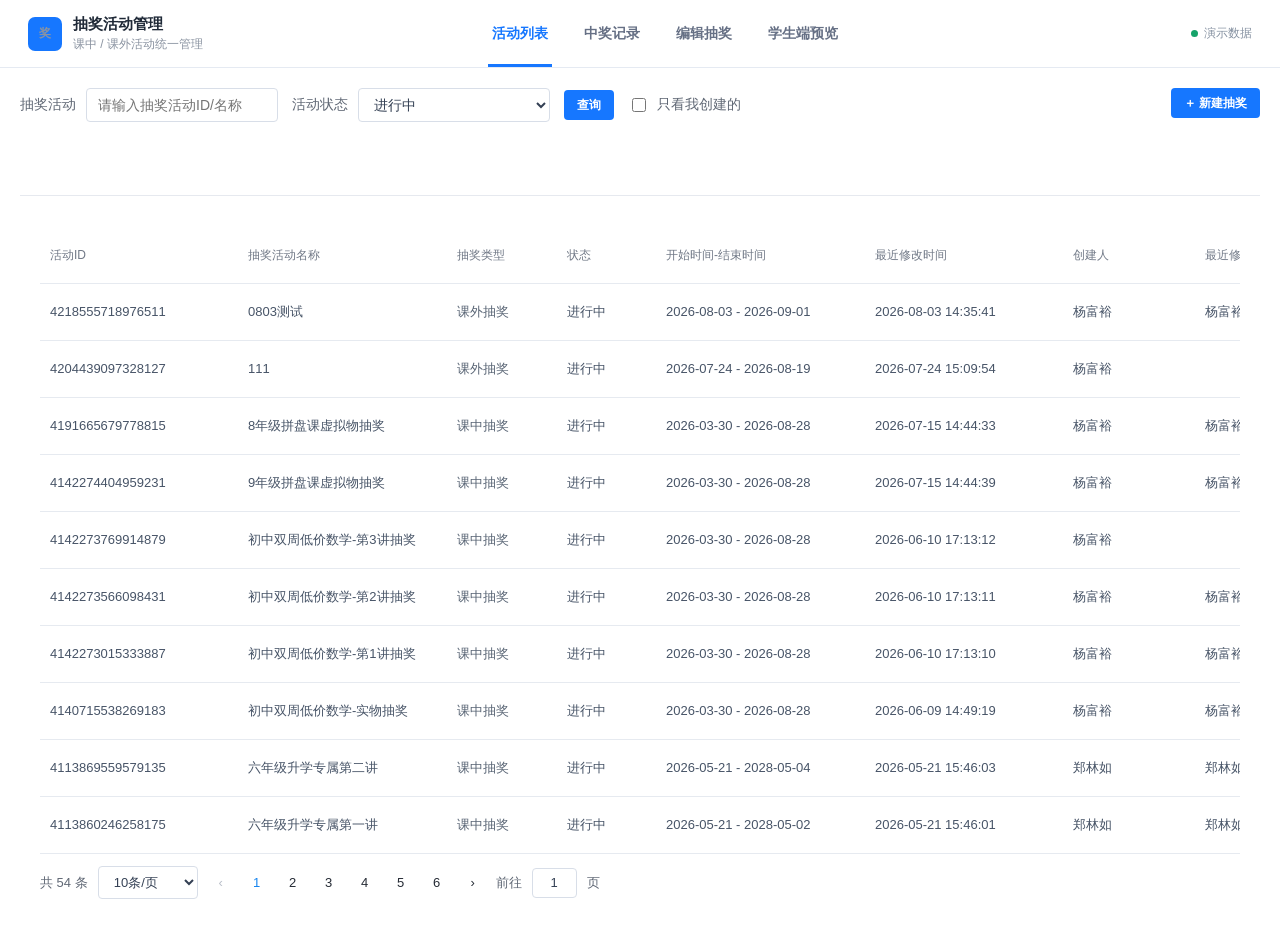
<file: index.html>
<!doctype html>
<html lang="zh-CN">
<head>
  <meta charset="utf-8">
  <meta name="viewport" content="width=device-width, initial-scale=1">
  <title>抽奖活动管理 Demo</title>
  <link rel="icon" href="data:,">
  <link rel="stylesheet" href="styles.css">
</head>
<body>
  <header class="app-header">
    <div class="brand-block"><span class="brand-mark">奖</span><div><strong>抽奖活动管理</strong><span>课中 / 课外活动统一管理</span></div></div>
    <nav class="view-tabs" aria-label="原型视图">
      <button class="view-tab active" data-view="list">活动列表</button>
      <button class="view-tab" data-view="teacherRecords">中奖记录</button>
      <button class="view-tab" data-view="detail" id="detailNavTab">编辑抽奖</button>
      <button class="view-tab" data-view="student">学生端预览</button>
    </nav>
    <div class="header-meta"><span class="status-dot"></span>演示数据</div>
  </header>

  <main>
    <section id="listView" class="view active admin-view admin-list-page">
      <section class="admin-list-query">
        <div class="admin-query-fields">
          <label><span>抽奖活动</span><input id="activityKeyword" placeholder="请输入抽奖活动ID/名称"></label>
          <label><span>活动状态</span><select id="activityStatusFilter"><option>进行中</option><option>已结束</option><option>全部</option></select></label>
          <button class="btn primary compact" id="searchBtn">查询</button>
          <label class="creator-only"><input type="checkbox"> 只看我创建的</label>
        </div>
        <button class="btn primary compact" id="createBtn">＋ 新建抽奖</button>
      </section>

      <section class="admin-list-result">
        <div class="table-wrap list-table-wrap">
          <table class="activity-table admin-activity-table">
            <thead><tr><th>活动ID</th><th>抽奖活动名称</th><th>抽奖类型</th><th>状态</th><th>开始时间-结束时间</th><th>最近修改时间</th><th>创建人</th><th>最近修改人</th><th>操作</th></tr></thead>
            <tbody id="activityListBody"></tbody>
          </table>
        </div>
        <div class="admin-pagination"><span id="activityCount">共 10 条</span><select aria-label="每页条数"><option>10条/页</option></select><button disabled>‹</button><button class="active">1</button><button>2</button><button>3</button><button>4</button><button>5</button><button>6</button><button>›</button><span>前往</span><input value="1" aria-label="页码"><span>页</span></div>
      </section>
    </section>

    <section id="teacherRecordsView" class="view teacher-records-view">
      <div class="teacher-records-heading"><h1>中奖记录</h1><button class="teacher-copy-link-button" id="copyTeacherLotteryLink" type="button">复制抽奖链接</button></div>
      <section class="teacher-records-filters" aria-label="中奖记录筛选">
        <label class="teacher-class-filter"><span>在读小班：</span><select id="teacherClassFilter"><option>3955215947678207</option></select><small>最多展示最近3周内已开课和已结课的15个小班</small></label>
        <label><span>抽奖类型：</span><select id="teacherLotteryTypeFilter"><option value="all">全部</option><option value="class">课中抽奖</option><option value="post">课外抽奖</option></select></label>
        <label><span>奖品类型：</span><select id="teacherPrizeTypeFilter"><option value="all">请选择奖品类型</option><option value="皮肤">皮肤</option><option value="勋章">勋章</option><option value="实物">实物</option></select></label>
        <label><span>课节：</span><select id="teacherLessonFilter"><option value="all">请选择课节</option><option value="读绘本学表达：轻松写出比喻句">读绘本学表达：轻松写出比喻句</option></select></label>
        <label><span>学生：</span><input id="teacherStudentFilter" placeholder="姓名/手机号/编号"></label>
        <button class="teacher-export-button" id="exportTeacherRecords" type="button">导出中奖记录</button>
      </section>
      <section class="teacher-records-result">
        <div class="teacher-records-table-wrap">
          <table class="teacher-records-table">
            <thead><tr><th>课节</th><th>抽奖类型</th><th>抽奖ID</th><th>抽奖名称</th><th>发起角色</th><th>发起人</th><th>学生姓名</th><th>学生编号</th><th>是否续报</th><th>奖品类型</th><th>奖品名称</th><th>中奖时间</th><th>收货信息</th></tr></thead>
            <tbody id="teacherRecordsBody"></tbody>
          </table>
        </div>
        <div class="teacher-records-pagination"><select aria-label="每页条数"><option>10条/页</option></select><button disabled>‹</button><button class="active">1</button><button>›</button><span>前往</span><input value="1" aria-label="页码"><span>页</span></div>
      </section>
    </section>

    <section id="classDetailView" class="view admin-view class-detail-view">
      <div class="class-detail-toolbar"><button class="btn secondary" id="backFromClassDetail">返回列表</button></div>

      <section class="class-view-section">
        <div class="class-view-title"><h2>基本信息</h2></div>
        <div class="class-info-grid">
          <div><span><i>*</i> 活动名称：</span><strong id="classDetailName"></strong></div>
          <div><span><i>*</i> 活动时间：</span><strong id="classDetailTime"></strong></div>
          <div><span><i>*</i> 可发起抽奖角色：</span><strong>主讲</strong></div>
          <div><span><i>*</i> 本抽奖可用总次数：</span><strong>2</strong></div>
          <div><span><i>*</i> 中奖学生范围：</span><strong>从未续报中抽取</strong></div>
          <div><span>多课节防重复中奖：</span><strong>否</strong><small>未开启，该抽奖活动学生可在不同课节重复中奖</small></div>
          <div><span><i>*</i>（单课节内）能否重复中奖：</span><strong>不能重复中奖</strong></div>
          <div><span><i>*</i> 抽奖样式：</span><strong>奖池</strong></div>
        </div>
      </section>

      <section class="class-view-section class-readonly-relation">
        <div class="class-view-title"><h2>抽奖互斥规则</h2><span>互斥规则由课外抽奖活动配置，当前页面仅支持查看</span></div>
        <div class="table-wrap"><table class="class-relation-table"><thead><tr><th>互斥抽奖</th><th>课外抽奖中奖后，参与课中抽奖</th><th>课中抽奖中奖后，参与课外抽奖</th></tr></thead><tbody id="classRelationBody"></tbody></table></div>
      </section>

      <section class="class-view-section">
        <div class="class-view-title"><h2>奖品设置</h2></div>
        <div class="table-wrap"><table class="class-prize-table"><thead><tr><th>奖品名称</th><th>奖品类型</th><th>图片</th><th>奖品数量</th><th>中奖比例</th><th>虚拟中奖人数</th></tr></thead><tbody id="classPrizeBody"></tbody></table></div>
        <div class="class-participation-prize"><span>参与奖：</span><strong>积分</strong><b>100</b></div>
      </section>

      <section class="class-view-section">
        <div class="class-view-title"><h2>适用课程/班级</h2></div>
        <div class="sub-tabs"><button type="button" class="active">按课程</button><button type="button">按大班</button><button type="button">小灶课</button></div>
        <div class="sub-tabs secondary-tabs"><button type="button" class="active">手动输入</button><button type="button">手动选择</button><span>**两种方式只能二选一**</span></div>
        <pre class="class-id-view">3953636989879295
3953639342621183</pre>
      </section>
    </section>

    <section id="detailView" class="view admin-view edit-view">
      <div class="page-heading">
        <div><p class="breadcrumb"><button class="breadcrumb-link" id="backToList">抽奖活动</button> / <span id="detailModeLabel">编辑抽奖</span></p><h1 id="detailTitle"></h1><p class="page-desc" id="detailId"></p></div>
        <div class="heading-actions"><button class="btn secondary" id="copyCurrentBtn">复制抽奖</button><button class="btn secondary" id="openStudentBtn">预览学生端</button><button class="btn primary" id="saveEditTopBtn">保存</button></div>
      </div>

      <form id="editActivityForm">
        <section class="form-section lottery-type-section">
          <div class="section-title"><h2>抽奖类型</h2></div>
          <div class="legacy-form lottery-type-form">
            <div class="legacy-field lottery-type-field">
              <span><i>*</i> 选择类型：</span>
              <div class="type-choice-grid" role="radiogroup" aria-label="抽奖类型">
                <label class="type-choice"><input type="radio" name="editLotteryType" value="class"><span><b>课中抽奖</b><small>课堂内由老师发起，学生在上课期间参与</small></span></label>
                <label class="type-choice"><input type="radio" name="editLotteryType" value="post"><span><b>课外抽奖</b><small>课堂外通过抽奖链接参与，点击后立即出结果</small></span></label>
              </div>
            </div>
          </div>
        </section>
        <section class="form-section edit-form-section">
          <div class="section-title"><h2>基本信息</h2></div>
          <div class="legacy-form">
            <label class="legacy-field"><span><i>*</i> 活动名称：</span><input id="editActivityName" maxlength="20" placeholder="请输入20个字以内的活动名称"></label>
            <label class="legacy-field"><span><i>*</i> 活动时间：</span><div class="input-pair"><input type="date" value="2026-08-03"><b>至</b><input type="date" value="2026-08-07"></div></label>
            <div class="legacy-field class-only-section" data-type-section="class"><span><i>*</i> 可发起抽奖角色：</span><div class="inline-options"><label><input type="checkbox" checked> 主讲</label><label><input type="checkbox"> 辅导</label></div></div>
            <div class="legacy-field class-only-section" data-type-section="class"><span><i>*</i> 本抽奖可用总次数：</span><div class="number-stepper"><button type="button" aria-label="减少次数">−</button><input type="number" value="1" min="1"><button type="button" aria-label="增加次数">＋</button></div><b class="field-unit">次</b></div>
            <div class="legacy-field"><span><i>*</i> 中奖学生范围：</span><div class="inline-options"><label><input type="radio" name="winnerRange" checked> 全部学生</label><label><input type="radio" name="winnerRange"> 从已续报中抽取</label><label><input type="radio" name="winnerRange"> 从未续报中抽取</label></div></div>
            <div class="legacy-field class-only-section" data-type-section="class"><span>多课节防重复中奖：</span><div class="toggle-row"><button class="switch-toggle" type="button" aria-label="多课节防重复中奖" aria-pressed="false"><i></i></button><b>关闭</b><small>未开启，该抽奖活动学生可在不同课节重复中奖</small></div></div>
            <div class="legacy-field class-only-section align-start" data-type-section="class"><span><i>*</i>（单课节内）能否重复中奖：</span><div class="stack-options"><label><input type="radio" name="lessonDuplicate" checked> 不能重复中奖</label><label><input type="radio" name="lessonDuplicate"> 可以重复中奖，从剩余奖品中随机（适用于多个奖品）</label></div></div>
            <div class="legacy-field class-only-section" data-type-section="class"><span><i>*</i> 抽奖样式：</span><div class="inline-options"><label><input type="radio" name="lotteryStyle"> 福袋</label><label class="blue-option"><input type="radio" name="lotteryStyle" checked> 奖池</label></div></div>
            <div class="legacy-field lottery-link-field hidden" id="lotteryLinkRow"><span>抽奖链接：</span><div class="lottery-link-control"><div class="lottery-link-input"><input id="editLotteryLink" type="text" readonly aria-label="抽奖链接"><button class="copy-link-button" type="button" id="copyLotteryLinkBtn">复制链接</button></div><small>活动保存并启用后，学生可通过此链接参与；活动结束或下架后链接自动失效。</small></div></div>
          </div>
        </section>

        <section class="form-section relation-section post-only-section" data-type-section="post">
          <div class="section-title"><div><h2>抽奖互斥规则</h2><span id="relationSectionSubtitle">分别配置课中中奖后参与课外、课外中奖后参与课中的中奖限制</span></div><button class="btn secondary compact" type="button" id="addRelationBtn">＋ 添加互斥抽奖</button></div>
          <div class="table-wrap"><table class="relation-table"><thead><tr><th>互斥抽奖</th><th>课中抽奖中奖后，参与课外抽奖</th><th>课外抽奖中奖后，参与课中抽奖</th><th id="relationActionHeader">操作</th></tr></thead><tbody id="relationBody"></tbody></table></div>
          <div class="relation-help"><strong>规则说明</strong><span>“已中奖不可中奖”允许学生正常参与抽奖，但不会再次中奖。</span></div>
        </section>

        <section class="form-section prize-edit-section">
          <div class="section-title"><h2>奖品设置</h2><button class="btn primary compact" type="button" id="addPrizeBtn">＋ 添加奖品</button></div>
          <div class="notice warning prize-inventory-notice post-only-section" data-type-section="post"><b>课外奖品规则</b><span>课外奖品配置中奖概率和发放数量上限；实物奖品可选择不限量，请根据实际库存配置，避免奖品超发。</span></div>
          <div class="table-wrap"><table class="edit-prize-table"><thead><tr><th>奖品名称</th><th>奖品类型</th><th>图片</th><th id="prizeQuantityHeader">奖品数量</th><th id="prizeProbabilityHeader">中奖比例</th><th id="prizeVirtualHeader">虚拟中奖人数</th><th id="prizeActionHeader">操作</th></tr></thead><tbody id="detailPrizeBody"></tbody></table></div>
          <div class="participant-row class-only-section" id="participantRow" data-type-section="class"><span>参与奖：</span><select><option>请选择奖品类型</option><option>实物</option><option>虚拟权益</option></select><input placeholder="请输入奖品数量"></div>
        </section>

        <section class="form-section course-section">
          <div class="section-title"><h2>适用课程/班级</h2></div>
          <div class="sub-tabs"><button type="button" class="active">按课程</button><button type="button">按大班</button><button type="button">小灶课</button></div>
          <div class="sub-tabs secondary-tabs"><button type="button" class="active">手动输入</button><button type="button">手动选择</button><span>两种方式只能二选一</span></div>
          <textarea class="class-ids" aria-label="课程ID" placeholder="请输入课程ID，每个课程ID一行">3953636989879295
3953639342621183</textarea>
        </section>

        <div class="edit-footer"><button class="btn primary" type="submit">保存</button><button class="btn secondary" type="button" id="cancelEditBtn">取消</button></div>
      </form>
    </section>

    <section id="studentView" class="view student-workspace">
      <aside class="prototype-controls">
        <p class="breadcrumb">学生端演示</p><h1>课外抽奖链接</h1>
        <div class="control-group"><span>1. 活动与资格</span><div class="segmented student-scenario-control" data-field="activityEligibility"><button class="active" data-value="valid">链接有效·有资格</button><button data-value="not_started">活动未开始</button><button data-value="expired">链接失效</button><button data-value="ineligible">无参与资格</button><button data-value="auth_required">需登录/身份异常</button></div></div>
        <div class="control-group"><span>2. 课中抽奖记录</span><div class="segmented student-scenario-control" data-field="classLotteryStatus"><button class="active" data-value="not_joined">未参与课中抽奖</button><button data-value="lost">课中参与未中奖</button><button data-value="won_physical_pending">课中实物中奖·待填地址</button><button data-value="won_physical_filled">课中实物中奖·已填地址</button><button data-value="won_virtual">课中虚拟奖中奖</button></div></div>
        <div class="control-group"><span>3. 本次课外抽奖状态</span><div class="segmented student-scenario-control" data-field="participationStatus"><button class="active" data-value="not_joined">未参与</button><button data-value="participated">已参与</button></div></div>
        <div class="control-group"><span>4. 开奖结果及领取状态</span><div class="segmented student-scenario-control" data-field="lotteryOutcome" id="lotteryOutcomeControl"><button class="active" data-value="physical_pending">中实物奖</button><button class="hidden" data-value="physical_filled">实物奖·已填地址</button><button data-value="virtual">中虚拟奖</button><button data-value="no_win">未中奖</button></div></div>
        <div class="control-group"><span>5. 抽奖样式</span><div class="segmented student-scenario-control" data-field="lotteryVisualStyle"><button class="active" data-value="wheel">大转盘</button><button data-value="slot">老虎机 / 跑马灯</button></div></div>
        <div class="control-group" id="wheelCountGroup"><span>6. 大转盘奖品数量</span><div class="segmented student-scenario-control wheel-count-control" data-field="wheelDemoCount"><button class="active" data-value="legacy">原版样式</button><button data-value="1">1个</button><button data-value="2">2个</button><button data-value="3">3个</button><button data-value="5">5个</button><button data-value="8">8个</button></div><small class="control-note">原版样式为默认；少于2个真实奖品时补“幸运奖”视觉占位；后台最多配置8个奖品</small></div>
        <div class="control-group hidden" id="slotCountGroup"><span>6. 业务配置奖品数</span><div class="segmented student-scenario-control slot-count-control" data-field="slotPrizeCount"><button data-value="1">1个</button><button data-value="2">2个</button><button data-value="3">3个</button><button data-value="4">4个</button><button data-value="5">5个</button><button data-value="6">6个</button><button data-value="7">7个</button><button class="active" data-value="8">8个</button></div><small class="control-note" id="slotLayoutHint">当前采用9宫格：8个真实奖品 + 1个谢谢参与</small><small class="control-note">幸运奖按第2、第4、第6、第8个奖品位优先补齐；谢谢参与固定排在最后</small></div>
        <div class="control-group"><span>7. 正式课状态</span><div class="segmented student-scenario-control" data-field="formalCourseStatus"><button class="active" data-value="not_enrolled">未报名</button><button data-value="enrolled">已报名·隐藏入口</button><button data-value="unknown">查询异常·隐藏入口</button></div></div>
        <div class="control-group"><span>8. 售卖链接匹配</span><div class="segmented student-scenario-control" data-field="salesLinkStatus"><button class="active" data-value="single">命中1个班级</button><button data-value="multiple">命中多个·按班级顺序</button><button data-value="none">无有效链接·隐藏入口</button></div><small class="control-note" id="salesLinkSelectionHint">将跳转：数学体验A班报名页</small></div>
        <button class="btn secondary" id="resetLotteryBtn">重置本次结果</button>
        <div class="simulation-summary"><span id="summaryRuleLabel">即时中奖率</span><strong id="summaryRuleValue">100%</strong><span>地址截止</span><strong>本期活动结束</strong></div>
      </aside>
      <div class="phone-stage"><div class="phone-shell"><div class="phone-screen">
        <div class="dynamic-island"></div><div class="status-bar"><span>9:41</span><span>5G&nbsp;&nbsp;▰</span></div>
        <div class="student-page">
          <header class="student-header"><button class="round-icon">×</button><span id="studentActivityTitle">0803测试</span><button class="student-rules-link" data-open-rules>规则</button></header>
          <div id="activeLotteryState" class="lottery-state active">
            <div class="lottery-decorations" aria-hidden="true"><i class="decor-envelope one"></i><i class="decor-envelope two"></i><i class="decor-coin one">¥</i><i class="decor-coin two">¥</i></div>
            <div class="student-copy"><h2>幸运大奖等你来拿</h2></div>
            <div class="lottery-visual" id="wheelVisual">
              <div class="wheel-area"><div class="wheel-rim"><div class="wheel-lights" id="wheelLights" aria-hidden="true"></div><div class="wheel" id="wheel"><div id="wheelLabels"></div></div><div class="wheel-pointer" aria-hidden="true"></div><button class="spin-button" id="spinButton"><span>幸运</span><small>点击抽奖</small></button></div><div class="wheel-shadow"></div></div>
              <button class="student-lottery-cta" id="studentLotteryCta">立即参与抽奖</button>
            </div>
            <div class="lottery-visual slot-area hidden" id="slotVisual">
              <div class="slot-machine">
                <div class="slot-top-sign"><span>LUCKY</span><strong>幸运抽奖</strong><small>好礼等你来</small></div>
                <div class="slot-screen"><div class="slot-grid slot-grid-9" id="slotGrid" aria-label="奖品跑马灯"></div></div>
                <button class="slot-draw-button" id="slotDrawButton" type="button"><span>立即参与</span><small>点击开始抽奖</small></button>
              </div>
              <div class="slot-machine-shadow" aria-hidden="true"></div>
            </div>
          </div>
          <div id="expiredLotteryState" class="lottery-state blocked-state"><div class="blocked-icon expired">期</div><h2>活动已结束</h2><p>本期抽奖链接已经失效</p><span class="expired-note">收货地址入口已同步关闭</span></div>
          <div id="ineligibleLotteryState" class="lottery-state blocked-state"><div class="blocked-icon">限</div><h2>暂时无法参与</h2><p>你不在本次抽奖活动的适用课程或班级中</p><span class="expired-note">如有疑问，请联系辅导老师</span></div>
          <div id="notStartedLotteryState" class="lottery-state blocked-state"><div class="blocked-icon">待</div><h2>活动尚未开始</h2><p>请在活动开始后再来参与抽奖</p><span class="expired-note">具体时间以老师通知为准</span></div>
          <div id="authRequiredLotteryState" class="lottery-state blocked-state"><div class="blocked-icon">登</div><h2>请先登录</h2><p>登录后才能确认你的抽奖资格</p><button class="student-secondary">登录并重试</button></div>
          <button class="floating-record-entry hidden" id="floatingRecordEntry" type="button"><span>奖</span>中奖记录</button>
        </div>

        <section class="student-subpage" id="addressPage" aria-label="选择收货地址">
          <header class="subpage-header"><button class="subpage-back" data-student-back>‹</button><h2>收货地址</h2></header>
          <p class="address-notice">为保证实物奖品能够顺利邮寄给您，请选择正确的地址</p>
          <div class="address-list">
            <button class="address-option" data-address-name="李易峰" data-address-phone="15000000000" data-address-detail="江西省 抚州市 临川区 今天街道办事处"><strong>李易峰&nbsp;&nbsp;15000000000</strong><span>默认</span><p>江西省 抚州市 临川区 今天街道办事处</p><i>›</i></button>
            <button class="address-option" data-address-name="喝几口" data-address-phone="12345678923" data-address-detail="北京市 北京市 东城区 辜鸿铭套裤"><strong>喝几口&nbsp;&nbsp;12345678923</strong><p>北京市 北京市 东城区 辜鸿铭套裤</p><i>›</i></button>
          </div>
          <button class="address-add" id="addAddressBtn">＋ 新建收货地址</button>
        </section>

        <section class="student-subpage" id="addressFormPage" aria-label="新建收货地址">
          <header class="subpage-header"><button class="subpage-back" id="backToAddressList">‹</button><h2>新建收货地址</h2></header>
          <form class="address-form" id="studentAddressForm">
            <label><span>收货人</span><input id="recipientName" required placeholder="请输入收货人姓名"></label>
            <label><span>手机号</span><input id="recipientPhone" required inputmode="numeric" placeholder="请输入手机号"></label>
            <label><span>所在地区</span><input id="recipientRegion" required placeholder="省 / 市 / 区"></label>
            <label><span>详细地址</span><textarea id="recipientDetail" required placeholder="街道、门牌号等详细信息"></textarea></label>
            <button type="submit">保存并使用</button>
          </form>
        </section>

        <section class="student-subpage record-page" id="winningRecordsPage" aria-label="中奖信息">
          <header class="subpage-header"><button class="subpage-back" data-student-back>‹</button><h2>中奖信息</h2></header>
          <div class="winning-record-list">
            <article class="winning-record-card physical-record" id="primaryWinningRecord"><img id="primaryRecordImage" src="assets/prize-projector.png" alt="投影仪"><div class="record-main"><div class="record-title"><h3 id="primaryRecordTitle">投影仪</h3><span class="lottery-source-tag post" id="primaryRecordSource">课外抽奖</span></div><p id="primaryRecordDescription">实物奖品请在活动结束前填写收货地址</p><time>2026.08.05 18:30:15</time><div class="record-address" id="recordAddress"><strong><span id="recordAddressName">李易峰</span><span id="recordAddressPhone">15000000000</span></strong><p id="recordAddressDetail">江西省 抚州市 临川区 今天街道办事处</p></div></div><button class="record-address-action" id="recordAddressAction">选择收货地址</button><button class="record-arrow hidden" id="editRecordAddress">›</button></article>
            <article class="winning-record-card"><img src="assets/prize-robot.png" alt="专注之星勋章"><div class="record-main"><div class="record-title"><h3>专注之星勋章</h3><span class="lottery-source-tag class">课中抽奖</span></div><p>请在“小盒课堂-我的-勋章”查看</p><time>2026.08.03 19:42:06</time></div><button class="record-action">去查看</button></article>
            <article class="winning-record-card"><img src="assets/prize-camera.png" alt="限定课堂皮肤"><div class="record-main"><div class="record-title"><h3>限定课堂皮肤</h3><span class="lottery-source-tag post">课外抽奖</span></div><p>请在“小盒课堂-我的-小象助学官”查看/换装</p><time>2026.07.28 20:08:31</time></div><button class="record-action">去查看</button></article>
            <article class="winning-record-card"><img src="assets/prize-projector.png" alt="课堂投影仪"><div class="record-main"><div class="record-title"><h3>课堂投影仪</h3><span class="lottery-source-tag class">课中抽奖</span></div><p>实物奖品请联系辅导老师领取</p><time>2026.07.21 19:16:42</time></div></article>
          </div>
        </section>

        <section class="student-subpage signup-page" id="courseSignupPage" aria-label="正式课程报名">
          <header class="subpage-header"><button class="subpage-back" data-student-back>‹</button><h2>正式课程报名</h2></header>
          <div class="signup-hero"><span>已为你匹配</span><h2 id="courseSignupClass">数学体验A班</h2><p>跟着老师继续学习，系统化巩固课堂知识</p></div>
          <div class="signup-offer"><small>正式课程</small><strong>5节进阶课程</strong><p>报名后由辅导老师联系确认课程安排</p><div><b>¥99</b><span>限时体验价</span></div></div>
          <div class="signup-target"><span>当前报名页面</span><code id="courseSignupUrl">https://h5.xiaohe.com/course/signup?class_id=3953636989879295</code></div>
          <button class="signup-submit" id="courseSignupSubmit" type="button">立即报名</button>
        </section>

        <section class="student-subpage rules-page" id="lotteryRulesPage" aria-label="抽奖规则">
          <header class="subpage-header"><button class="subpage-back" id="backFromRules">‹</button><h2>抽奖规则</h2><span></span></header>
          <div class="rules-content">
            <section><h3>参与说明</h3><p>活动面向适用课程或班级的学生开放，抽奖结果以页面最终展示为准。</p></section>
            <section><h3>中奖限制</h3><p>如已在关联的课中抽奖中中奖，仍可参与本次课外抽奖，但不会重复中奖。</p></section>
            <section><h3>奖品领取</h3><p>实物奖品需在活动结束前填写收货地址；虚拟权益沿用现有奖品发放方式。</p></section>
            <section><h3>有效期限</h3><p>招生活动结束后，抽奖链接及实物奖品收货地址入口同步失效。</p></section>
          </div>
        </section>

        <div class="modal-backdrop student-modal-backdrop" id="resultModal" aria-hidden="true"><div class="student-result" id="studentResult"><button class="result-close" data-close="resultModal">×</button><div class="result-gift" aria-hidden="true"><i></i></div><div class="result-badge" id="resultBadge">中奖啦</div><h2 class="result-heading">我的奖品</h2><div class="result-image"><img id="resultImage" src="assets/prize-projector.png" alt="投影仪"><img id="noWinImage" src="assets/thanks-placeholder.png" alt="谢谢参与"></div><h3 id="resultTitle">投影仪</h3><p id="resultDescription">请在活动结束前填写收货地址</p><button class="student-primary" id="addressBtn">填写收货地址</button><button class="student-secondary hidden" id="recordBtn">查看中奖记录</button><button class="student-secondary" id="courseBtn">跟着老师继续学</button><small id="resultDeadline">逾期未填写，奖品将自动失效</small></div></div>

        <div class="modal-backdrop student-modal-backdrop" id="usedChanceModal" aria-hidden="true"><div class="used-chance-card"><button class="used-chance-close" data-close="usedChanceModal">×</button><div class="chance-wheel" aria-hidden="true"><i></i></div><h2>您的抽奖机会已用完哦~</h2><p>无法再参与本次抽奖活动了哦~</p><button class="used-chance-action" id="usedChanceAction">查看中奖记录</button></div></div>
        <div class="home-indicator"></div>
      </div></div></div>
    </section>
  </main>

  <div class="modal-backdrop" id="relationModal" aria-hidden="true">
    <div class="modal"><div class="modal-header"><h2>添加互斥抽奖</h2><button class="close-modal" data-close="relationModal">×</button></div><form id="relationForm" class="copy-form"><div class="field"><span>互斥抽奖</span><div class="activity-picker"><input id="relationActivitySearch" autocomplete="off" placeholder="输入抽奖名称或活动ID查询" aria-label="查询互斥抽奖" aria-controls="relationActivityResults"><input type="hidden" id="relationActivity"><div id="relationActivityResults" class="activity-picker-results" role="listbox"></div></div></div><label class="field relation-rule-field"><span>课中抽奖中奖后，参与课外抽奖</span><select id="relationIntoCurrent"><option value="none">不限制</option><option value="no_win">已中奖不可中奖</option></select></label><label class="field relation-rule-field"><span>课外抽奖中奖后，参与课中抽奖</span><select id="relationIntoOther"><option value="none">不限制</option><option value="no_win">已中奖不可中奖</option></select></label><div class="modal-actions"><button type="button" class="btn secondary" data-close="relationModal">取消</button><button class="btn primary" type="submit">保存规则</button></div></form></div>
  </div>

  <div class="modal-backdrop" id="teacherLotteryLinkModal" aria-hidden="true">
    <div class="modal lottery-link-picker-modal" role="dialog" aria-modal="true" aria-labelledby="teacherLotteryLinkTitle">
      <div class="modal-header"><div><h2 id="teacherLotteryLinkTitle">选择课外抽奖活动</h2><small class="modal-header-subtitle">当前小班匹配到多个可用活动，请选择后复制链接</small></div><button class="close-modal" data-close="teacherLotteryLinkModal" aria-label="关闭">×</button></div>
      <div class="lottery-link-picker-body">
        <div class="lottery-link-picker-tip"><strong>选择后即可复制</strong><span>活动规则由运营配置，辅导仅负责分发链接</span></div>
        <div id="teacherLotteryLinkOptions" class="lottery-link-options" role="radiogroup" aria-label="可用课外抽奖活动"></div>
      </div>
      <div class="modal-actions lottery-link-picker-actions"><button type="button" class="btn secondary" data-close="teacherLotteryLinkModal">取消</button><button class="btn primary" type="button" id="confirmTeacherLotteryLink">复制选中链接</button></div>
    </div>
  </div>

  <div class="modal-backdrop" id="prizeModal" aria-hidden="true">
    <div class="modal prize-editor-modal"><div class="modal-header"><h2>添加奖品</h2><button class="close-modal" data-close="prizeModal">×</button></div>
      <form id="prizeForm" class="prize-editor-form">
        <label><span><i>*</i> 奖品名称：</span><input id="newPrizeName" required></label>
        <label><span><i>*</i> 奖品类型：</span><select id="newPrizeType"><option>实物</option><option>优惠券</option><option>学贝</option><option>皮肤</option><option>勋章</option></select></label>
        <div class="prize-image-field"><span>奖品图片：</span><div class="upload-preview"><img id="newPrizePreview" src="assets/prize-projector.png" alt="奖品预览"><b>✓</b></div><small>支持格式：jpg、png<br>宽高比例：1:1<br>单个文件不能超过5MB</small></div>
        <label class="align-start"><span><i>*</i> 奖品说明：</span><div><textarea id="newPrizeDesc">实物奖品请联系辅导老师领取</textarea><small>奖品说明会显示在学生侧</small></div></label>
        <div class="prize-rule-field class-prize-rule"><span><i>*</i> 奖品数量：</span><div><div class="inline-options"><label><input type="radio" name="prizeMode" value="fixed"> 奖品数量固定</label><label class="blue-option"><input type="radio" name="prizeMode" value="ratio" checked> 数量不固定，按比例（在线人数或参与人数）</label></div><div class="unit-input"><input id="newPrizeValue" type="number" value="30" min="1"><span id="newPrizeUnit">%</span></div></div></div>
        <div class="prize-rule-field class-prize-rule"><span><i>*</i> 虚拟中奖人数：</span><label class="inline-options"><input type="radio" checked> 否</label></div>
        <div id="postPrizeRules" class="post-prize-rules hidden">
          <div class="prize-rule-field"><span><i>*</i> 中奖概率：</span><div><div class="unit-input"><input id="newPrizeProbability" type="number" value="10" min="0" max="100" step="0.1"><span>%</span></div><small>每位符合中奖范围的学生，按该概率随机获得奖品</small></div></div>
          <div class="prize-rule-field"><span>发放数量上限：</span><div><div class="inventory-option"><label class="inline-options"><input id="newPrizeUnlimited" type="checkbox"> 不限量</label><div class="unit-input inventory-cap-input"><input id="newPrizeCap" type="number" min="1" placeholder="请输入最多发放份数"><span>份</span></div></div><small>实物奖品建议设置上限，虚拟权益可选择不限量</small></div></div>
        </div>
        <div class="modal-actions"><button class="btn primary" type="submit">保存</button><button class="btn secondary" type="button" data-close="prizeModal">取消</button></div>
      </form>
    </div>
  </div>

  <div class="toast" id="toast" role="status"></div>
  <script src="app.js"></script>
</body>
</html>
</file>
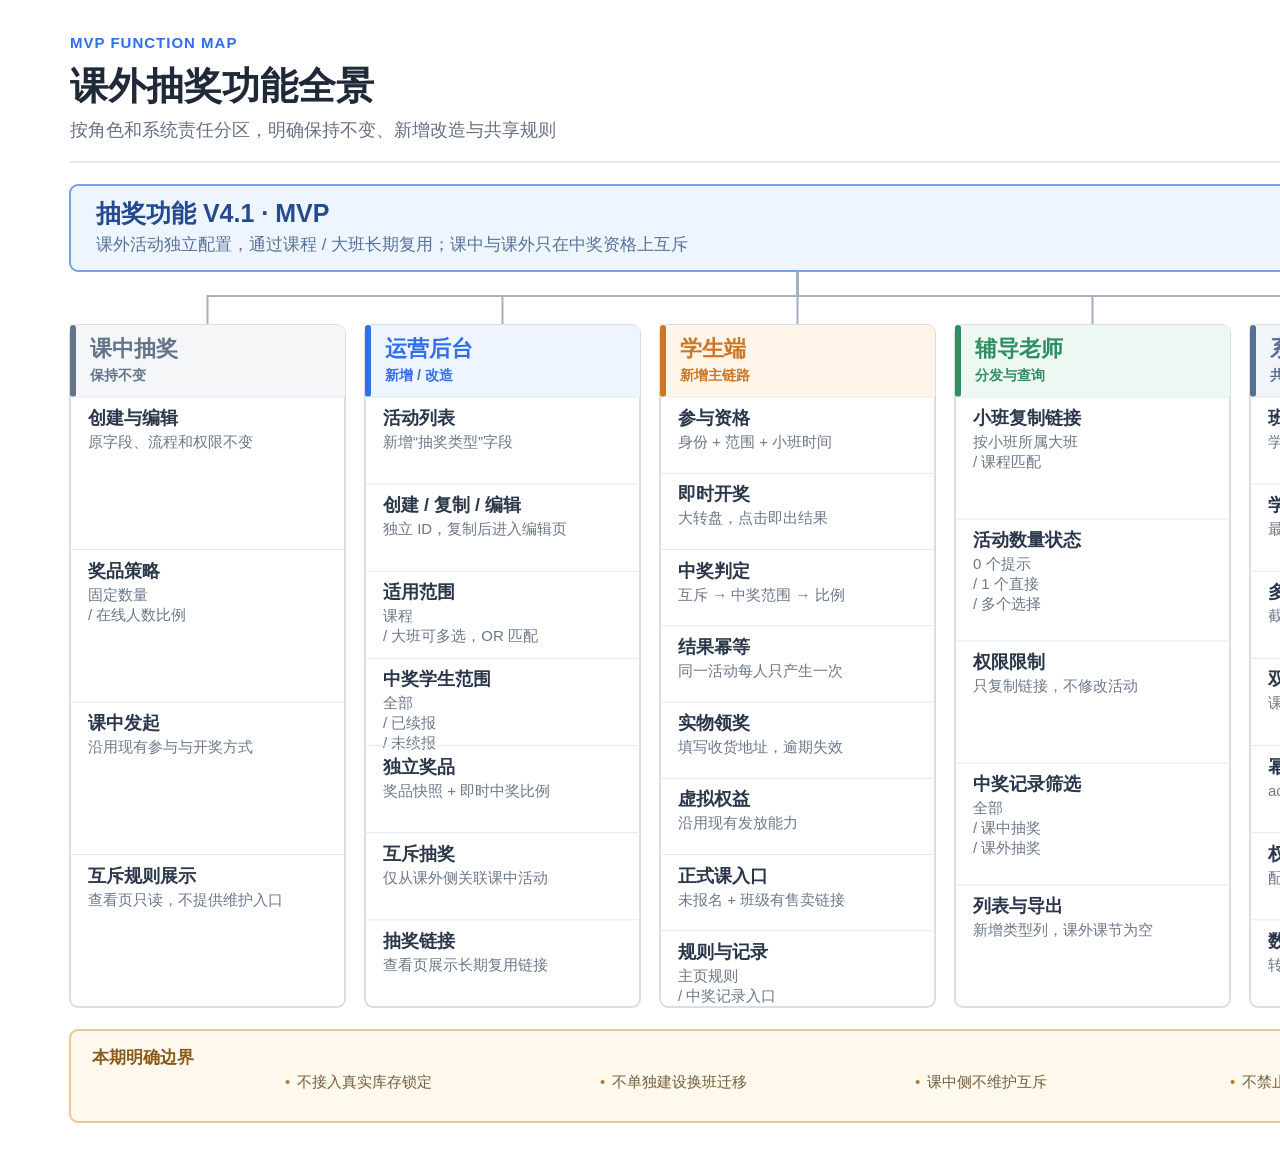
<file: feature-map.html>
<!doctype html>
<html lang="zh-CN">
<head>
  <meta charset="utf-8">
  <meta name="viewport" content="width=device-width, initial-scale=1">
  <title>课外抽奖功能全景图</title>
  <style>
    *{box-sizing:border-box}
    html,body{margin:0;width:1600px;height:1160px;overflow:hidden;background:#fff;color:#243044;font-family:-apple-system,BlinkMacSystemFont,"PingFang SC","Microsoft YaHei",Arial,sans-serif}
    svg{display:block;width:1600px;height:1160px;background:#fff}
    .eyebrow{font-size:15px;font-weight:700;fill:#2f6feb;letter-spacing:1px}
    .title{font-size:38px;font-weight:700;fill:#1f2937;letter-spacing:0}
    .subtitle{font-size:18px;fill:#667085;letter-spacing:0}
    .root-title{font-size:25px;font-weight:700;fill:#244b8f;letter-spacing:0}
    .root-sub{font-size:17px;fill:#58719b;letter-spacing:0}
    .lane-title{font-size:22px;font-weight:700;letter-spacing:0}
    .lane-tag{font-size:14px;font-weight:700;letter-spacing:0}
    .item-title{font-size:18px;font-weight:700;fill:#2b374a;letter-spacing:0}
    .item-sub{font-size:15px;fill:#6b778a;letter-spacing:0}
    .branch{fill:none;stroke:#a4afbf;stroke-width:2}
    .boundary-title{font-size:17px;font-weight:700;fill:#8a5a18;letter-spacing:0}
    .boundary-item{font-size:15px;fill:#755e3d;letter-spacing:0}
  </style>
</head>
<body>
  <svg id="featureMap" role="img" aria-labelledby="mapTitle mapDesc"></svg>
  <script>
    const svg = document.getElementById('featureMap');
    const esc = value => String(value).replace(/[&<>"']/g, char => ({'&':'&amp;','<':'&lt;','>':'&gt;','"':'&quot;',"'":'&#39;'}[char]));
    const lanes = [
      {
        x:70,
        title:'课中抽奖',
        tag:'保持不变',
        color:'#64748b',
        soft:'#f4f6f8',
        items:[
          ['创建与编辑','原字段、流程和权限不变'],
          ['奖品策略','固定数量 / 在线人数比例'],
          ['课中发起','沿用现有参与与开奖方式'],
          ['互斥规则展示','查看页只读，不提供维护入口']
        ]
      },
      {
        x:365,
        title:'运营后台',
        tag:'新增 / 改造',
        color:'#2f6feb',
        soft:'#eef5ff',
        items:[
          ['活动列表','新增“抽奖类型”字段'],
          ['创建 / 复制 / 编辑','独立 ID，复制后进入编辑页'],
          ['适用范围','课程 / 大班可多选，OR 匹配'],
          ['中奖学生范围','全部 / 已续报 / 未续报'],
          ['独立奖品','奖品快照 + 即时中奖比例'],
          ['互斥抽奖','仅从课外侧关联课中活动'],
          ['抽奖链接','查看页展示长期复用链接']
        ]
      },
      {
        x:660,
        title:'学生端',
        tag:'新增主链路',
        color:'#cf7524',
        soft:'#fff6e9',
        items:[
          ['参与资格','身份 + 范围 + 小班时间'],
          ['即时开奖','大转盘，点击即出结果'],
          ['中奖判定','互斥 → 中奖范围 → 比例'],
          ['结果幂等','同一活动每人只产生一次'],
          ['实物领奖','填写收货地址，逾期失效'],
          ['虚拟权益','沿用现有发放能力'],
          ['正式课入口','未报名 + 班级有售卖链接'],
          ['规则与记录','主页规则 / 中奖记录入口']
        ]
      },
      {
        x:955,
        title:'辅导老师',
        tag:'分发与查询',
        color:'#2f8f63',
        soft:'#eef8f3',
        items:[
          ['小班复制链接','按小班所属大班 / 课程匹配'],
          ['活动数量状态','0 个提示 / 1 个直接 / 多个选择'],
          ['权限限制','只复制链接，不修改活动'],
          ['中奖记录筛选','全部 / 课中抽奖 / 课外抽奖'],
          ['列表与导出','新增类型列，课外课节为空']
        ]
      },
      {
        x:1250,
        title:'系统支撑',
        tag:'共享规则',
        color:'#58708f',
        soft:'#f1f5f9',
        items:[
          ['班级关系解析','学生 → 小班 → 大班 → 课程'],
          ['学生截止时间','最后一节课结束 + 48h'],
          ['多班级决策','截止取较晚，售卖取早开班'],
          ['双向中奖限制','课外配置，课中开奖时反查'],
          ['幂等与原子性','activity_id + student_id'],
          ['权限与审计','配置、复制、导出全链路日志'],
          ['数据与隐私','转化指标、地址脱敏与保留']
        ]
      }
    ];

    const laneWidth = 275;
    const laneTop = 325;
    const laneHeaderHeight = 72;
    const laneBodyHeight = 610;
    const rootX = 70;
    const rootY = 185;
    const rootWidth = 1455;
    const rootHeight = 86;

    function itemRows(lane){
      const rowHeight = laneBodyHeight / lane.items.length;
      return lane.items.map((item,index)=>{
        const y = laneTop + laneHeaderHeight + index * rowHeight;
        const subLines = item[1].split(' / ');
        const sub = subLines.map((line,lineIndex)=>`<tspan x="${lane.x+18}" dy="${lineIndex===0?23:20}">${esc(lineIndex===0?line:`/ ${line}`)}</tspan>`).join('');
        return `<g><line x1="${lane.x}" y1="${y}" x2="${lane.x+laneWidth}" y2="${y}" stroke="#e4e9ef"/><text class="item-title" x="${lane.x+18}" y="${y+27}">${esc(item[0])}</text><text class="item-sub" x="${lane.x+18}" y="${y+27}">${sub}</text></g>`;
      }).join('');
    }

    function laneMarkup(lane){
      return `<g><rect x="${lane.x}" y="${laneTop}" width="${laneWidth}" height="${laneHeaderHeight+laneBodyHeight}" rx="8" fill="#fff" stroke="#d8dee8" stroke-width="2"/><path d="M ${lane.x+8} ${laneTop} H ${lane.x+laneWidth-8} Q ${lane.x+laneWidth} ${laneTop} ${lane.x+laneWidth} ${laneTop+8} V ${laneTop+laneHeaderHeight} H ${lane.x} V ${laneTop+8} Q ${lane.x} ${laneTop} ${lane.x+8} ${laneTop}" fill="${lane.soft}"/><rect x="${lane.x}" y="${laneTop}" width="6" height="${laneHeaderHeight}" rx="3" fill="${lane.color}"/><text class="lane-title" x="${lane.x+20}" y="${laneTop+31}" fill="${lane.color}">${esc(lane.title)}</text><text class="lane-tag" x="${lane.x+20}" y="${laneTop+55}" fill="${lane.color}">${esc(lane.tag)}</text>${itemRows(lane)}</g>`;
    }

    const centers = lanes.map(lane=>lane.x+laneWidth/2);
    const branches = centers.map(center=>`<path class="branch" d="M 797.5 271 V 296 H ${center} V 325"/>`).join('');
    const boundaryItems = ['不接入真实库存锁定','不单独建设换班迁移','课中侧不维护互斥','不禁止参与，只限制再中奖'];
    const boundary = boundaryItems.map((item,index)=>`<text class="boundary-item" x="${285+index*315}" y="1087"><tspan fill="#c17820">•</tspan><tspan dx="7">${esc(item)}</tspan></text>`).join('');

    svg.innerHTML = `
      <title id="mapTitle">课外抽奖功能全景图</title>
      <desc id="mapDesc">展示课中抽奖、运营后台、学生端、辅导老师和系统支撑五个功能分区及本期边界。</desc>
      <text class="eyebrow" x="70" y="48">MVP FUNCTION MAP</text>
      <text class="title" x="70" y="99">课外抽奖功能全景</text>
      <text class="subtitle" x="70" y="136">按角色和系统责任分区，明确保持不变、新增改造与共享规则</text>
      <line x1="70" y1="162" x2="1525" y2="162" stroke="#e2e7ee" stroke-width="2"/>
      <rect x="${rootX}" y="${rootY}" width="${rootWidth}" height="${rootHeight}" rx="8" fill="#eef5ff" stroke="#75a2e8" stroke-width="2"/>
      <text class="root-title" x="${rootX+26}" y="${rootY+37}">抽奖功能 V4.1 · MVP</text>
      <text class="root-sub" x="${rootX+26}" y="${rootY+65}">课外活动独立配置，通过课程 / 大班长期复用；课中与课外只在中奖资格上互斥</text>
      ${branches}
      ${lanes.map(laneMarkup).join('')}
      <rect x="70" y="1030" width="1455" height="92" rx="8" fill="#fff8ec" stroke="#e7c995" stroke-width="2"/>
      <text class="boundary-title" x="92" y="1063">本期明确边界</text>
      ${boundary}
    `;
  </script>
</body>
</html>
</file>
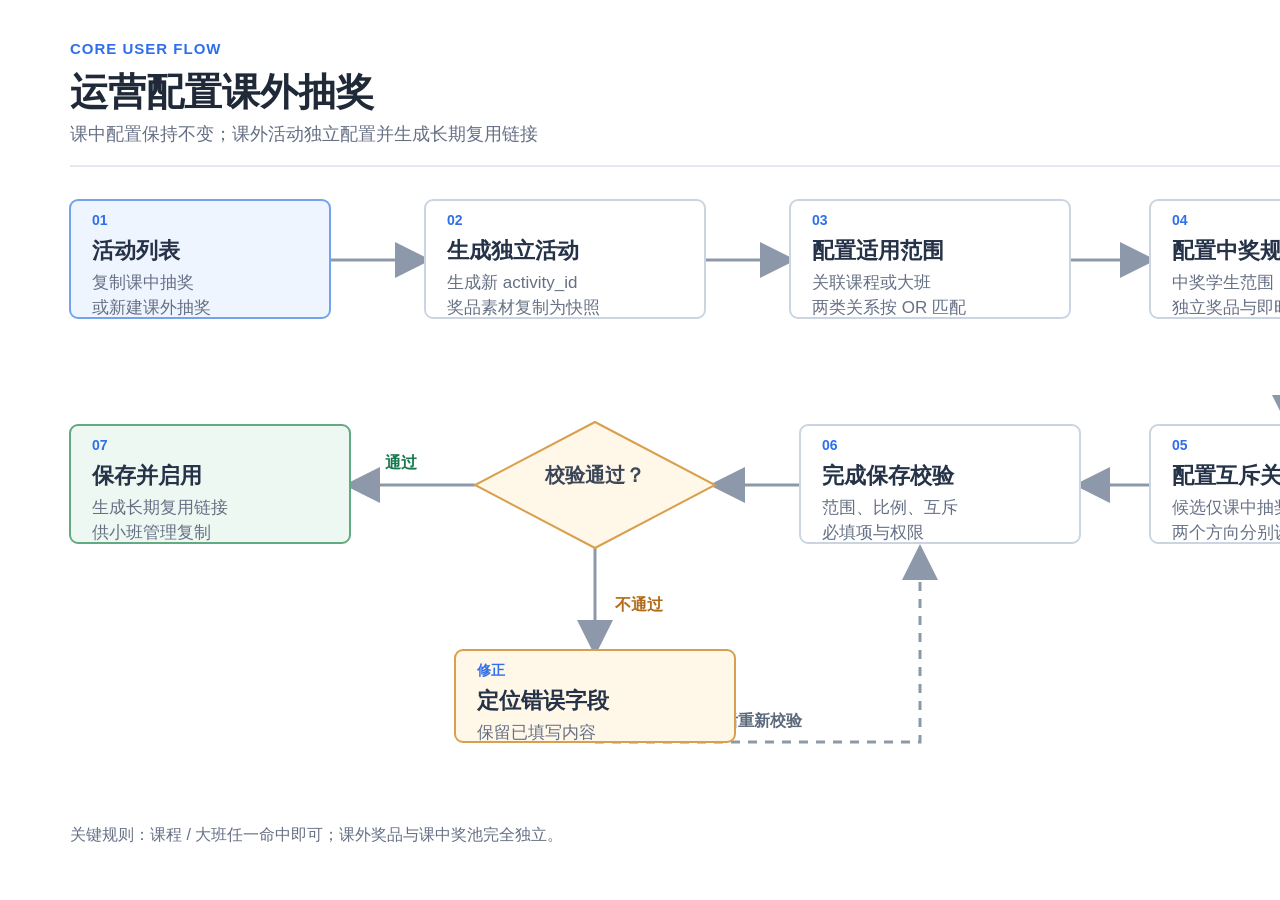
<file: flowcharts.html>
<!doctype html>
<html lang="zh-CN">
<head>
  <meta charset="utf-8">
  <meta name="viewport" content="width=device-width, initial-scale=1">
  <title>课外抽奖核心用户动线</title>
  <style>
    *{box-sizing:border-box}
    html,body{margin:0;background:#fff;color:#1f2937;font-family:-apple-system,BlinkMacSystemFont,"PingFang SC","Microsoft YaHei",Arial,sans-serif}
    body{overflow:hidden}
    svg{display:block;background:#fff}
    .chart-title{font-size:38px;font-weight:700;fill:#1f2937;letter-spacing:0}
    .chart-subtitle{font-size:18px;fill:#667085;letter-spacing:0}
    .section-label{font-size:15px;font-weight:700;fill:#2f6feb;letter-spacing:1px}
    .node rect{fill:#fff;stroke:#cbd5e1;stroke-width:2;rx:8}
    .node.primary rect{fill:#eef5ff;stroke:#74a3ed}
    .node.success rect{fill:#edf8f2;stroke:#63a982}
    .node.warning rect{fill:#fff7e8;stroke:#d8a04e}
    .node.muted rect{fill:#f7f8fa;stroke:#d5dae1}
    .node-title{font-size:22px;font-weight:700;fill:#253247;letter-spacing:0}
    .node-sub{font-size:17px;fill:#667085;letter-spacing:0}
    .step-index{font-size:14px;font-weight:700;fill:#2f6feb;letter-spacing:0}
    .decision polygon{fill:#fff7e8;stroke:#d8a04e;stroke-width:2}
    .decision-title{font-size:20px;font-weight:700;fill:#3b4658;letter-spacing:0}
    .decision-sub{font-size:16px;fill:#7a6542;letter-spacing:0}
    .edge{fill:none;stroke:#8d99aa;stroke-width:3;marker-end:url(#arrow)}
    .edge.dashed{stroke-dasharray:9 8}
    .edge-label{font-size:16px;font-weight:700;fill:#5d6a7c;letter-spacing:0}
    .edge-label.yes{fill:#18794e}
    .edge-label.no{fill:#b26b18}
    .rule-note{font-size:16px;fill:#667085;letter-spacing:0}
    .divider{stroke:#e5e9ef;stroke-width:2}
  </style>
</head>
<body>
  <svg id="flowchart" role="img" aria-labelledby="chartTitle chartDesc"></svg>
  <script>
    const flow = new URLSearchParams(location.search).get('flow') || 'operation';
    const svg = document.getElementById('flowchart');
    const sizes = {
      operation:[1600,900],
      distribution:[1600,820],
      student:[1600,1120],
      records:[1600,760]
    };
    const [width,height] = sizes[flow] || sizes.operation;
    document.body.style.width = width + 'px';
    document.body.style.height = height + 'px';
    svg.setAttribute('width', width);
    svg.setAttribute('height', height);
    svg.setAttribute('viewBox', `0 0 ${width} ${height}`);

    const esc = value => String(value).replace(/[&<>"']/g, char => ({'&':'&amp;','<':'&lt;','>':'&gt;','"':'&quot;',"'":'&#39;'}[char]));
    const defs = `<defs><marker id="arrow" markerWidth="12" markerHeight="12" refX="10" refY="6" orient="auto"><path d="M0,0 L12,6 L0,12 z" fill="#8d99aa"/></marker></defs>`;
    const header = (title,subtitle) => `<title id="chartTitle">${esc(title)}</title><desc id="chartDesc">${esc(subtitle)}</desc><text class="section-label" x="70" y="54">CORE USER FLOW</text><text class="chart-title" x="70" y="105">${esc(title)}</text><text class="chart-subtitle" x="70" y="140">${esc(subtitle)}</text><line class="divider" x1="70" y1="166" x2="1530" y2="166"/>`;
    const node = ({x,y,w=260,h=118,title,subs=[],tone='',step=''}) => {
      const subText = subs.map((line,index)=>`<tspan x="${x+22}" dy="${index===0?30:25}">${esc(line)}</tspan>`).join('');
      return `<g class="node ${tone}"><rect x="${x}" y="${y}" width="${w}" height="${h}"/><text class="step-index" x="${x+22}" y="${y+25}">${esc(step)}</text><text class="node-title" x="${x+22}" y="${y+58}">${esc(title)}</text><text class="node-sub" x="${x+22}" y="${y+58}">${subText}</text></g>`;
    };
    const decision = ({cx,cy,w=200,h=126,title,sub=''}) => {
      const pts = `${cx},${cy-h/2} ${cx+w/2},${cy} ${cx},${cy+h/2} ${cx-w/2},${cy}`;
      return `<g class="decision"><polygon points="${pts}"/><text class="decision-title" text-anchor="middle" x="${cx}" y="${cy-3}">${esc(title)}</text>${sub?`<text class="decision-sub" text-anchor="middle" x="${cx}" y="${cy+25}">${esc(sub)}</text>`:''}</g>`;
    };
    const edge = (points,label='',labelX=null,labelY=null,kind='',dashed=false) => {
      const d = points.map((p,index)=>`${index===0?'M':'L'} ${p[0]} ${p[1]}`).join(' ');
      return `<path class="edge${dashed?' dashed':''}" d="${d}"/>${label?`<text class="edge-label ${kind}" x="${labelX}" y="${labelY}">${esc(label)}</text>`:''}`;
    };
    const note = (x,y,text) => `<text class="rule-note" x="${x}" y="${y}">${esc(text)}</text>`;

    function operation(){
      const edges = [
        edge([[330,260],[425,260]]), edge([[705,260],[790,260]]), edge([[1070,260],[1150,260]]),
        edge([[1290,320],[1290,425]]), edge([[1150,485],[1080,485]]), edge([[800,485],[715,485]]),
        edge([[475,485],[350,485]] ,'通过',385,468,'yes'),
        edge([[595,548],[595,650]],'不通过',615,610,'no'),
        edge([[595,742],[920,742],[920,550]],'修改后重新校验',690,726,'',true)
      ].join('');
      const nodes = [
        node({x:70,y:200,w:260,title:'活动列表',subs:['复制课中抽奖','或新建课外抽奖'],tone:'primary',step:'01'}),
        node({x:425,y:200,w:280,title:'生成独立活动',subs:['生成新 activity_id','奖品素材复制为快照'],step:'02'}),
        node({x:790,y:200,w:280,title:'配置适用范围',subs:['关联课程或大班','两类关系按 OR 匹配'],step:'03'}),
        node({x:1150,y:200,w:280,title:'配置中奖规则',subs:['中奖学生范围','独立奖品与即时比例'],step:'04'}),
        node({x:1150,y:425,w:280,title:'配置互斥关系',subs:['候选仅课中抽奖','两个方向分别设置'],step:'05'}),
        node({x:800,y:425,w:280,title:'完成保存校验',subs:['范围、比例、互斥','必填项与权限'],step:'06'}),
        decision({cx:595,cy:485,w:240,h:126,title:'校验通过？'}),
        node({x:70,y:425,w:280,title:'保存并启用',subs:['生成长期复用链接','供小班管理复制'],tone:'success',step:'07'}),
        node({x:455,y:650,w:280,h:92,title:'定位错误字段',subs:['保留已填写内容'],tone:'warning',step:'修正'})
      ].join('');
      return header('运营配置课外抽奖','课中配置保持不变；课外活动独立配置并生成长期复用链接') + edges + nodes + note(70,840,'关键规则：课程 / 大班任一命中即可；课外奖品与课中奖池完全独立。');
    }

    function distribution(){
      const edges = [
        edge([[340,285],[430,285]]), edge([[730,285],[820,285]]), edge([[1120,285],[1190,285]]),
        edge([[1300,360],[1300,450],[350,450],[350,520]],'0 个',760,436,'no'),
        edge([[1300,360],[1300,450],[800,450],[800,520]],'1 个',1030,436,'yes'),
        edge([[1300,360],[1300,520]],'多个',1320,440,''),
        edge([[1300,638],[1300,650]])
      ].join('');
      const nodes = [
        node({x:70,y:225,w:270,title:'小班管理',subs:['点击“复制课外抽奖链接”'],tone:'primary',step:'01'}),
        node({x:430,y:225,w:300,title:'读取班级关系',subs:['当前小班 → 所属大班','所属大班 → 所属课程'],step:'02'}),
        node({x:820,y:225,w:300,title:'匹配课外活动',subs:['适用大班命中 OR','适用课程命中'],step:'03'}),
        decision({cx:1300,cy:285,w:220,h:150,title:'可用活动数？',sub:'去重后'}),
        node({x:210,y:520,w:280,title:'暂无可用活动',subs:['按钮置灰或提示','当前小班暂无活动'],tone:'muted',step:'0 个'}),
        node({x:660,y:520,w:280,title:'直接复制链接',subs:['提示“抽奖链接已复制”'],tone:'success',step:'1 个'}),
        node({x:1160,y:520,w:280,title:'选择活动',subs:['展示名称、ID、有效期','辅导明确选择，不随机'],tone:'warning',step:'多个'}),
        node({x:1030,y:650,w:300,h:92,title:'复制所选活动链接',subs:['记录小班、活动、操作人'],tone:'success',step:'完成'})
      ].join('');
      return header('辅导老师复制链接','入口只负责分发，不允许修改活动范围、奖品、比例或互斥规则') + edges + nodes + note(70,780,'学生最终资格仍以登录身份和当前小班关系实时校验；小班 ID 仅用于渠道归因。');
    }

    function student(){
      const edges = [
        edge([[300,245],[355,245]]), edge([[525,245],[595,245]],'是',545,228,'yes'),
        edge([[765,245],[835,245]],'是',782,228,'yes'), edge([[1005,245],[1075,245]],'是',1020,228,'yes'),
        edge([[1245,245],[1315,245]],'是',1260,228,'yes'),
        edge([[440,310],[440,370]],'否',455,350,'no'), edge([[680,310],[680,370]],'否',695,350,'no'),
        edge([[920,310],[920,370]],'否',935,350,'no'), edge([[1435,300],[1400,370]],'展示',1445,345,''),
        edge([[1160,310],[1160,505],[1400,505],[1400,545]],'否',1175,490,'no'),
        edge([[1280,605],[1160,605]],'是',1195,588,'yes'),
        edge([[1400,665],[1400,710],[720,710],[720,665]],'否',1050,695,'no'),
        edge([[840,605],[900,605]],'否',852,588,'no'), edge([[600,605],[530,605]],'是',552,588,'yes'),
        edge([[400,663],[400,720],[205,720],[205,755]],'生成结果',220,705,'yes'),
        edge([[1030,663],[1030,790],[1280,790],[1280,920]],'固定未中奖',1060,775,'no'),
        edge([[205,875],[205,890],[600,890],[600,920]],'实物',385,880,''),
        edge([[205,875],[205,890],[940,890],[940,920]],'虚拟权益',725,880,''),
        edge([[205,875],[205,890],[1280,890],[1280,920]],'未中奖',1085,880,'')
      ].join('');
      const nodes = [
        node({x:50,y:190,w:250,h:110,title:'打开课外链接',subs:['识别 activity_id 与学生'],tone:'primary',step:'01'}),
        decision({cx:440,cy:245,w:170,h:130,title:'活动有效？'}),
        decision({cx:680,cy:245,w:170,h:130,title:'命中范围？',sub:'课程 / 大班'}),
        decision({cx:920,cy:245,w:170,h:130,title:'在参与窗口？',sub:'结课 + 2天'}),
        decision({cx:1160,cy:245,w:170,h:130,title:'已参与？'}),
        node({x:1315,y:190,w:240,h:110,title:'返回首次结果',subs:['不重新随机'],tone:'muted',step:'幂等'}),
        node({x:300,y:370,w:280,h:92,title:'活动不可用',subs:['未开始 / 已结束'],tone:'muted',step:'结束'}),
        node({x:590,y:370,w:280,h:92,title:'无参与资格',subs:['不自动跳转其他活动'],tone:'muted',step:'结束'}),
        node({x:880,y:370,w:280,h:92,title:'参与尚未开始或已截止',subs:['展示准确时间状态'],tone:'muted',step:'结束'}),
        node({x:1260,y:370,w:280,h:118,title:'展示已参与状态',subs:['实物待填显示地址入口','其他结果进入中奖记录'],tone:'muted',step:'结束'}),
        decision({cx:1400,cy:605,w:240,h:120,title:'命中课中中奖限制？'}),
        node({x:900,y:545,w:260,title:'固定未中奖',subs:['允许点击','不进入随机算法'],tone:'warning',step:'互斥'}),
        decision({cx:720,cy:605,w:240,h:120,title:'进入中奖学生范围？'}),
        node({x:270,y:545,w:260,title:'即时随机开奖',subs:['按课外奖品比例','单次最多一个奖品'],tone:'primary',step:'开奖'}),
        decision({cx:205,cy:815,w:220,h:120,title:'结果类型？'}),
        node({x:460,y:920,w:280,title:'实物奖品',subs:['截止前填写收货地址'],tone:'success',step:'结果'}),
        node({x:800,y:920,w:280,title:'虚拟权益',subs:['沿用现有发放能力'],tone:'success',step:'结果'}),
        node({x:1140,y:920,w:280,title:'未中奖',subs:['中奖记录 / 正式课入口'],tone:'muted',step:'结果'})
      ].join('');
      return header('学生抽奖与领奖','页面加载与点击开奖时均实时校验；同一活动每个学生只产生一次结果') + edges + nodes + note(70,1080,'截止时间：单班 = 最后一节课结束时间 + 48h；多班取当前有效窗口最晚值，再与活动结束时间取较早值。');
    }

    function records(){
      const edges = [
        edge([[340,285],[430,285]]), edge([[730,285],[820,285]]), edge([[1120,285],[1180,285]]),
        edge([[1320,345],[1320,450],[1010,450],[1010,515]],'查看',1100,435,'yes'),
        edge([[1320,345],[1320,450],[1370,450],[1370,515]],'导出',1365,435,'')
      ].join('');
      const nodes = [
        node({x:70,y:225,w:270,title:'进入中奖记录',subs:['辅导老师所带班级'],tone:'primary',step:'01'}),
        node({x:430,y:225,w:300,title:'选择在读小班',subs:['沿用现有权限范围'],step:'02'}),
        node({x:820,y:225,w:300,title:'设置筛选条件',subs:['抽奖类型 / 奖品类型','课节 / 学生信息'],step:'03'}),
        node({x:1180,y:225,w:280,title:'课中 / 课外混合列表',subs:['课外记录课节为空'],step:'04'}),
        node({x:850,y:515,w:320,title:'查看奖品与收货信息',subs:['手机号、地址按权限脱敏'],tone:'success',step:'查看'}),
        node({x:1210,y:515,w:320,title:'导出当前筛选结果',subs:['记录操作人和导出时间'],tone:'muted',step:'导出'})
      ].join('');
      return header('辅导老师查看中奖记录','同一页面查看课中、课外记录，并通过抽奖类型筛选明确区分') + edges + nodes + note(70,715,'列表新增“抽奖类型”列；课外没有课节概念，课节单元格保持空白。');
    }

    const renderers = {operation,distribution,student,records};
    svg.innerHTML = defs + (renderers[flow] || operation)();
  </script>
</body>
</html>
</file>
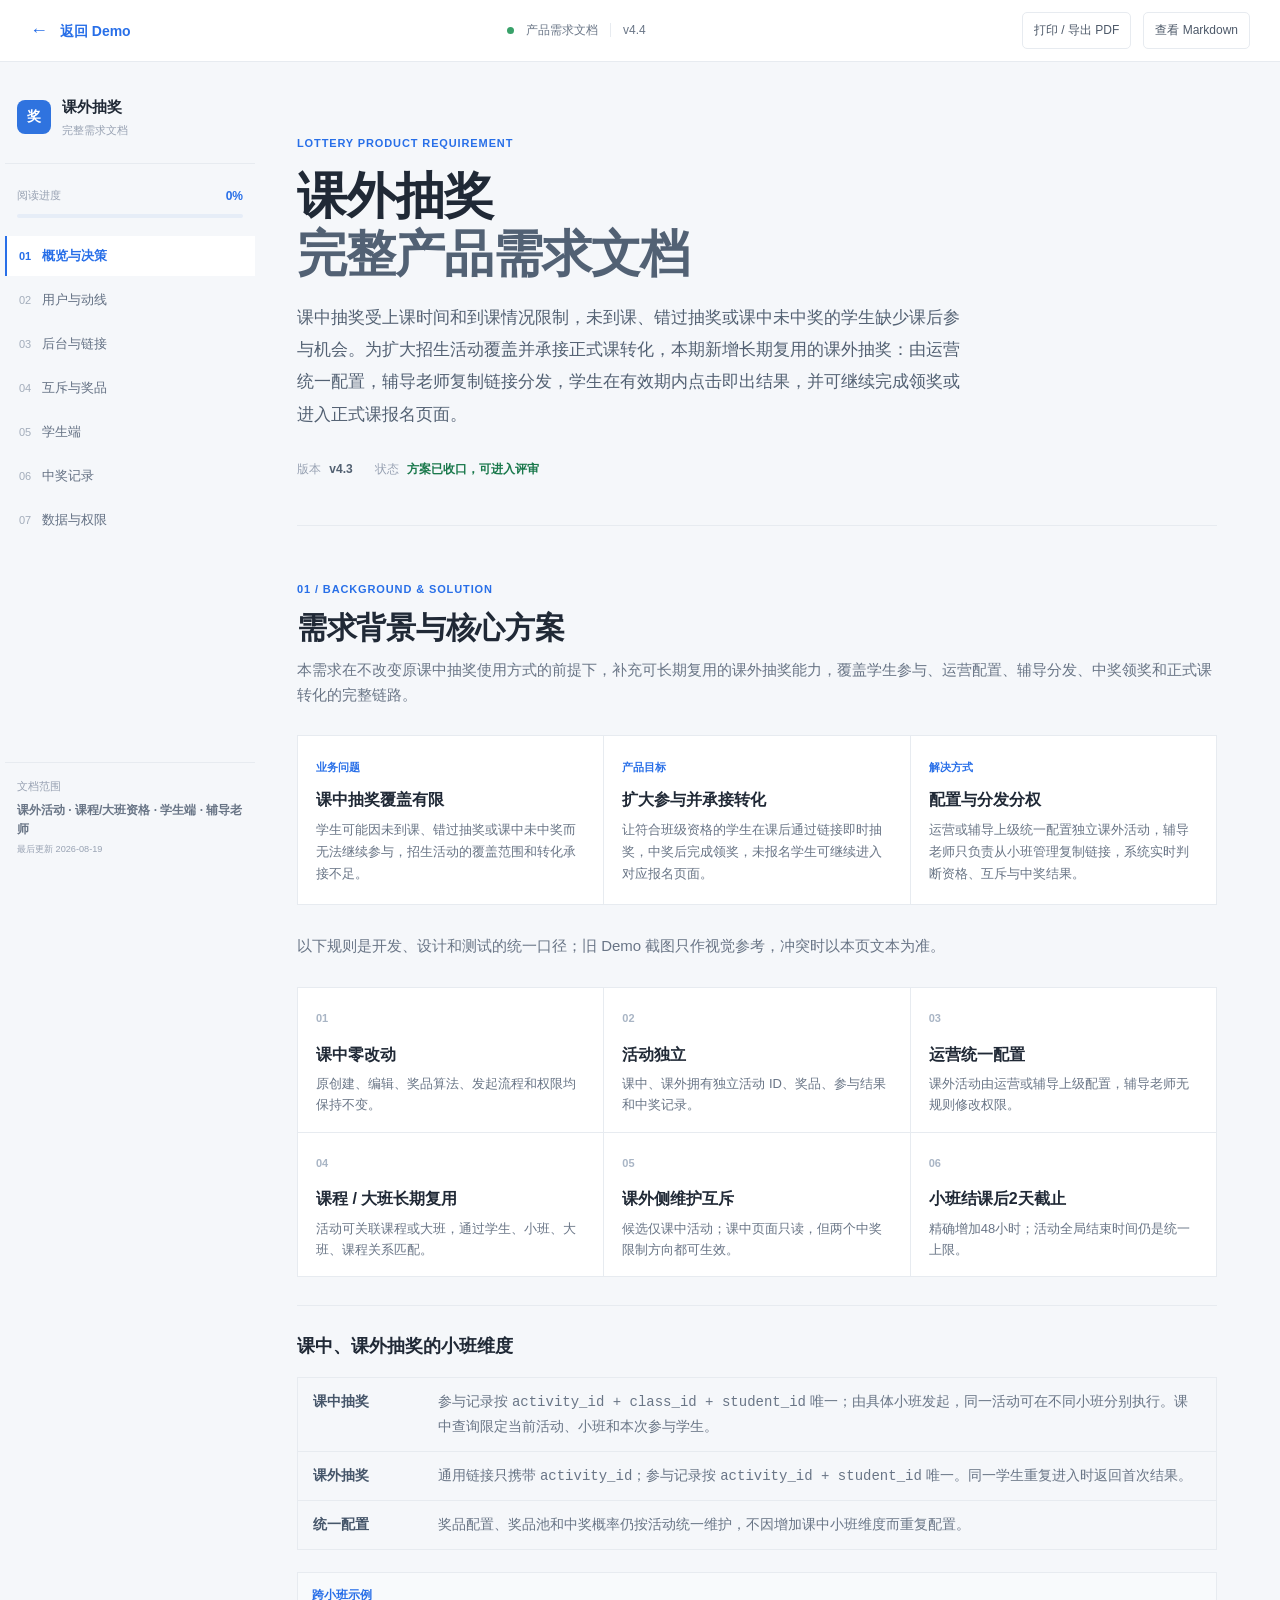
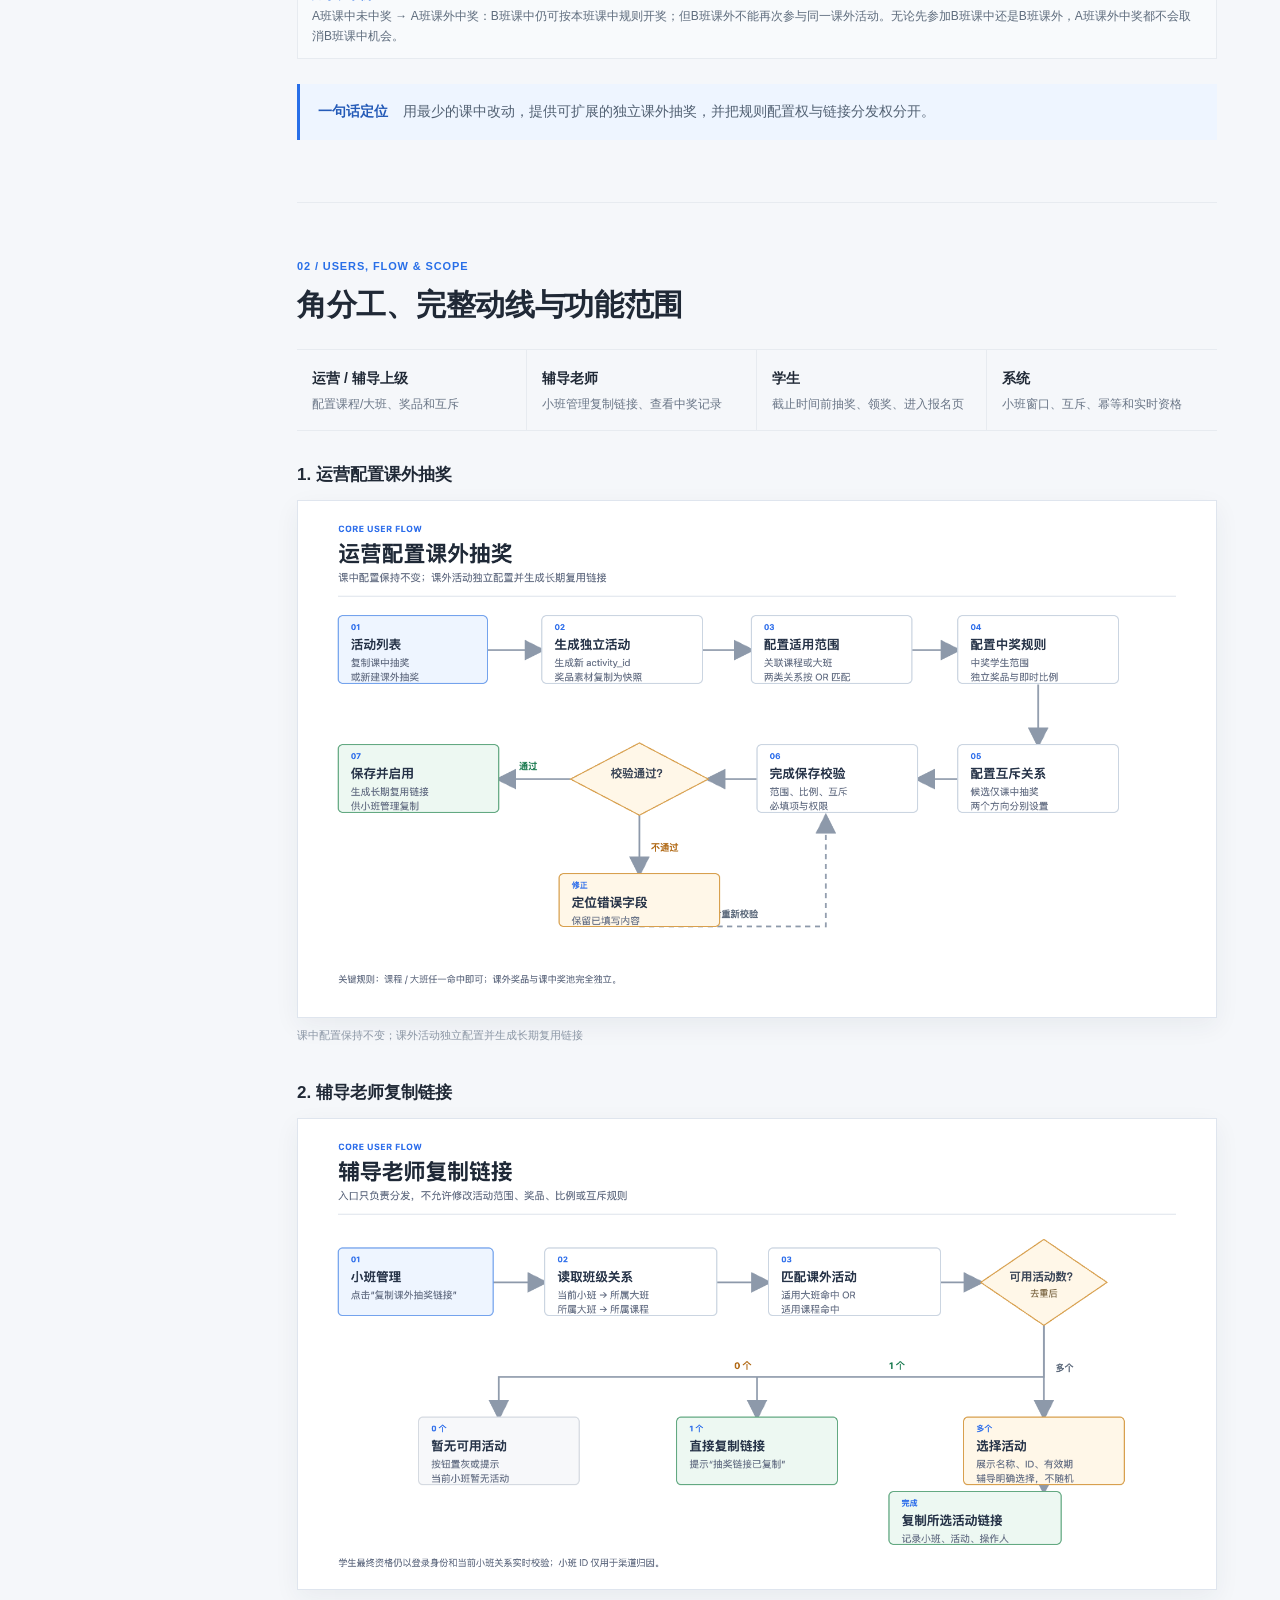
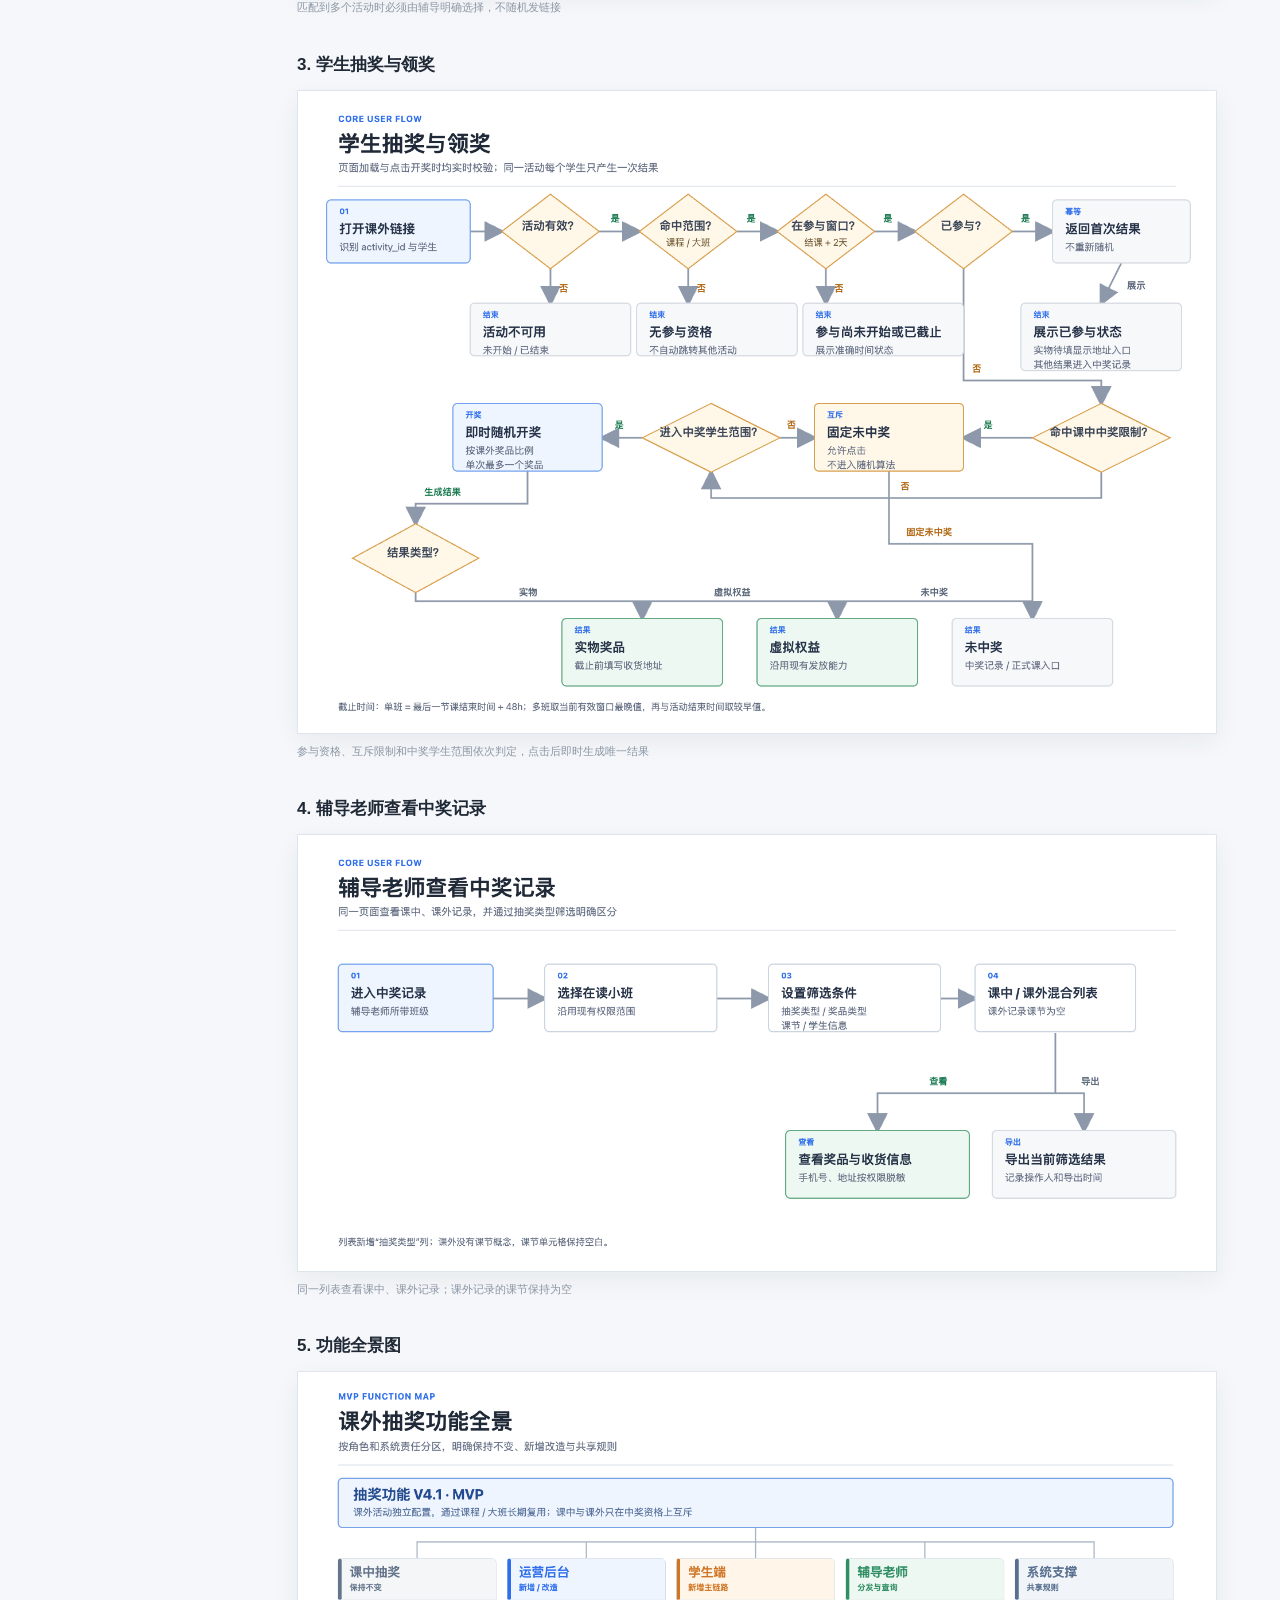
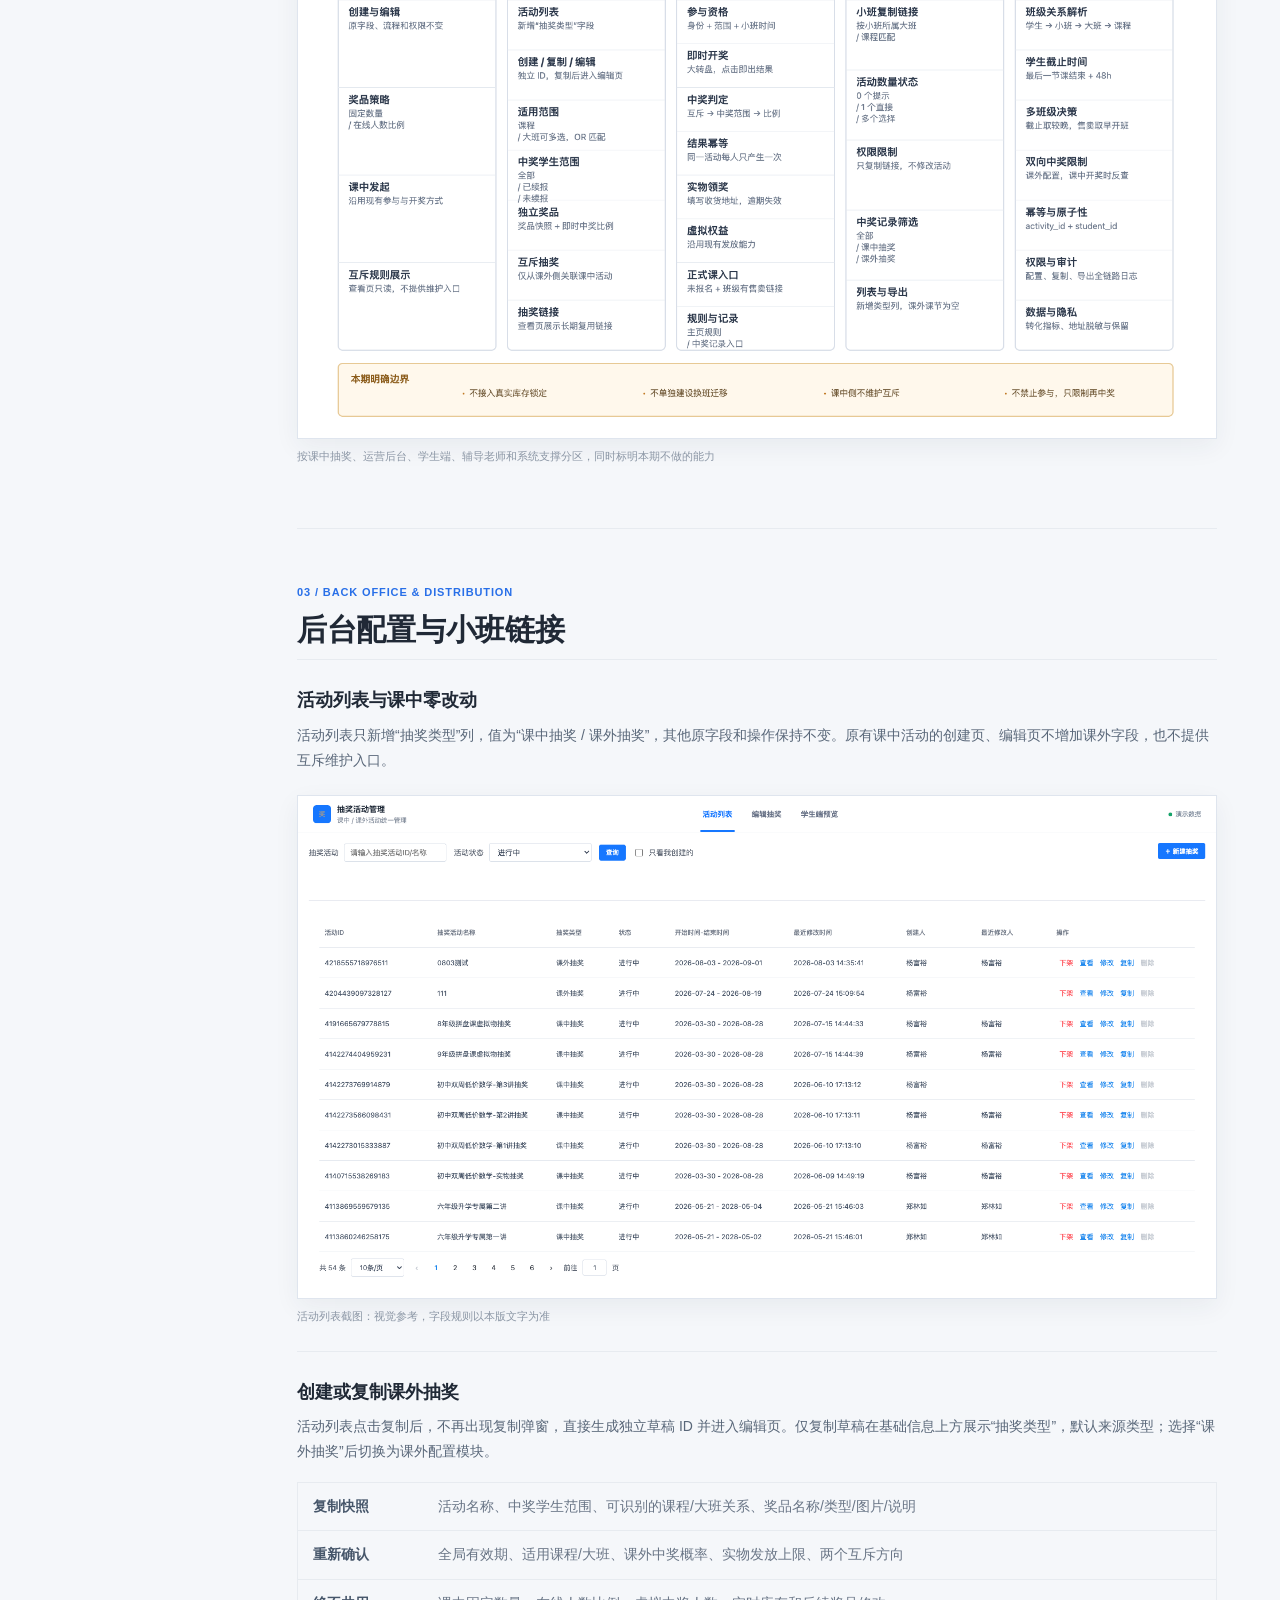
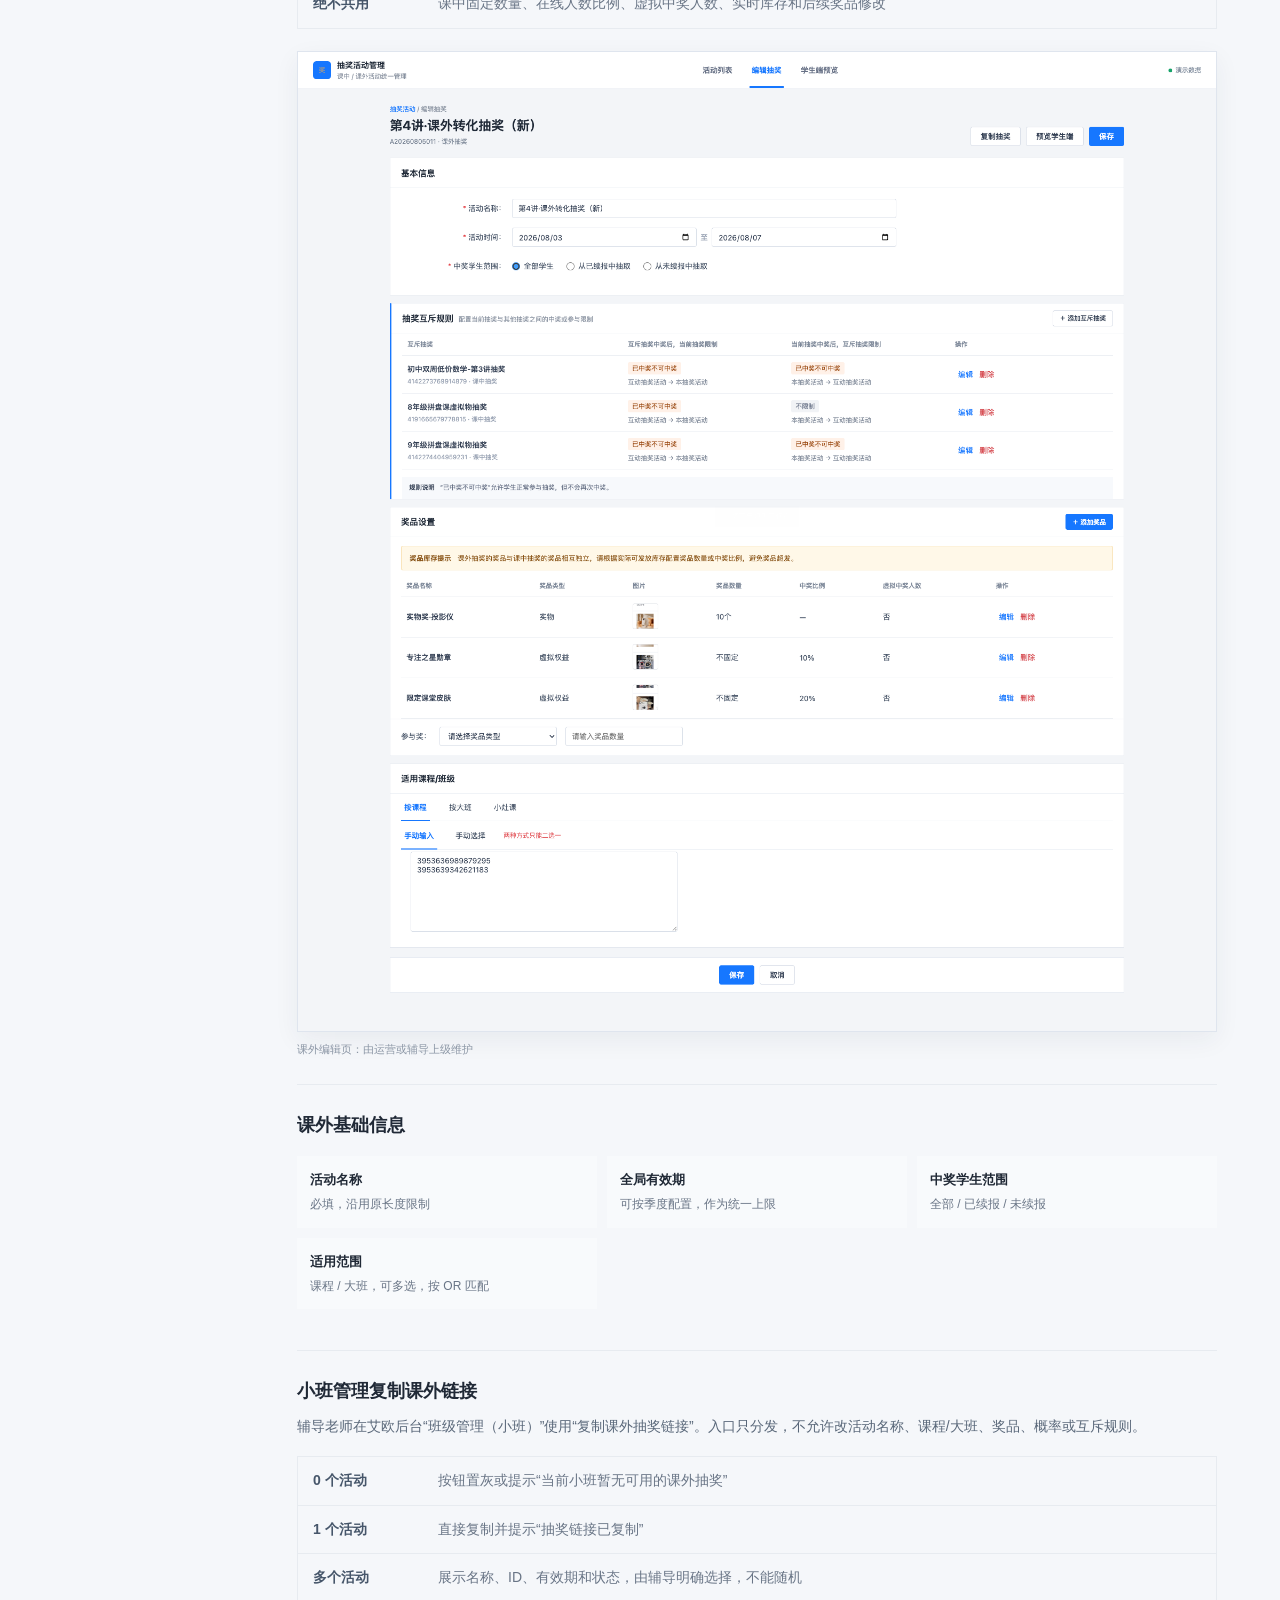
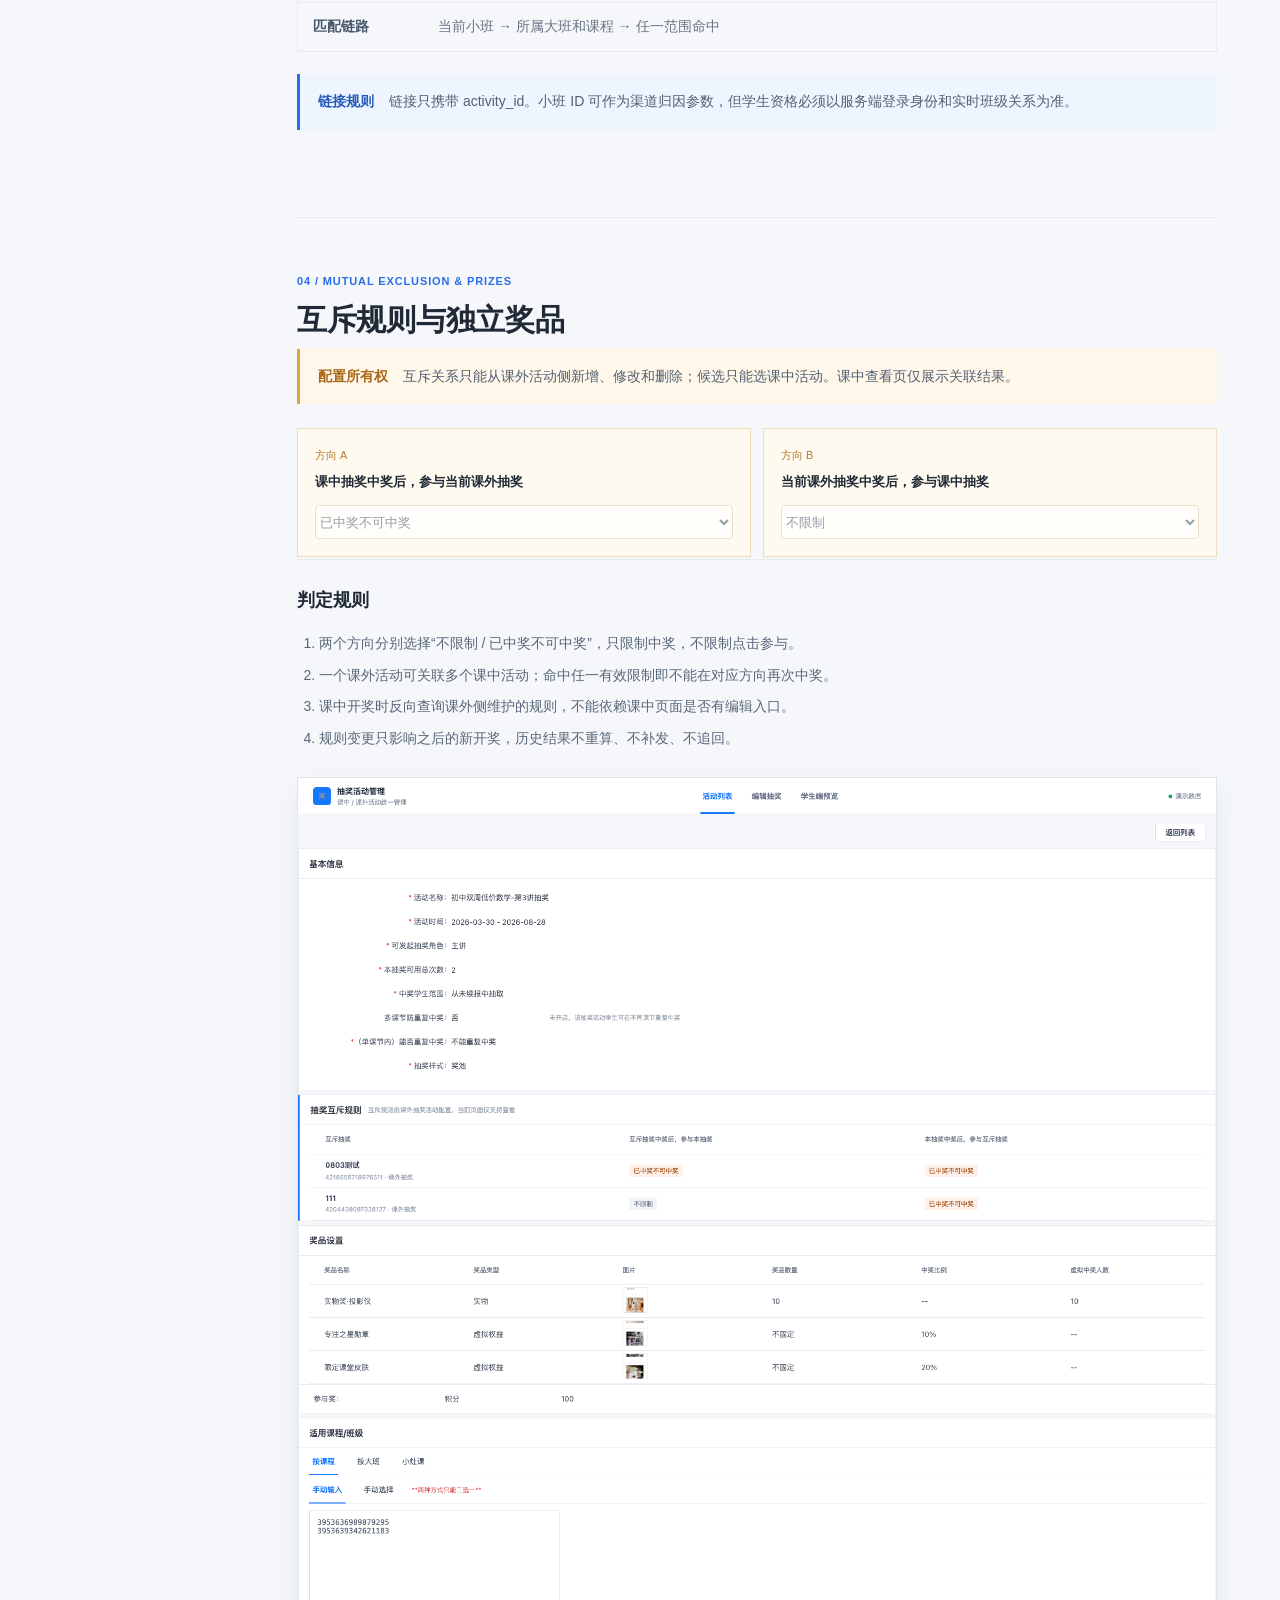
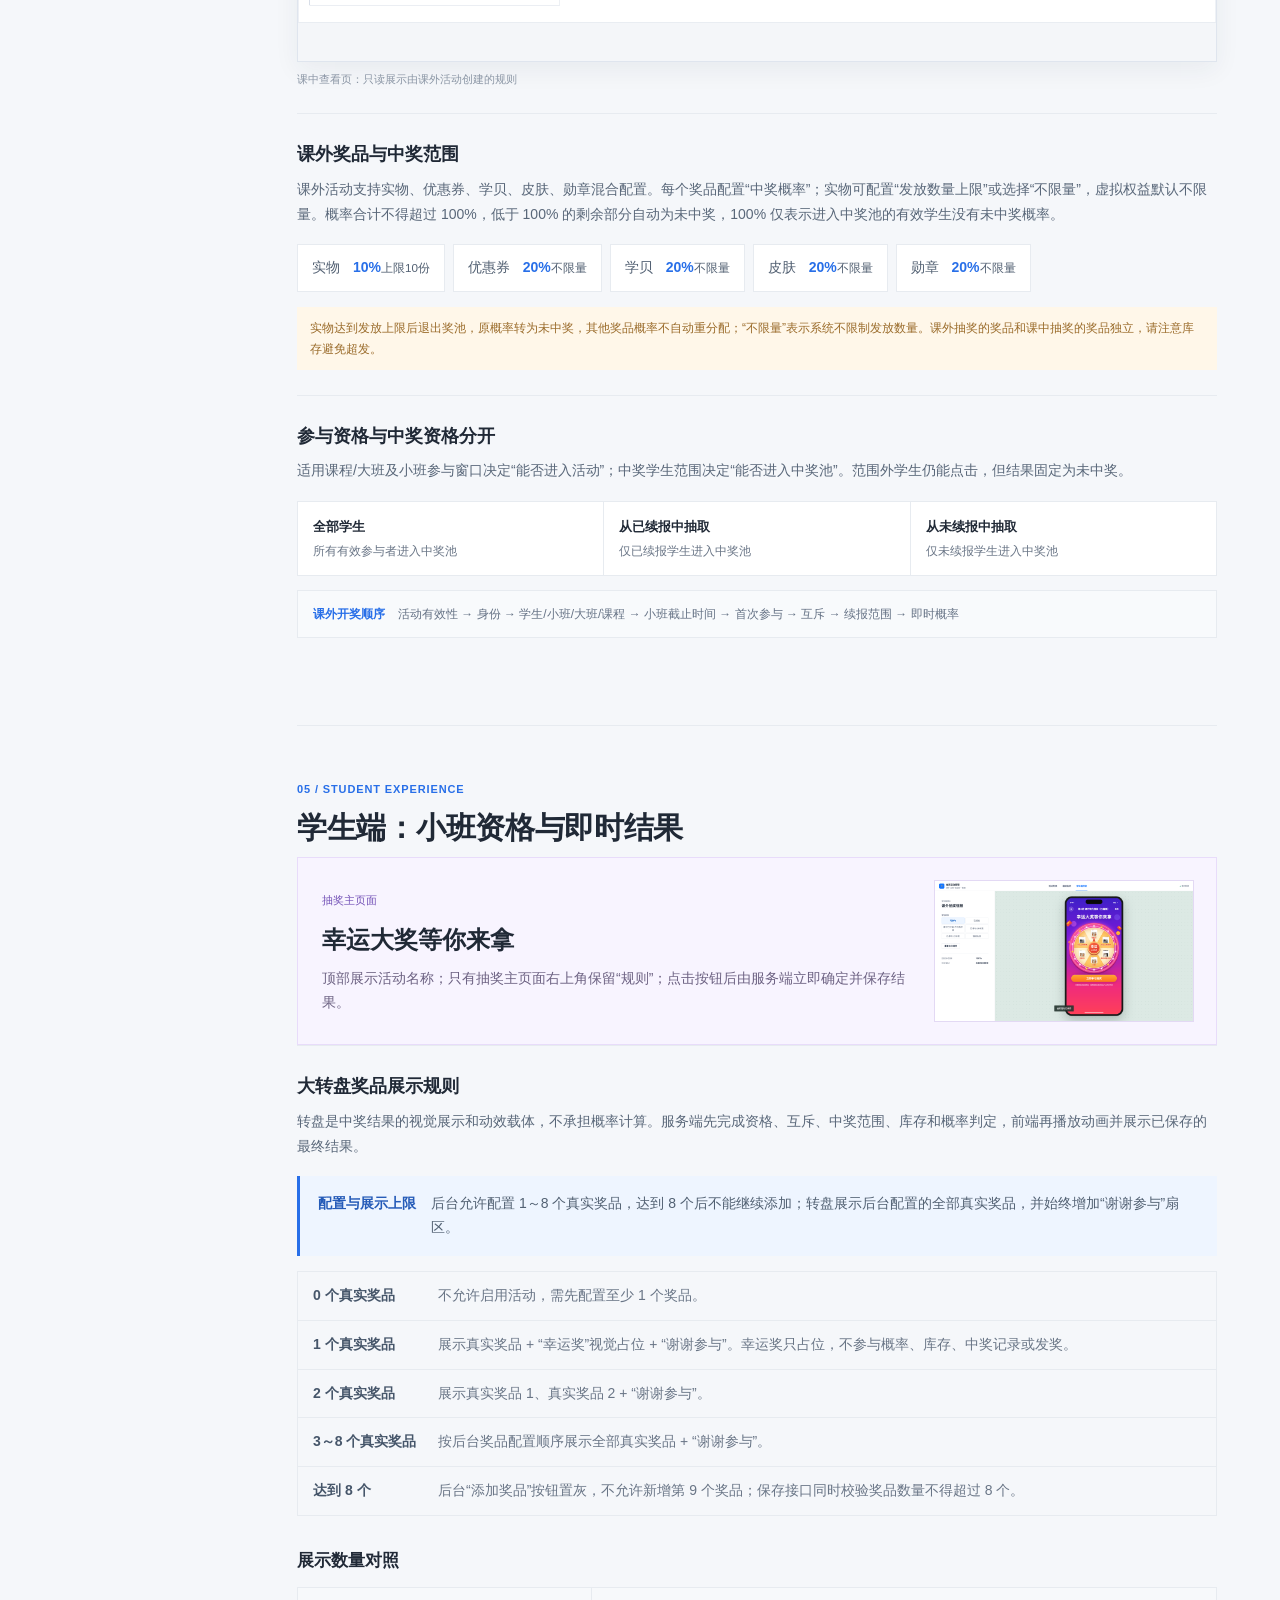
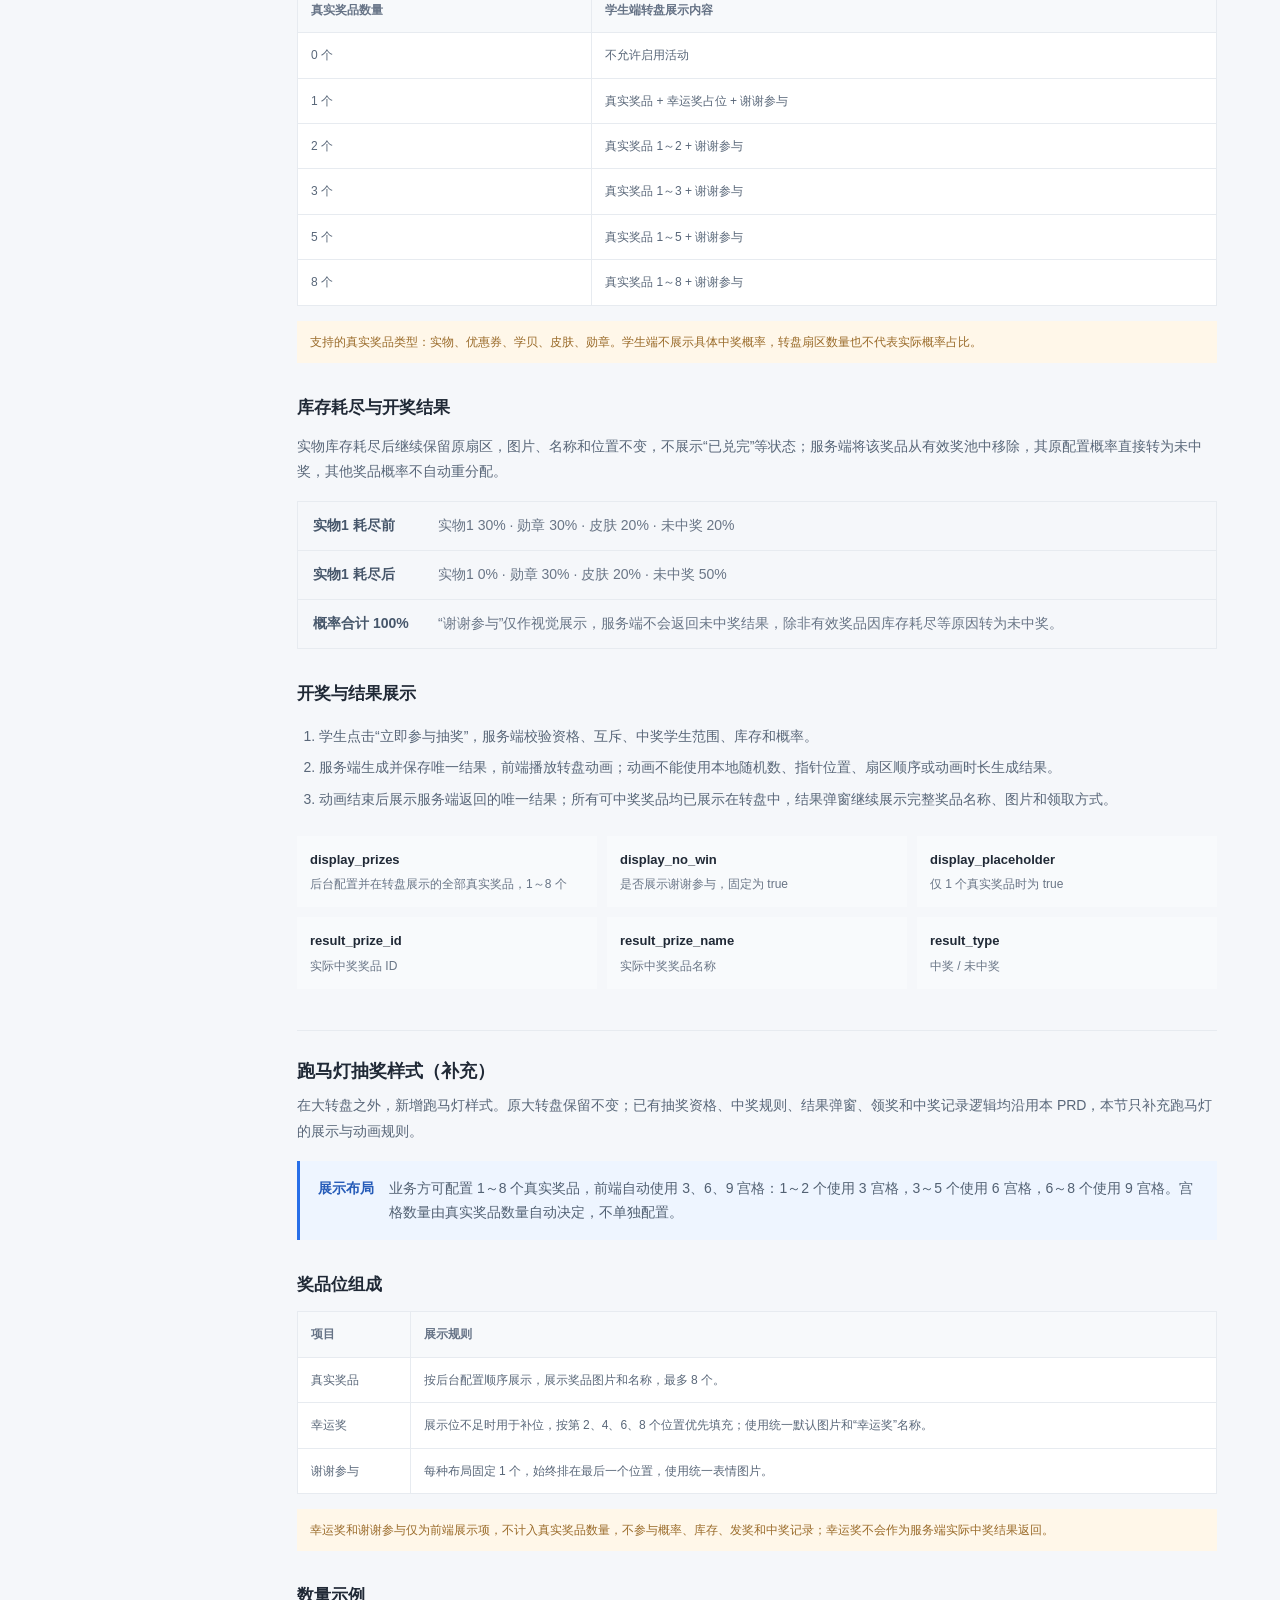
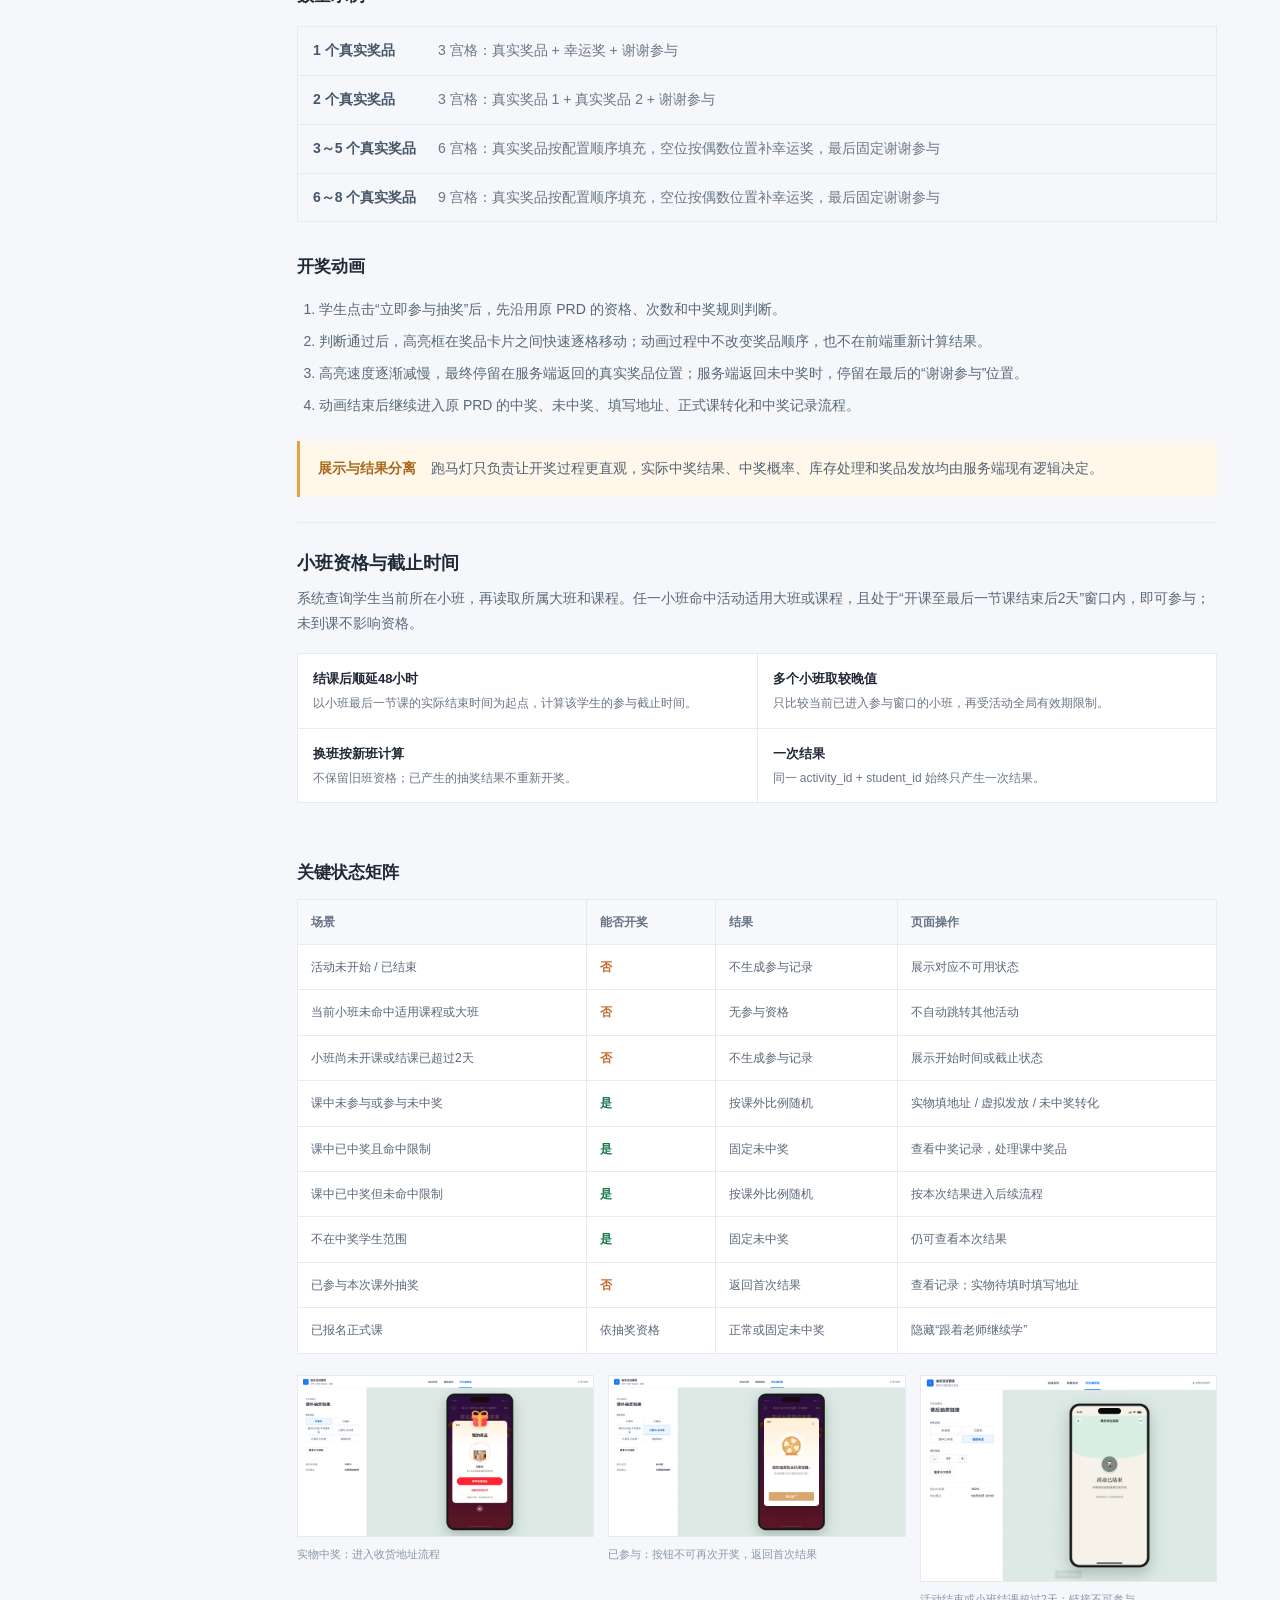
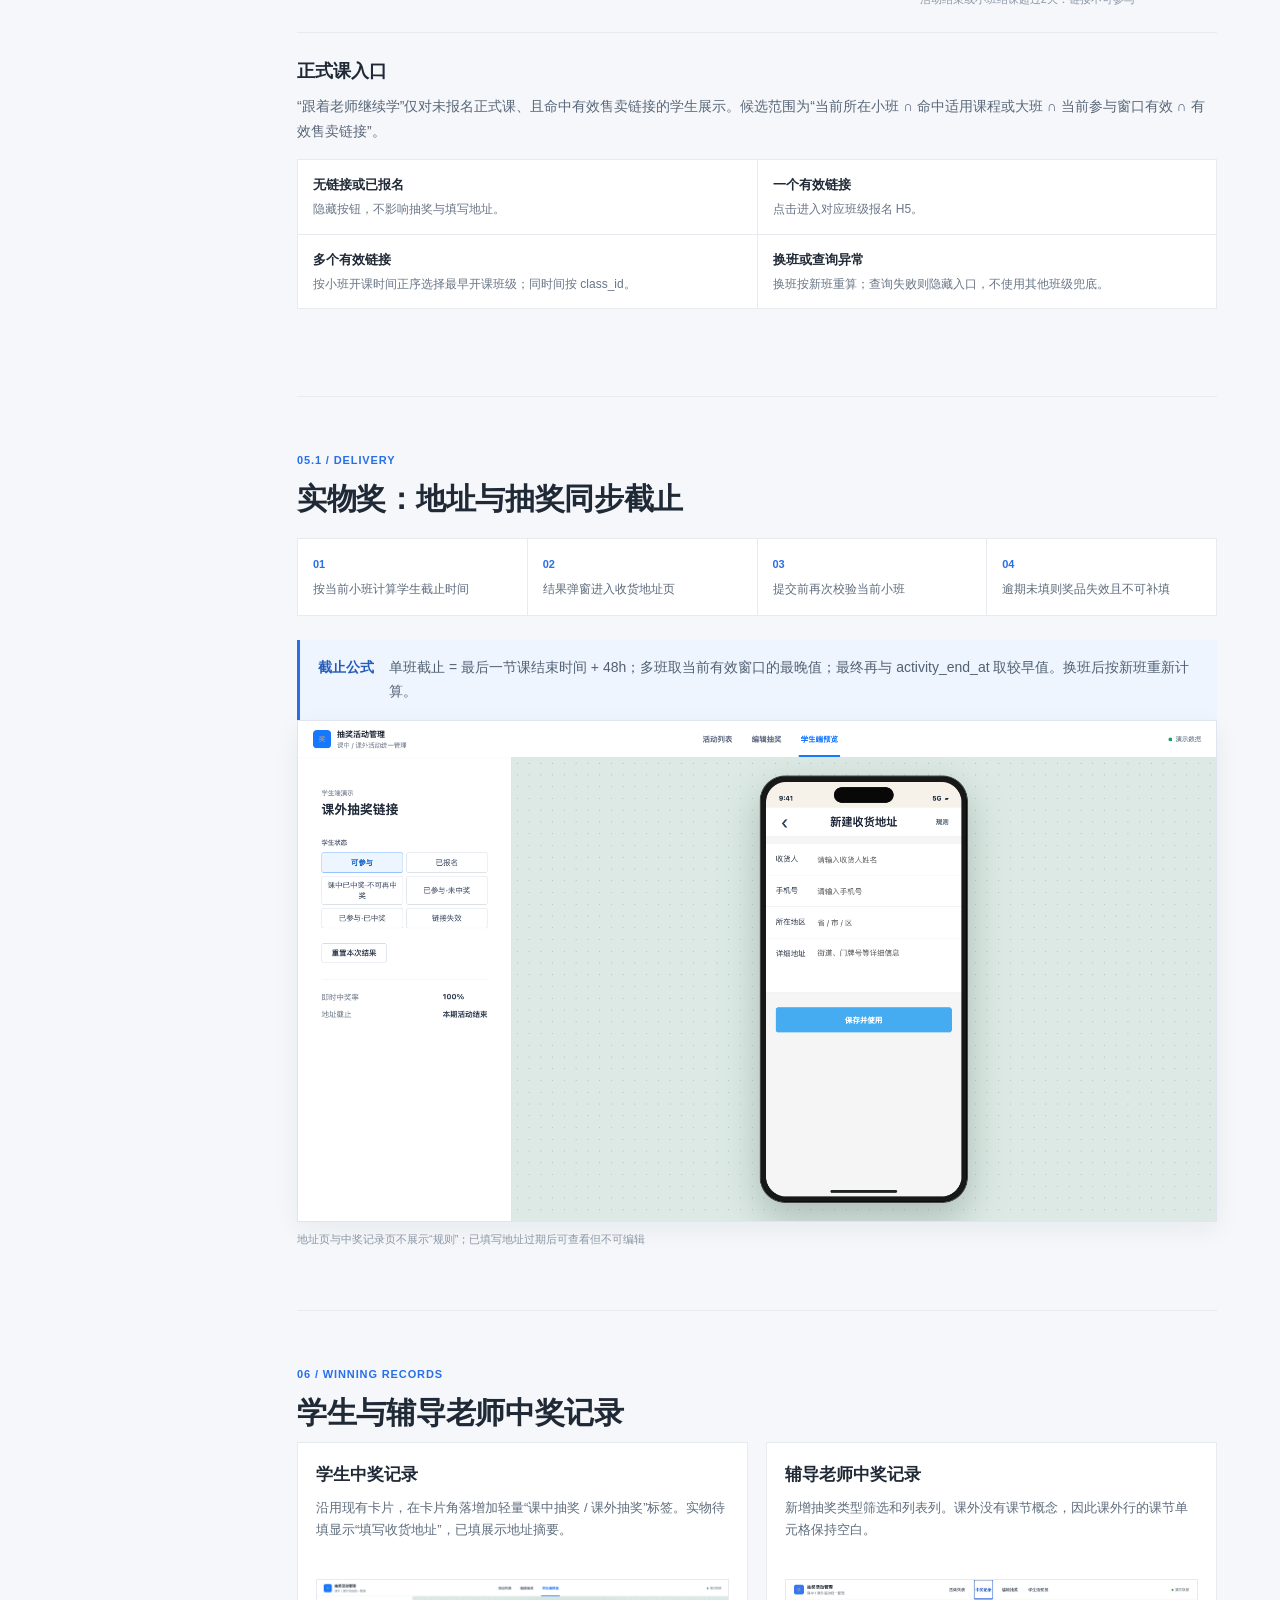
<file: prd.html>
<!doctype html>
<html lang="zh-CN">
<head>
  <meta charset="utf-8">
  <meta name="viewport" content="width=device-width, initial-scale=1">
  <title>课外抽奖完整 PRD · v4.4</title>
  <link rel="stylesheet" href="prd.css">
</head>
<body>
  <header class="doc-topbar">
    <a class="back-link" href="index.html"><span aria-hidden="true">←</span> 返回 Demo</a>
      <div class="doc-top-meta"><span class="live-dot"></span><span>产品需求文档</span><span class="top-divider"></span><span>v4.4</span></div>
    <div class="top-actions"><button class="top-action" id="printDoc" type="button">打印 / 导出 PDF</button><a class="top-action" href="prd-source.md" target="_blank">查看 Markdown</a></div>
  </header>

  <div class="doc-layout">
    <aside class="doc-sidebar" aria-label="文档目录">
      <div class="sidebar-title"><span class="doc-mark">奖</span><div><strong>课外抽奖</strong><small>完整需求文档</small></div></div>
      <div class="doc-progress"><span>阅读进度</span><b id="progressValue">0%</b><i><em id="progressBar"></em></i></div>
      <nav class="toc">
        <a href="#overview" class="active"><span>01</span>概览与决策</a>
        <a href="#users"><span>02</span>用户与动线</a>
        <a href="#backend"><span>03</span>后台与链接</a>
        <a href="#mutual"><span>04</span>互斥与奖品</a>
        <a href="#student"><span>05</span>学生端</a>
        <a href="#records"><span>06</span>中奖记录</a>
        <a href="#data"><span>07</span>数据与权限</a>
      </nav>
      <div class="sidebar-note"><span>文档范围</span><strong>课外活动 · 课程/大班资格 · 学生端 · 辅导老师</strong><small>最后更新 2026-08-19</small></div>
    </aside>

    <main class="doc-main">
      <section class="doc-hero" id="overview">
        <div class="eyebrow">LOTTERY PRODUCT REQUIREMENT</div>
        <h1>课外抽奖<br><span>完整产品需求文档</span></h1>
        <p class="hero-lead">课中抽奖受上课时间和到课情况限制，未到课、错过抽奖或课中未中奖的学生缺少课后参与机会。为扩大招生活动覆盖并承接正式课转化，本期新增长期复用的课外抽奖：由运营统一配置，辅导老师复制链接分发，学生在有效期内点击即出结果，并可继续完成领奖或进入正式课报名页面。</p>
        <div class="hero-meta"><span>版本 <b>v4.3</b></span><span>状态 <b class="status-ready">方案已收口，可进入评审</b></span></div>
      </section>

      <section class="section-block" id="decision">
        <div class="section-kicker">01 / BACKGROUND & SOLUTION</div><h2>需求背景与核心方案</h2>
        <p class="section-intro">本需求在不改变原课中抽奖使用方式的前提下，补充可长期复用的课外抽奖能力，覆盖学生参与、运营配置、辅导分发、中奖领奖和正式课转化的完整链路。</p>
        <div class="overview-summary">
          <article><small>业务问题</small><h3>课中抽奖覆盖有限</h3><p>学生可能因未到课、错过抽奖或课中未中奖而无法继续参与，招生活动的覆盖范围和转化承接不足。</p></article>
          <article><small>产品目标</small><h3>扩大参与并承接转化</h3><p>让符合班级资格的学生在课后通过链接即时抽奖，中奖后完成领奖，未报名学生可继续进入对应报名页面。</p></article>
          <article><small>解决方式</small><h3>配置与分发分权</h3><p>运营或辅导上级统一配置独立课外活动，辅导老师只负责从小班管理复制链接，系统实时判断资格、互斥与中奖结果。</p></article>
        </div>
        <p class="section-intro">以下规则是开发、设计和测试的统一口径；旧 Demo 截图只作视觉参考，冲突时以本页文本为准。</p>
        <div class="decision-grid">
          <article><b>01</b><h3>课中零改动</h3><p>原创建、编辑、奖品算法、发起流程和权限均保持不变。</p></article>
          <article><b>02</b><h3>活动独立</h3><p>课中、课外拥有独立活动 ID、奖品、参与结果和中奖记录。</p></article>
          <article><b>03</b><h3>运营统一配置</h3><p>课外活动由运营或辅导上级配置，辅导老师无规则修改权限。</p></article>
          <article><b>04</b><h3>课程 / 大班长期复用</h3><p>活动可关联课程或大班，通过学生、小班、大班、课程关系匹配。</p></article>
          <article><b>05</b><h3>课外侧维护互斥</h3><p>候选仅课中活动；课中页面只读，但两个中奖限制方向都可生效。</p></article>
          <article><b>06</b><h3>小班结课后2天截止</h3><p>精确增加48小时；活动全局结束时间仍是统一上限。</p></article>
        </div>
        <div class="subsection compact-rule-summary"><h3>课中、课外抽奖的小班维度</h3><div class="rule-table"><div><b>课中抽奖</b><span>参与记录按 <code>activity_id + class_id + student_id</code> 唯一；由具体小班发起，同一活动可在不同小班分别执行。课中查询限定当前活动、小班和本次参与学生。</span></div><div><b>课外抽奖</b><span>通用链接只携带 <code>activity_id</code>；参与记录按 <code>activity_id + student_id</code> 唯一。同一学生重复进入时返回首次结果。</span></div><div><b>统一配置</b><span>奖品配置、奖品池和中奖概率仍按活动统一维护，不因增加课中小班维度而重复配置。</span></div></div><div class="multi-class-example"><strong>跨小班示例</strong><br>A班课中未中奖 → A班课外中奖：B班课中仍可按本班课中规则开奖；但B班课外不能再次参与同一课外活动。无论先参加B班课中还是B班课外，A班课外中奖都不会取消B班课中机会。</div></div>
        <div class="callout callout-blue"><strong>一句话定位</strong><span>用最少的课中改动，提供可扩展的独立课外抽奖，并把规则配置权与链接分发权分开。</span></div>
      </section>

      <section class="section-block" id="users">
        <div class="section-kicker">02 / USERS, FLOW & SCOPE</div><h2>角分工、完整动线与功能范围</h2>
        <div class="role-strip"><div><strong>运营 / 辅导上级</strong><span>配置课程/大班、奖品和互斥</span></div><div><strong>辅导老师</strong><span>小班管理复制链接、查看中奖记录</span></div><div><strong>学生</strong><span>截止时间前抽奖、领奖、进入报名页</span></div><div><strong>系统</strong><span>小班窗口、互斥、幂等和实时资格</span></div></div>
        <div class="flow-figures">
          <figure class="flow-figure"><h3>1. 运营配置课外抽奖</h3><div class="flow-image-scroll"><img src="assets/flow-operation-config.png" alt="运营配置课外抽奖流程"></div><figcaption>课中配置保持不变；课外活动独立配置并生成长期复用链接</figcaption></figure>
          <figure class="flow-figure"><h3>2. 辅导老师复制链接</h3><div class="flow-image-scroll"><img src="assets/flow-tutor-copy-link.png" alt="辅导老师复制课外抽奖链接流程"></div><figcaption>匹配到多个活动时必须由辅导明确选择，不随机发链接</figcaption></figure>
          <figure class="flow-figure"><h3>3. 学生抽奖与领奖</h3><div class="flow-image-scroll"><img src="assets/flow-student-lottery.png" alt="学生课外抽奖与领奖流程"></div><figcaption>参与资格、互斥限制和中奖学生范围依次判定，点击后即时生成唯一结果</figcaption></figure>
          <figure class="flow-figure"><h3>4. 辅导老师查看中奖记录</h3><div class="flow-image-scroll"><img src="assets/flow-tutor-records.png" alt="辅导老师查看中奖记录流程"></div><figcaption>同一列表查看课中、课外记录；课外记录的课节保持为空</figcaption></figure>
          <figure class="flow-figure"><h3>5. 功能全景图</h3><div class="flow-image-scroll"><img src="assets/feature-map.png" alt="课外抽奖功能全景图"></div><figcaption>按课中抽奖、运营后台、学生端、辅导老师和系统支撑分区，同时标明本期不做的能力</figcaption></figure>
        </div>
      </section>

      <section class="section-block" id="backend">
        <div class="section-kicker">03 / BACK OFFICE & DISTRIBUTION</div><h2>后台配置与小班链接</h2>
        <div class="subsection"><h3>活动列表与课中零改动</h3><p>活动列表只新增“抽奖类型”列，值为“课中抽奖 / 课外抽奖”，其他原字段和操作保持不变。原有课中活动的创建页、编辑页不增加课外字段，也不提供互斥维护入口。</p><figure><img src="assets/backend-activity-list.png" alt="活动列表增加抽奖类型"><figcaption>活动列表截图：视觉参考，字段规则以本版文字为准</figcaption></figure></div>
        <div class="subsection"><h3>创建或复制课外抽奖</h3><p>活动列表点击复制后，不再出现复制弹窗，直接生成独立草稿 ID 并进入编辑页。仅复制草稿在基础信息上方展示“抽奖类型”，默认来源类型；选择“课外抽奖”后切换为课外配置模块。</p><div class="rule-table"><div><b>复制快照</b><span>活动名称、中奖学生范围、可识别的课程/大班关系、奖品名称/类型/图片/说明</span></div><div><b>重新确认</b><span>全局有效期、适用课程/大班、课外中奖概率、实物发放上限、两个互斥方向</span></div><div><b>绝不共用</b><span>课中固定数量、在线人数比例、虚拟中奖人数、实时库存和后续奖品修改</span></div></div><figure><img src="assets/backend-offclass-edit.png" alt="课外抽奖编辑页"><figcaption>课外编辑页：由运营或辅导上级维护</figcaption></figure></div>
        <div class="subsection"><h3>课外基础信息</h3><div class="field-list"><span><b>活动名称</b>必填，沿用原长度限制</span><span><b>全局有效期</b>可按季度配置，作为统一上限</span><span><b>中奖学生范围</b>全部 / 已续报 / 未续报</span><span><b>适用范围</b>课程 / 大班，可多选，按 OR 匹配</span></div></div>
        <div class="subsection"><h3>小班管理复制课外链接</h3><p>辅导老师在艾欧后台“班级管理（小班）”使用“复制课外抽奖链接”。入口只分发，不允许改活动名称、课程/大班、奖品、概率或互斥规则。</p><div class="rule-table"><div><b>0 个活动</b><span>按钮置灰或提示“当前小班暂无可用的课外抽奖”</span></div><div><b>1 个活动</b><span>直接复制并提示“抽奖链接已复制”</span></div><div><b>多个活动</b><span>展示名称、ID、有效期和状态，由辅导明确选择，不能随机</span></div><div><b>匹配链路</b><span>当前小班 → 所属大班和课程 → 任一范围命中</span></div></div><div class="callout callout-blue"><strong>链接规则</strong><span>链接只携带 activity_id。小班 ID 可作为渠道归因参数，但学生资格必须以服务端登录身份和实时班级关系为准。</span></div></div>
      </section>

      <section class="section-block" id="mutual">
        <div class="section-kicker">04 / MUTUAL EXCLUSION & PRIZES</div><h2>互斥规则与独立奖品</h2>
        <div class="callout callout-amber"><strong>配置所有权</strong><span>互斥关系只能从课外活动侧新增、修改和删除；候选只能选课中活动。课中查看页仅展示关联结果。</span></div>
        <div class="direction-pair"><div><small>方向 A</small><strong>课中抽奖中奖后，参与当前课外抽奖</strong><select disabled><option>已中奖不可中奖</option></select></div><div><small>方向 B</small><strong>当前课外抽奖中奖后，参与课中抽奖</strong><select disabled><option>不限制</option></select></div></div>
        <div class="subsection"><h3>判定规则</h3><ol class="numbered"><li>两个方向分别选择“不限制 / 已中奖不可中奖”，只限制中奖，不限制点击参与。</li><li>一个课外活动可关联多个课中活动；命中任一有效限制即不能在对应方向再次中奖。</li><li>课中开奖时反向查询课外侧维护的规则，不能依赖课中页面是否有编辑入口。</li><li>规则变更只影响之后的新开奖，历史结果不重算、不补发、不追回。</li></ol><figure><img src="assets/backend-class-relation-readonly.png" alt="课中查看页只读展示互斥规则"><figcaption>课中查看页：只读展示由课外活动创建的规则</figcaption></figure></div>
        <div class="subsection"><h3>课外奖品与中奖范围</h3><p>课外活动支持实物、优惠券、学贝、皮肤、勋章混合配置。每个奖品配置“中奖概率”；实物可配置“发放数量上限”或选择“不限量”，虚拟权益默认不限量。概率合计不得超过 100%，低于 100% 的剩余部分自动为未中奖，100% 仅表示进入中奖池的有效学生没有未中奖概率。</p><div class="prize-example"><span>实物 <b>10%</b><small>上限10份</small></span><span>优惠券 <b>20%</b><small>不限量</small></span><span>学贝 <b>20%</b><small>不限量</small></span><span>皮肤 <b>20%</b><small>不限量</small></span><span>勋章 <b>20%</b><small>不限量</small></span></div><div class="notice-line">实物达到发放上限后退出奖池，原概率转为未中奖，其他奖品概率不自动重分配；“不限量”表示系统不限制发放数量。课外抽奖的奖品和课中抽奖的奖品独立，请注意库存避免超发。</div></div>
        <div class="subsection winner-pool"><h3>参与资格与中奖资格分开</h3><p>适用课程/大班及小班参与窗口决定“能否进入活动”；中奖学生范围决定“能否进入中奖池”。范围外学生仍能点击，但结果固定为未中奖。</p><div class="pool-table"><div><b>全部学生</b><span>所有有效参与者进入中奖池</span></div><div><b>从已续报中抽取</b><span>仅已续报学生进入中奖池</span></div><div><b>从未续报中抽取</b><span>仅未续报学生进入中奖池</span></div></div><div class="draw-order"><strong>课外开奖顺序</strong><span>活动有效性 → 身份 → 学生/小班/大班/课程 → 小班截止时间 → 首次参与 → 互斥 → 续报范围 → 即时概率</span></div></div>
      </section>

      <section class="section-block" id="student">
        <div class="section-kicker">05 / STUDENT EXPERIENCE</div><h2>学生端：小班资格与即时结果</h2>
        <div class="student-hero"><div><small>抽奖主页面</small><h3>幸运大奖等你来拿</h3><p>顶部展示活动名称；只有抽奖主页面右上角保留“规则”；点击按钮后由服务端立即确定并保存结果。</p></div><img src="assets/student-wheel.png" alt="学生端大转盘"></div>
        <div class="subsection"><h3>大转盘奖品展示规则</h3><p>转盘是中奖结果的视觉展示和动效载体，不承担概率计算。服务端先完成资格、互斥、中奖范围、库存和概率判定，前端再播放动画并展示已保存的最终结果。</p><div class="callout callout-blue"><strong>配置与展示上限</strong><span>后台允许配置 1～8 个真实奖品，达到 8 个后不能继续添加；转盘展示后台配置的全部真实奖品，并始终增加“谢谢参与”扇区。</span></div><div class="rule-table"><div><b>0 个真实奖品</b><span>不允许启用活动，需先配置至少 1 个奖品。</span></div><div><b>1 个真实奖品</b><span>展示真实奖品 + “幸运奖”视觉占位 + “谢谢参与”。幸运奖只占位，不参与概率、库存、中奖记录或发奖。</span></div><div><b>2 个真实奖品</b><span>展示真实奖品 1、真实奖品 2 + “谢谢参与”。</span></div><div><b>3～8 个真实奖品</b><span>按后台奖品配置顺序展示全部真实奖品 + “谢谢参与”。</span></div><div><b>达到 8 个</b><span>后台“添加奖品”按钮置灰，不允许新增第 9 个奖品；保存接口同时校验奖品数量不得超过 8 个。</span></div></div><h4 class="table-title">展示数量对照</h4><div class="state-table-wrap"><table class="state-table"><thead><tr><th>真实奖品数量</th><th>学生端转盘展示内容</th></tr></thead><tbody><tr><td>0 个</td><td>不允许启用活动</td></tr><tr><td>1 个</td><td>真实奖品 + 幸运奖占位 + 谢谢参与</td></tr><tr><td>2 个</td><td>真实奖品 1～2 + 谢谢参与</td></tr><tr><td>3 个</td><td>真实奖品 1～3 + 谢谢参与</td></tr><tr><td>5 个</td><td>真实奖品 1～5 + 谢谢参与</td></tr><tr><td>8 个</td><td>真实奖品 1～8 + 谢谢参与</td></tr></tbody></table></div><div class="notice-line">支持的真实奖品类型：实物、优惠券、学贝、皮肤、勋章。学生端不展示具体中奖概率，转盘扇区数量也不代表实际概率占比。</div><h4 class="table-title">库存耗尽与开奖结果</h4><p>实物库存耗尽后继续保留原扇区，图片、名称和位置不变，不展示“已兑完”等状态；服务端将该奖品从有效奖池中移除，其原配置概率直接转为未中奖，其他奖品概率不自动重分配。</p><div class="rule-table"><div><b>实物1 耗尽前</b><span>实物1 30% · 勋章 30% · 皮肤 20% · 未中奖 20%</span></div><div><b>实物1 耗尽后</b><span>实物1 0% · 勋章 30% · 皮肤 20% · 未中奖 50%</span></div><div><b>概率合计 100%</b><span>“谢谢参与”仅作视觉展示，服务端不会返回未中奖结果，除非有效奖品因库存耗尽等原因转为未中奖。</span></div></div><h4 class="table-title">开奖与结果展示</h4><ol class="numbered"><li>学生点击“立即参与抽奖”，服务端校验资格、互斥、中奖学生范围、库存和概率。</li><li>服务端生成并保存唯一结果，前端播放转盘动画；动画不能使用本地随机数、指针位置、扇区顺序或动画时长生成结果。</li><li>动画结束后展示服务端返回的唯一结果；所有可中奖奖品均已展示在转盘中，结果弹窗继续展示完整奖品名称、图片和领取方式。</li></ol><div class="field-list"><span><b>display_prizes</b>后台配置并在转盘展示的全部真实奖品，1～8 个</span><span><b>display_no_win</b>是否展示谢谢参与，固定为 true</span><span><b>display_placeholder</b>仅 1 个真实奖品时为 true</span><span><b>result_prize_id</b>实际中奖奖品 ID</span><span><b>result_prize_name</b>实际中奖奖品名称</span><span><b>result_type</b>中奖 / 未中奖</span></div></div>
        <div class="subsection"><h3>跑马灯抽奖样式（补充）</h3><p>在大转盘之外，新增跑马灯样式。原大转盘保留不变；已有抽奖资格、中奖规则、结果弹窗、领奖和中奖记录逻辑均沿用本 PRD，本节只补充跑马灯的展示与动画规则。</p><div class="callout callout-blue"><strong>展示布局</strong><span>业务方可配置 1～8 个真实奖品，前端自动使用 3、6、9 宫格：1～2 个使用 3 宫格，3～5 个使用 6 宫格，6～8 个使用 9 宫格。宫格数量由真实奖品数量自动决定，不单独配置。</span></div><h4 class="table-title">奖品位组成</h4><div class="state-table-wrap"><table class="state-table"><thead><tr><th>项目</th><th>展示规则</th></tr></thead><tbody><tr><td>真实奖品</td><td>按后台配置顺序展示，展示奖品图片和名称，最多 8 个。</td></tr><tr><td>幸运奖</td><td>展示位不足时用于补位，按第 2、4、6、8 个位置优先填充；使用统一默认图片和“幸运奖”名称。</td></tr><tr><td>谢谢参与</td><td>每种布局固定 1 个，始终排在最后一个位置，使用统一表情图片。</td></tr></tbody></table></div><div class="notice-line">幸运奖和谢谢参与仅为前端展示项，不计入真实奖品数量，不参与概率、库存、发奖和中奖记录；幸运奖不会作为服务端实际中奖结果返回。</div><h4 class="table-title">数量示例</h4><div class="rule-table"><div><b>1 个真实奖品</b><span>3 宫格：真实奖品 + 幸运奖 + 谢谢参与</span></div><div><b>2 个真实奖品</b><span>3 宫格：真实奖品 1 + 真实奖品 2 + 谢谢参与</span></div><div><b>3～5 个真实奖品</b><span>6 宫格：真实奖品按配置顺序填充，空位按偶数位置补幸运奖，最后固定谢谢参与</span></div><div><b>6～8 个真实奖品</b><span>9 宫格：真实奖品按配置顺序填充，空位按偶数位置补幸运奖，最后固定谢谢参与</span></div></div><h4 class="table-title">开奖动画</h4><ol class="numbered"><li>学生点击“立即参与抽奖”后，先沿用原 PRD 的资格、次数和中奖规则判断。</li><li>判断通过后，高亮框在奖品卡片之间快速逐格移动；动画过程中不改变奖品顺序，也不在前端重新计算结果。</li><li>高亮速度逐渐减慢，最终停留在服务端返回的真实奖品位置；服务端返回未中奖时，停留在最后的“谢谢参与”位置。</li><li>动画结束后继续进入原 PRD 的中奖、未中奖、填写地址、正式课转化和中奖记录流程。</li></ol><div class="callout callout-amber"><strong>展示与结果分离</strong><span>跑马灯只负责让开奖过程更直观，实际中奖结果、中奖概率、库存处理和奖品发放均由服务端现有逻辑决定。</span></div></div>
        <div class="subsection"><h3>小班资格与截止时间</h3><p>系统查询学生当前所在小班，再读取所属大班和课程。任一小班命中活动适用大班或课程，且处于“开课至最后一节课结束后2天”窗口内，即可参与；未到课不影响资格。</p><div class="multi-class-grid"><div><b>结课后顺延48小时</b><span>以小班最后一节课的实际结束时间为起点，计算该学生的参与截止时间。</span></div><div><b>多个小班取较晚值</b><span>只比较当前已进入参与窗口的小班，再受活动全局有效期限制。</span></div><div><b>换班按新班计算</b><span>不保留旧班资格；已产生的抽奖结果不重新开奖。</span></div><div><b>一次结果</b><span>同一 activity_id + student_id 始终只产生一次结果。</span></div></div></div>
        <h3 class="table-title">关键状态矩阵</h3>
        <div class="state-table-wrap"><table class="state-table"><thead><tr><th>场景</th><th>能否开奖</th><th>结果</th><th>页面操作</th></tr></thead><tbody>
          <tr><td>活动未开始 / 已结束</td><td class="no">否</td><td>不生成参与记录</td><td>展示对应不可用状态</td></tr>
          <tr><td>当前小班未命中适用课程或大班</td><td class="no">否</td><td>无参与资格</td><td>不自动跳转其他活动</td></tr>
          <tr><td>小班尚未开课或结课已超过2天</td><td class="no">否</td><td>不生成参与记录</td><td>展示开始时间或截止状态</td></tr>
          <tr><td>课中未参与或参与未中奖</td><td class="yes">是</td><td>按课外比例随机</td><td>实物填地址 / 虚拟发放 / 未中奖转化</td></tr>
          <tr><td>课中已中奖且命中限制</td><td class="yes">是</td><td>固定未中奖</td><td>查看中奖记录，处理课中奖品</td></tr>
          <tr><td>课中已中奖但未命中限制</td><td class="yes">是</td><td>按课外比例随机</td><td>按本次结果进入后续流程</td></tr>
          <tr><td>不在中奖学生范围</td><td class="yes">是</td><td>固定未中奖</td><td>仍可查看本次结果</td></tr>
          <tr><td>已参与本次课外抽奖</td><td class="no">否</td><td>返回首次结果</td><td>查看记录；实物待填时填写地址</td></tr>
          <tr><td>已报名正式课</td><td>依抽奖资格</td><td>正常或固定未中奖</td><td>隐藏“跟着老师继续学”</td></tr>
        </tbody></table></div>
        <div class="result-grid"><figure><img src="assets/student-result.png" alt="学生端中奖结果"><figcaption>实物中奖：进入收货地址流程</figcaption></figure><figure><img src="assets/student-participated-no-win.png" alt="已参与未中奖"><figcaption>已参与：按钮不可再次开奖，返回首次结果</figcaption></figure><figure><img src="assets/student-expired.png" alt="活动失效"><figcaption>活动结束或小班结课超过2天：链接不可参与</figcaption></figure></div>
        <div class="subsection multi-class-rule"><h3>正式课入口</h3><p>“跟着老师继续学”仅对未报名正式课、且命中有效售卖链接的学生展示。候选范围为“当前所在小班 ∩ 命中适用课程或大班 ∩ 当前参与窗口有效 ∩ 有效售卖链接”。</p><div class="multi-class-grid"><div><b>无链接或已报名</b><span>隐藏按钮，不影响抽奖与填写地址。</span></div><div><b>一个有效链接</b><span>点击进入对应班级报名 H5。</span></div><div><b>多个有效链接</b><span>按小班开课时间正序选择最早开课班级；同时间按 class_id。</span></div><div><b>换班或查询异常</b><span>换班按新班重算；查询失败则隐藏入口，不使用其他班级兜底。</span></div></div></div>
      </section>

      <section class="section-block" id="address">
        <div class="section-kicker">05.1 / DELIVERY</div><h2>实物奖：地址与抽奖同步截止</h2>
        <div class="steps"><div><b>01</b><span>按当前小班计算学生截止时间</span></div><div><b>02</b><span>结果弹窗进入收货地址页</span></div><div><b>03</b><span>提交前再次校验当前小班</span></div><div><b>04</b><span>逾期未填则奖品失效且不可补填</span></div></div>
        <div class="callout callout-blue"><strong>截止公式</strong><span>单班截止 = 最后一节课结束时间 + 48h；多班取当前有效窗口的最晚值；最终再与 activity_end_at 取较早值。换班后按新班重新计算。</span></div>
        <figure class="wide-figure"><img src="assets/student-address-form.png" alt="填写收货地址页面"><figcaption>地址页与中奖记录页不展示“规则”；已填写地址过期后可查看但不可编辑</figcaption></figure>
      </section>

      <section class="section-block" id="records">
        <div class="section-kicker">06 / WINNING RECORDS</div><h2>学生与辅导老师中奖记录</h2>
        <div class="record-columns"><article><h3>学生中奖记录</h3><p>沿用现有卡片，在卡片角落增加轻量“课中抽奖 / 课外抽奖”标签。实物待填显示“填写收货地址”，已填展示地址摘要。</p><img src="assets/student-winning-records.png" alt="学生中奖记录"></article><article><h3>辅导老师中奖记录</h3><p>新增抽奖类型筛选和列表列。课外没有课节概念，因此课外行的课节单元格保持空白。</p><img src="assets/backend-teacher-winning-records.png" alt="辅导老师中奖记录"></article></div>
        <div class="filter-spec"><strong>筛选项</strong><span>在读小班</span><span>抽奖类型：全部 / 课中 / 课外</span><span>奖品类型</span><span>课节</span><span>学生</span><strong>辅导权限</strong><span>查看所带班级</span><span>导出当前筛选结果</span><span>小班管理复制链接</span><span>不能修改活动配置</span></div>
      </section>

      <section class="section-block" id="data">
        <div class="section-kicker">07 / DATA & QUALITY</div><h2>数据、权限与一致性</h2>
        <div class="data-grid"><article><h3>适用范围</h3><p>活动分别保存课程和大班关系，两类关系按 OR 匹配并对小班去重。</p><code>scope_type + scope_id</code><small>COURSE / BIG_CLASS</small></article><article><h3>实时截止</h3><p>页面、开奖和地址提交均读取当前小班，计算学生截止时间。</p><code>last_lesson_end_at + 48h</code><small>多班取当前有效窗口最晚值</small></article><article><h3>参与幂等</h3><p>互斥、续报范围、随机结果和记录写入在同一原子流程完成。</p><code>activity_id + student_id</code><small>换班也不产生第二次结果</small></article><article><h3>权限边界</h3><p>运营配置；辅导复制链接和查看记录；课中查看页只读展示互斥。</p><code>最小权限</code><small>地址和手机号按权限脱敏</small></article></div>
        <div class="subsection"><h3>已知边界</h3><p>不单独建设换班迁移能力。学生未参与前按当前新班规则实时判断；已经参与过该 activity_id 时，无论换班或重新报班都返回历史结果，不获得第二次开奖机会。</p></div>
      </section>

      <footer class="doc-footer"><span>课外抽奖完整 PRD · v4.3</span><span>来源：已确认业务规则 + 可操作 Demo</span><button id="backTop" type="button">回到顶部 ↑</button></footer>
    </main>
  </div>

  <div class="image-modal" id="imageModal" aria-hidden="true"><button class="modal-close" id="closeImage" type="button" aria-label="关闭图片">×</button><img id="modalImage" alt=""></div>
  <script src="prd.js"></script>
</body>
</html>
</file>
<file: styles.css>
:root {
  --blue: #1677ff;
  --blue-dark: #0f5fc8;
  --ink: #1f2937;
  --muted: #6b7280;
  --line: #e5eaf2;
  --soft: #f5f7fa;
  --green: #16a36a;
  --orange: #ef8a22;
  --red: #df3f45;
  --student-ink: #273630;
}

* { box-sizing: border-box; }
html { background: #f3f5f8; }
body { margin: 0; color: var(--ink); font-family: -apple-system, BlinkMacSystemFont, "Segoe UI", "PingFang SC", "Microsoft YaHei", sans-serif; font-size: 14px; letter-spacing: 0; }
button, input, textarea, select { font: inherit; letter-spacing: 0; }
button { cursor: pointer; }

.app-header { position: sticky; top: 0; z-index: 30; height: 68px; padding: 0 28px; display: grid; grid-template-columns: 270px 1fr 220px; align-items: center; background: #fff; border-bottom: 1px solid var(--line); }
.brand-block { display: flex; align-items: center; gap: 11px; }
.brand-mark { display: grid; place-items: center; width: 34px; height: 34px; background: var(--blue); color: white; border-radius: 7px; font-weight: 800; }
.brand-block div { display: flex; flex-direction: column; gap: 2px; }
.brand-block strong { font-size: 15px; }
.brand-block span { color: #8a93a1; font-size: 12px; }
.view-tabs { height: 100%; display: flex; justify-content: center; gap: 28px; }
.view-tab { position: relative; border: 0; background: none; padding: 0 4px; color: #667085; font-weight: 600; }
.view-tab.active { color: var(--blue); }
.view-tab.active::after { content: ""; position: absolute; left: 0; right: 0; bottom: 0; height: 3px; background: var(--blue); }
.header-meta { justify-self: end; color: #8490a0; font-size: 12px; }
.status-dot { display: inline-block; width: 7px; height: 7px; margin-right: 6px; background: var(--green); border-radius: 50%; }

main { min-height: calc(100vh - 68px); }
.view { display: none; }
.view.active { display: block; }
#createView, #detailView { max-width: 1440px; margin: 0 auto; padding: 30px 32px 72px; }
.page-heading { display: flex; justify-content: space-between; align-items: flex-end; margin-bottom: 22px; }
.breadcrumb { margin: 0 0 7px; color: #8a93a1; font-size: 12px; }
h1 { margin: 0; font-size: 24px; line-height: 1.3; }
.heading-actions { display: flex; gap: 10px; }
.btn { min-height: 36px; padding: 0 18px; border: 1px solid transparent; border-radius: 4px; font-weight: 600; }
.btn.primary { background: var(--blue); color: white; }
.btn.primary:hover { background: var(--blue-dark); }
.btn.secondary { background: white; border-color: #d7dde7; color: #344054; }
.btn.secondary:hover { color: var(--blue); border-color: #91bfff; }
.btn.compact { min-height: 30px; padding: 0 12px; font-size: 12px; }

.form-section, .detail-section { margin-bottom: 14px; background: #fff; border: 1px solid #e3e8ef; }
.section-title { min-height: 56px; padding: 0 20px; display: flex; align-items: center; justify-content: space-between; border-bottom: 1px solid var(--line); }
.section-title h2 { margin: 0; font-size: 16px; }
.section-title span { color: #8a93a1; font-size: 12px; }
.section-title > div { display: flex; align-items: baseline; gap: 10px; }
.title-with-switch > div { flex-direction: column; align-items: flex-start; gap: 3px; }
.form-grid { padding: 22px 26px 26px; display: grid; grid-template-columns: 1fr 1fr; gap: 22px 34px; }
.conditional-fields { display: contents; }
.conditional-fields.hidden, .hidden { display: none !important; }
.field { min-width: 0; display: flex; flex-wrap: wrap; align-items: center; gap: 14px; border: 0; padding: 0; margin: 0; }
.field > span:first-child { flex: 0 0 148px; color: #475467; text-align: right; }
.field i { color: #e5484d; font-style: normal; }
.field > input, .field > select, .field > textarea, .field > .input-pair, .field > .input-with-action { flex: 1; min-width: 220px; }
input, select, textarea { width: 100%; min-height: 36px; padding: 7px 11px; color: #344054; background: #fff; border: 1px solid #d8dee8; border-radius: 4px; outline: none; }
input:focus, select:focus, textarea:focus { border-color: var(--blue); box-shadow: 0 0 0 2px rgba(22,119,255,.1); }
textarea { min-height: 76px; resize: vertical; }
.field small { flex: 1 0 calc(100% - 162px); margin-left: 162px; color: #8a93a1; line-height: 1.5; }
.span-2 { grid-column: span 2; }
.input-pair { display: grid; grid-template-columns: 1fr 28px 1fr; align-items: center; }
.input-pair b { text-align: center; color: #98a2b3; font-weight: 400; }
.check, .radio { display: inline-flex; align-items: center; gap: 7px; white-space: nowrap; color: #475467; }
.check input, .radio input { width: 15px; min-height: 15px; margin: 0; accent-color: var(--blue); }
.locked { color: #344054; }
.activity-type-cards { flex: 1; display: grid; grid-template-columns: repeat(2,minmax(220px,1fr)); gap: 10px; }
.activity-type-cards label { position: relative; min-height: 68px; padding: 13px 16px 12px 44px; display: flex; flex-direction: column; justify-content: center; gap: 5px; border: 1px solid #d8dee8; border-radius: 4px; cursor: pointer; }
.activity-type-cards input { position: absolute; left: 16px; top: 24px; width: 16px; min-height: 16px; accent-color: var(--blue); }
.activity-type-cards label:has(input:checked) { background: #eef6ff; border-color: #78aff5; box-shadow: inset 3px 0 var(--blue); }
.activity-type-cards b { color: #344054; }
.activity-type-cards small { color: #8a93a1; font-size: 12px; }
.switch { display: inline-flex; align-items: center; gap: 9px; }
.switch input { display: none; }
.switch span { position: relative; width: 38px; height: 21px; background: #c7ced8; border-radius: 12px; transition: .2s; }
.switch span::after { content: ""; position: absolute; width: 17px; height: 17px; left: 2px; top: 2px; border-radius: 50%; background: white; box-shadow: 0 1px 3px rgba(0,0,0,.2); transition: .2s; }
.switch input:checked + span { background: var(--blue); }
.switch input:checked + span::after { transform: translateX(17px); }
.switch b { color: #475467; font-size: 13px; }
.notice { margin: 20px 26px 0; padding: 12px 15px; display: flex; gap: 12px; border-radius: 4px; font-size: 13px; line-height: 1.55; }
.notice b { white-space: nowrap; }
.notice.info { color: #245da6; background: #eef6ff; border: 1px solid #cfe4ff; }
.notice.warning { margin-top: 0; margin-bottom: 24px; color: #8a5518; background: #fff8e8; border: 1px solid #f7dba4; }
.quick-copy-band { margin: 20px 26px 0; padding: 14px 16px; display: grid; grid-template-columns: 1fr minmax(280px,420px) auto; align-items: center; gap: 12px; background: #f7f9fc; border: 1px solid #dfe5ed; border-radius: 4px; }
.quick-copy-band > div { display: flex; flex-direction: column; gap: 4px; }
.quick-copy-band > div span { color: #7f8998; font-size: 12px; }
.exclusion-editor { flex: 1; min-width: 280px; }
.tag-list { min-height: 38px; display: flex; flex-wrap: wrap; gap: 7px; margin-bottom: 9px; }
.exclusion-tag { display: inline-flex; align-items: center; gap: 8px; padding: 7px 9px; color: #285e9e; background: #edf5ff; border: 1px solid #c9e0fb; border-radius: 3px; }
.exclusion-tag button { width: 18px; height: 18px; padding: 0; border: 0; background: none; color: #6b83a1; line-height: 1; }
.add-exclusion { display: flex; max-width: 520px; }
.add-exclusion select { border-radius: 4px 0 0 4px; }
.add-exclusion button { border-radius: 0 4px 4px 0; white-space: nowrap; }
.inline-number { display: inline-flex; align-items: center; width: 160px; }
.inline-number input { border-radius: 4px 0 0 4px; }
.inline-number span { height: 36px; display: grid; place-items: center; padding: 0 10px; background: #f5f7fa; border: 1px solid #d8dee8; border-left: 0; border-radius: 0 4px 4px 0; }
.inline-number.disabled { opacity: .45; pointer-events: none; }
.input-with-action { display: flex; }
.input-with-action input { border-radius: 4px 0 0 4px; }
.input-with-action button { border-radius: 0 4px 4px 0; }
.input-with-action.readonly input { background: #f7f8fa; color: #667085; }
.icon-button { width: 38px; border: 1px solid #d8dee8; background: #f8fafc; color: #475467; }
.after-class-section.off #afterClassFields { display: none; }

.table-wrap { overflow-x: auto; padding: 0 20px; }
table { width: 100%; border-collapse: collapse; table-layout: fixed; }
th, td { padding: 12px 10px; border-bottom: 1px solid #edf0f4; text-align: left; color: #475467; vertical-align: middle; }
th { color: #7c8798; font-size: 12px; font-weight: 500; }
td strong { display: block; color: #344054; font-weight: 600; }
td small { color: #98a2b3; }
.prize-thumb { width: 48px; height: 48px; object-fit: cover; border-radius: 4px; border: 1px solid #e5e7eb; }
.weight-input { width: 70px; }
.text-action { padding: 3px 6px; border: 0; background: none; color: var(--blue); }
.text-action.danger { color: #d64b51; }
.table-footnote { padding: 13px 30px 18px; color: #8a93a1; font-size: 12px; }
.probability-input { width: 92px; }
.probability-summary { min-height: 54px; padding: 0 30px; display: flex; align-items: center; justify-content: flex-end; gap: 10px; background: #fafbfc; border-top: 1px solid #edf0f4; }
.probability-summary span { color: #667085; }
.probability-summary strong { min-width: 64px; color: var(--blue); font-size: 18px; }
.probability-summary small { color: #8a93a1; }
.probability-summary.invalid { background: #fff2f2; }
.probability-summary.invalid strong, .probability-summary.invalid small { color: #d64545; }
.rule-input-row { flex: 1; display: grid; grid-template-columns: 1fr 145px; gap: 8px; }
.sub-tabs { display: flex; gap: 30px; margin: 0 20px; border-bottom: 1px solid var(--line); }
.sub-tabs button { position: relative; height: 50px; border: 0; background: none; color: #475467; }
.sub-tabs button.active { color: var(--blue); font-weight: 600; }
.sub-tabs button.active::after { content: ""; position: absolute; left: 0; right: 0; bottom: -1px; height: 2px; background: var(--blue); }
.selection-row { display: flex; align-items: center; gap: 28px; padding: 18px 38px 10px; }
.selection-row > span { color: #e1565d; font-size: 12px; }
.class-ids { width: 460px; margin: 4px 38px 26px; min-height: 160px; }

.detail-section { padding-bottom: 22px; }
.detail-section .section-title { margin-bottom: 4px; }
.detail-grid { display: grid; grid-template-columns: repeat(3, minmax(0,1fr)); gap: 26px 34px; margin: 0; padding: 22px 28px 10px; }
.detail-grid > div { min-width: 0; }
.detail-grid dt { margin-bottom: 7px; color: #98a2b3; font-size: 12px; }
.detail-grid dd { margin: 0; color: #344054; line-height: 1.5; word-break: break-word; }
.badge { padding: 3px 9px; border-radius: 3px; font-weight: 600; }
.badge.success { color: #117a4f; background: #e9f8f0; }
.badge.blue { color: #1766c4; background: #eaf3ff; }
.accent-section { border-left: 3px solid var(--blue); }
.detail-link { margin: 14px 28px 0; display: flex; max-width: 760px; }
.detail-link code { flex: 1; padding: 9px 12px; background: #f7f8fa; color: #586579; border: 1px solid var(--line); border-radius: 4px 0 0 4px; }
.detail-link button { border-radius: 0 4px 4px 0; }
.id-list { display: flex; gap: 10px; padding: 18px 28px 0; }
.id-list span { padding: 7px 10px; color: #526174; background: #f5f7fa; border: 1px solid var(--line); border-radius: 3px; }

.student-workspace.active { min-height: calc(100vh - 68px); display: grid; grid-template-columns: minmax(300px, 400px) minmax(520px, 1fr); background: #eef1f2; }
.prototype-controls { max-height: calc(100vh - 68px); padding: 28px 24px 36px; overflow-y: auto; background: #fff; border-right: 1px solid #dfe4e8; }
.prototype-controls h1 { margin-bottom: 24px; }
.control-group { margin-bottom: 20px; }
.control-group > span { display: block; margin-bottom: 10px; color: #667085; font-size: 12px; font-weight: 600; }
.segmented { display: grid; grid-template-columns: 1fr 1fr; gap: 6px; }
.segmented button { min-height: 38px; padding: 6px 8px; border: 1px solid #dce1e8; background: #fff; color: #596579; border-radius: 4px; }
.segmented button.active { color: #1264c8; background: #edf5ff; border-color: #8ebfff; font-weight: 600; }
.stepper { width: 180px; height: 40px; display: grid; grid-template-columns: 42px 1fr 42px; align-items: center; border: 1px solid #dce1e8; border-radius: 4px; overflow: hidden; }
.stepper button { height: 100%; border: 0; background: #f7f8fa; font-size: 20px; color: #475467; }
.stepper strong { text-align: center; }
.simulation-summary { margin-top: 32px; padding-top: 22px; display: grid; grid-template-columns: 1fr auto; gap: 12px; border-top: 1px solid var(--line); }
.simulation-summary span { color: #8a93a1; }
.simulation-summary strong { color: #344054; }
.phone-stage { min-height: calc(100vh - 68px); display: grid; place-items: center; padding: 34px; background-color: #dce9e4; background-image: radial-gradient(#b5ccc3 1px, transparent 1px); background-size: 22px 22px; }
.phone-shell { width: 390px; height: 800px; padding: 10px; background: #171918; border: 2px solid #454846; border-radius: 48px; box-shadow: 0 28px 70px rgba(29,52,44,.25), inset 0 0 0 1px #070807; }
.phone-screen { position: relative; height: 100%; overflow: hidden; background: #f6f2e9; border-radius: 38px; }
.dynamic-island { position: absolute; z-index: 20; top: 10px; left: 50%; width: 112px; height: 29px; transform: translateX(-50%); background: #070807; border-radius: 18px; }
.status-bar { position: absolute; z-index: 15; top: 0; left: 0; right: 0; height: 48px; padding: 13px 24px 0; display: flex; justify-content: space-between; align-items: center; color: white; font-size: 12px; font-weight: 700; }
.status-icons { display: flex; gap: 5px; align-items: center; }
.status-icons svg { width: 17px; height: 12px; fill: currentColor; color: #26352f; }
.status-icons svg:last-child { width: 24px; }
.student-page { position: relative; height: 100%; padding-top: 48px; color: white; background: linear-gradient(180deg, #3f20c8 0%, #8319db 38%, #ef2a80 74%, #ff4059 100%); }
.student-page::before { content: ""; position: absolute; z-index: 0; inset: 48px 0 0; background: radial-gradient(circle at 13% 17%, rgba(255,121,238,.38) 0 18px, transparent 19px), radial-gradient(circle at 92% 11%, rgba(139,112,255,.34) 0 19px, transparent 20px), radial-gradient(circle at 72% 43%, rgba(255,255,255,.1) 0 32px, transparent 33px); pointer-events: none; }
.student-header { position: relative; z-index: 5; height: 48px; padding: 0 15px; display: flex; align-items: center; justify-content: space-between; color: white; font-size: 15px; font-weight: 700; }
.student-header > span { max-width: 245px; overflow: hidden; text-overflow: ellipsis; white-space: nowrap; }
.round-icon { width: 31px; height: 31px; padding: 0; border: 1px solid rgba(255,255,255,.35); background: rgba(255,255,255,.16); color: white; border-radius: 50%; }
.student-rules-link, .subpage-rules, .modal-rules-link { padding: 0; border: 0; background: transparent; font-size: 12px; font-weight: 700; }
.student-rules-link { min-width: 34px; color: white; }
.subpage-rules { color: #526174; }
.modal-rules-link { position: absolute; z-index: 4; top: 15px; left: 18px; color: #8a7063; }
.lottery-state { display: none; }
.lottery-state.active { display: block; }
.lottery-state.active { position: relative; }
.student-copy { position: relative; z-index: 3; padding: 13px 20px 0; text-align: center; }
.student-copy h2 { margin: 0 0 7px; color: white; font-size: 29px; font-weight: 900; line-height: 1.14; text-shadow: 0 4px 0 rgba(75,23,157,.36), 0 8px 16px rgba(55,10,122,.3); }
.student-copy p { margin: 0; color: rgba(255,255,255,.88); font-size: 12px; }
.lottery-decorations { position: absolute; z-index: 1; inset: 0; overflow: hidden; pointer-events: none; }
.decor-envelope { position: absolute; width: 38px; height: 25px; background: linear-gradient(145deg, #ff623f, #e83038); border-radius: 3px; box-shadow: 0 7px 13px rgba(72,9,135,.25); transform: rotate(-42deg); }
.decor-envelope::after { content: ""; position: absolute; inset: 3px; border-top: 9px solid #ffbd35; border-left: 14px solid transparent; border-right: 14px solid transparent; }
.decor-envelope.one { top: 61px; left: -4px; }
.decor-envelope.two { top: 92px; right: -5px; transform: rotate(43deg) scale(.75); }
.decor-coin { position: absolute; width: 27px; height: 27px; display: grid; place-items: center; color: #d77c00; background: #ffd43f; border: 4px solid #ff9b21; border-radius: 50%; font-size: 11px; font-style: normal; font-weight: 900; box-shadow: 0 4px 10px rgba(83,13,142,.25); }
.decor-coin.one { top: 125px; right: 9px; transform: rotate(18deg); }
.decor-coin.two { top: 185px; left: 8px; transform: scale(.72) rotate(-16deg); }
.wheel-area { position: relative; z-index: 3; height: 355px; padding-top: 16px; }
.wheel-rim { position: relative; width: 336px; height: 336px; margin: 0 auto; padding: 26px; border: 6px solid #f03e8a; background: linear-gradient(145deg, #ff58ba 0%, #ed3198 48%, #b8198a 100%); border-radius: 50%; box-shadow: inset 0 0 0 3px #ff93d1, inset 0 0 0 8px #e62997, 0 9px 0 #a31776, 0 15px 23px rgba(77,10,122,.35), 0 0 27px rgba(255,100,221,.58); }
.wheel-rim::before { content: ""; position: absolute; z-index: 1; inset: 18px; border: 3px solid #ffd3f1; border-radius: 50%; box-shadow: inset 0 0 0 2px rgba(184,32,118,.45); pointer-events: none; }
.wheel-rim::after { content: ""; position: absolute; z-index: 6; inset: 5px; border: 2px solid rgba(255,198,99,.75); border-radius: 50%; pointer-events: none; }
.wheel-lights { position: absolute; z-index: 7; inset: 0; border-radius: 50%; pointer-events: none; }
.wheel-lights i { position: absolute; left: 50%; top: 50%; width: 11px; height: 11px; background: #fff; border: 2px solid #ffb7ec; border-radius: 50%; box-shadow: 0 0 8px #fff, inset 0 1px 1px #fff; }
.wheel-lights i:nth-child(3n+2) { background: #fff047; border-color: #ffb51f; box-shadow: 0 0 11px #fff252; }
.wheel { position: relative; z-index: 2; width: 100%; height: 100%; overflow: hidden; border: 3px solid #fff2bd; border-radius: 50%; box-shadow: inset 0 0 14px rgba(183,73,24,.18); transition: transform 4s cubic-bezier(.12,.73,.11,1); }
.wheel::before { content: ""; position: absolute; z-index: 2; inset: 0; background: repeating-conic-gradient(from calc(var(--wheel-step) / -2), rgba(255,255,255,.72) 0 1.5deg, transparent 1.5deg var(--wheel-step)); pointer-events: none; }
.wheel-density-legacy::before { background: repeating-conic-gradient(from -30deg, rgba(218,79,31,.2) 0 1deg, transparent 1deg 60deg); }
.wheel::after { content: ""; position: absolute; z-index: 2; inset: 0; background: radial-gradient(circle at 35% 27%, rgba(255,255,255,.6), transparent 24%), radial-gradient(circle, transparent 55%, rgba(214,73,25,.14) 72%, rgba(177,48,24,.25) 100%); pointer-events: none; }
.wheel-label { position: absolute; z-index: 3; width: 76px; transform: translate(-50%,-50%); text-align: center; color: #fffdf6; font-size: 11px; font-weight: 800; line-height: 1.15; text-shadow: 0 1px 2px rgba(74,33,21,.34); }
.wheel-label img { display: block; width: 43px; height: 43px; margin: 0 auto 4px; object-fit: cover; border: 2px solid rgba(255,255,255,.78); border-radius: 50%; background: rgba(255,255,255,.35); box-shadow: 0 2px 5px rgba(77,38,23,.22); }
.wheel-label.legacy-label { color: #e44227; text-shadow: 0 1px rgba(255,255,255,.9); }
.wheel-label.legacy-label img { border: 0; border-radius: 7px; background: rgba(255,255,255,.56); box-shadow: 0 2px 5px rgba(137,55,25,.15); }
.wheel-label.no-win { opacity: .9; }
.wheel-label.placeholder { opacity: .9; }
.wheel-label.placeholder img { border-style: dashed; background: rgba(255,255,255,.18); }
.wheel-density-5 .wheel-label { width: 64px; font-size: 10px; }
.wheel-density-5 .wheel-label img { width: 36px; height: 36px; margin-bottom: 3px; }
.wheel-density-8 .wheel-label { width: 46px; font-size: 9px; }
.wheel-density-8 .wheel-label img { width: 27px; height: 27px; margin-bottom: 2px; }
.wheel-pointer { position: absolute; z-index: 8; left: 50%; top: calc(50% - 65px); width: 0; height: 0; transform: translateX(-50%); border-left: 16px solid transparent; border-right: 16px solid transparent; border-bottom: 42px solid #e8472d; filter: drop-shadow(0 -2px 0 #a92f26) drop-shadow(0 2px 2px rgba(122,39,20,.2)); }
.spin-button { position: absolute; z-index: 9; left: 50%; top: 50%; width: 86px; height: 86px; transform: translate(-50%,-50%); border: 6px solid #ffd372; background: linear-gradient(145deg, #ff7040, #e6412e 68%); color: white; border-radius: 50%; box-shadow: inset 0 2px 3px rgba(255,255,255,.35), 0 5px 0 #aa2f27, 0 8px 15px rgba(115,36,19,.28); }
.spin-button::after { content: ""; position: absolute; inset: 4px; border: 1px solid rgba(255,255,255,.38); border-radius: 50%; pointer-events: none; }
.spin-button span { position: relative; z-index: 1; display: block; font-size: 22px; font-weight: 900; line-height: 1; }
.spin-button small { position: relative; z-index: 1; display: block; margin-top: 5px; font-size: 10px; }
.spin-button:disabled { cursor: wait; filter: saturate(.6); }
.wheel-shadow { width: 280px; height: 20px; margin: 2px auto 0; background: rgba(70,9,109,.34); filter: blur(9px); border-radius: 50%; }
.student-lottery-cta { position: relative; z-index: 4; width: calc(100% - 62px); min-height: 48px; margin: 9px 31px 0; border: 0; color: white; background: linear-gradient(180deg, #ffa932, #ff741d); border-radius: 24px; font-size: 17px; font-weight: 900; box-shadow: 0 7px 14px rgba(107,17,104,.25), inset 0 1px 1px rgba(255,255,255,.38); }
.student-lottery-cta:active { transform: translateY(1px); box-shadow: 0 4px 9px rgba(107,17,104,.25); }
.student-lottery-cta.used { color: rgba(255,255,255,.88); background: #aaaeb5; box-shadow: none; }
.spin-button.used { border-color: #d5d7db; background: linear-gradient(145deg, #aeb2b8, #858a92 68%); box-shadow: 0 5px 0 #666b73, 0 8px 15px rgba(34,38,44,.22); }
.lottery-visual { position: relative; z-index: 3; }
.slot-area { height: 448px; padding-top: 12px; }
.slot-machine { position: relative; width: 342px; height: 416px; margin: 0 auto; padding: 58px 16px 74px; border: 5px solid #9c261c; background: linear-gradient(180deg, #f45d26 0%, #d93620 54%, #b82118 100%); border-radius: 24px 24px 17px 17px; box-shadow: inset 0 0 0 3px #ff9a3b, inset 0 -11px 0 rgba(111,19,18,.28), 0 11px 0 #761711, 0 19px 25px rgba(68,7,65,.34); }
.slot-machine::before, .slot-machine::after { content: ""; position: absolute; z-index: 3; top: 14px; bottom: 16px; width: 8px; background: radial-gradient(circle, #fff7a8 0 3px, #ffb31a 3.5px 5px, transparent 5.5px) center top / 8px 24px repeat-y; filter: drop-shadow(0 0 4px rgba(255,221,55,.75)); pointer-events: none; }
.slot-machine::before { left: 4px; }
.slot-machine::after { right: 4px; }
.slot-top-sign { position: absolute; z-index: 4; top: -4px; left: 31px; right: 31px; height: 61px; padding-top: 5px; color: #fff7c7; background: linear-gradient(180deg, #d5271f, #a51416); border: 4px solid #ffca43; border-radius: 10px 10px 17px 17px; text-align: center; box-shadow: inset 0 0 0 2px #f26a2a, 0 4px 0 #7d1112; }
.slot-top-sign span { position: absolute; top: 5px; left: 13px; color: #ffcf4d; font-size: 8px; font-weight: 900; letter-spacing: 0; transform: rotate(-8deg); }
.slot-top-sign strong { display: block; font-size: 23px; font-weight: 900; line-height: 1.15; text-shadow: 0 2px 0 #7d1013; }
.slot-top-sign small { display: block; margin-top: 1px; color: #ffd966; font-size: 9px; font-weight: 700; }
.slot-screen { height: 274px; padding: 10px; overflow: hidden; background: #7b1717; border: 4px solid #ffb638; border-radius: 10px; box-shadow: inset 0 0 0 3px #4e0d13, 0 4px 0 rgba(91,12,15,.65); }
.slot-grid { height: 100%; display: grid; grid-template-columns: repeat(3, 1fr); gap: 7px; align-content: center; }
.slot-grid-3 { grid-template-rows: 126px; }
.slot-grid-6 { grid-template-rows: repeat(2, 124px); }
.slot-grid-9 { grid-template-rows: repeat(3, 78px); }
.slot-prize { position: relative; min-width: 0; height: 100%; padding: 6px 4px 5px; display: flex; flex-direction: column; align-items: center; justify-content: center; overflow: hidden; color: #8d3021; background: linear-gradient(180deg, #fff9dc, #ffe4a5); border: 2px solid #efbd61; border-radius: 7px; box-shadow: inset 0 2px 0 rgba(255,255,255,.9); transition: border-color .08s ease, box-shadow .08s ease, transform .08s ease; }
.slot-prize img { width: 46px; height: 46px; flex: none; object-fit: contain; background: #fff7dc; border-radius: 5px; }
.slot-prize span { width: 100%; margin-top: 3px; overflow: hidden; color: inherit; text-align: center; font-size: 10px; font-weight: 800; line-height: 1.12; display: -webkit-box; -webkit-box-orient: vertical; -webkit-line-clamp: 2; }
.slot-grid-3 .slot-prize img { width: 72px; height: 72px; }
.slot-grid-3 .slot-prize span { margin-top: 7px; font-size: 12px; }
.slot-grid-6 .slot-prize img { width: 64px; height: 64px; }
.slot-grid-6 .slot-prize span { font-size: 11px; }
.slot-grid-9 .slot-prize img { width: 42px; height: 42px; }
.slot-grid-9 .slot-prize span { margin-top: 4px; font-size: 10px; }
.slot-prize.active { z-index: 2; border-color: #fff5a4; box-shadow: 0 0 0 3px #ff8c16, 0 0 15px 5px #ffe154, inset 0 0 0 2px #fff; transform: translateY(-1px); }
.slot-prize.winner { animation: slotWinnerPulse .55s ease-in-out 2 alternate; }
.slot-prize.placeholder { color: #a07022; background: linear-gradient(180deg, #fff5c7, #ffdb75); }
.slot-prize.placeholder img { opacity: .8; filter: saturate(.8); }
.slot-prize.no-win { color: #8d8e91; background: linear-gradient(180deg, #fafafa, #e3e4e5); }
.slot-draw-button { position: absolute; z-index: 5; right: 53px; bottom: 15px; left: 53px; height: 51px; border: 4px solid #fff1a1; color: #9e2516; background: linear-gradient(180deg, #ffe85a, #ffb721); border-radius: 26px; box-shadow: inset 0 2px 0 rgba(255,255,255,.85), 0 5px 0 #a94415, 0 8px 12px rgba(91,15,15,.28); }
.slot-draw-button span { display: block; font-size: 17px; font-weight: 900; line-height: 1.05; }
.slot-draw-button small { display: block; margin-top: 3px; font-size: 8px; font-weight: 700; }
.slot-draw-button:active { bottom: 12px; box-shadow: inset 0 2px 0 rgba(255,255,255,.8), 0 3px 0 #a94415; }
.slot-draw-button:disabled { cursor: wait; filter: saturate(.72); }
.slot-draw-button.used { color: #fff; background: #9ca0a6; border-color: #d8d9dc; box-shadow: 0 5px 0 #656970; }
.slot-machine-shadow { width: 292px; height: 18px; margin: 8px auto 0; background: rgba(70,9,109,.35); filter: blur(8px); border-radius: 50%; }
@keyframes slotWinnerPulse { from { filter: brightness(1); transform: translateY(-1px) scale(1); } to { filter: brightness(1.14); transform: translateY(-1px) scale(1.045); } }
.student-deadline { position: relative; z-index: 3; margin: 11px 20px 0; color: rgba(255,255,255,.82); text-align: center; font-size: 10px; line-height: 1.65; }
.floating-record-entry { position: absolute; z-index: 12; right: 12px; bottom: 24px; min-height: 31px; padding: 4px 10px 4px 6px; display: flex; align-items: center; gap: 5px; border: 1px solid rgba(255,255,255,.42); color: white; background: rgba(80,20,145,.62); border-radius: 16px; font-size: 11px; font-weight: 700; box-shadow: 0 4px 12px rgba(54,8,92,.2); backdrop-filter: blur(5px); }
.floating-record-entry span { width: 21px; height: 21px; display: grid; place-items: center; color: #c52f3e; background: #ffe6a2; border-radius: 50%; font-size: 10px; font-weight: 900; }
.floating-record-entry:active { transform: translateY(1px); }
.home-indicator { position: absolute; z-index: 20; bottom: 7px; left: 50%; width: 125px; height: 5px; transform: translateX(-50%); background: rgba(255,255,255,.88); border-radius: 3px; }
.phone-screen.light-screen .status-bar { color: #17253a; }
.phone-screen.light-screen .home-indicator { background: #202522; }
.student-subpage { position: absolute; z-index: 8; inset: 48px 0 0; display: none; overflow: hidden; color: #202a3b; background: #f5f5f5; }
.student-subpage.active { display: block; }
.subpage-header { height: 54px; padding: 0 18px; display: grid; grid-template-columns: 36px 1fr 36px; align-items: center; background: white; border-bottom: 1px solid #edf0f3; }
.subpage-header h2 { margin: 0; text-align: center; font-size: 21px; }
.subpage-back { width: 34px; height: 38px; padding: 0; border: 0; color: #34465f; background: transparent; font-size: 36px; line-height: 30px; }
.address-notice { margin: 0; padding: 11px 22px; color: #48515e; background: #eef2f5; text-align: center; font-size: 12px; line-height: 1.5; }
.address-list { background: white; }
.address-option { position: relative; width: 100%; min-height: 116px; padding: 22px 52px 20px 22px; display: block; border: 0; border-bottom: 1px solid #eef0f3; color: #252a31; background: white; text-align: left; }
.address-option strong { font-size: 17px; }
.address-option > span { display: inline-block; margin-left: 10px; padding: 2px 7px; color: #ff6b75; background: #fff1f2; border-radius: 10px; font-size: 10px; }
.address-option p { margin: 14px 0 0; color: #9ba1a9; font-size: 14px; line-height: 1.45; }
.address-option i { position: absolute; top: 50%; right: 22px; color: #d6dbe0; font-size: 28px; font-style: normal; transform: translateY(-50%); }
.address-add { position: absolute; left: 0; right: 0; bottom: 0; min-height: 58px; border: 0; color: white; background: #45acf2; font-size: 18px; }
.address-form { padding-top: 14px; }
.address-form label { min-height: 58px; padding: 10px 18px; display: grid; grid-template-columns: 78px 1fr; align-items: start; background: white; border-bottom: 1px solid #edf0f3; }
.address-form label > span { padding-top: 8px; color: #4c5664; }
.address-form input, .address-form textarea { min-width: 0; min-height: 38px; padding: 7px 0; border: 0; box-shadow: none; }
.address-form textarea { min-height: 80px; resize: none; }
.address-form > button { width: calc(100% - 36px); min-height: 47px; margin: 28px 18px 0; border: 0; color: white; background: #45acf2; border-radius: 5px; font-weight: 700; }
.record-page { overflow-y: auto; background: #f3f3f3; }
.record-page .subpage-header { position: sticky; z-index: 3; top: 0; border-bottom: 0; }
.winning-record-list { padding: 20px 13px 42px; display: grid; gap: 13px; }
.winning-record-card { position: relative; min-height: 132px; padding: 17px 15px; display: grid; grid-template-columns: 64px minmax(0,1fr); gap: 13px; background: white; border-radius: 17px; }
.winning-record-card > img { width: 64px; height: 64px; object-fit: cover; border-radius: 9px; background: #f7f8fa; }
.record-main { min-width: 0; }
.record-title { min-width: 0; padding-right: 52px; display: flex; align-items: center; }
.record-title h3 { min-width: 0; margin: 0; overflow: hidden; color: #17253a; text-overflow: ellipsis; white-space: nowrap; font-size: 17px; font-weight: 800; }
.lottery-source-tag { position: absolute; top: 12px; right: 13px; padding: 2px 5px; border-radius: 3px; font-size: 8px; font-weight: 600; opacity: .82; }
.lottery-source-tag.class { color: #5a7fae; background: #edf4fb; }
.lottery-source-tag.post { color: #b66b72; background: #fbf0f1; }
.record-main > p { margin: 7px 0 14px; color: #8e9aa6; font-size: 12px; line-height: 1.5; }
.record-main time { color: #b9c0c8; font-size: 11px; }
.record-address { margin-top: 14px; padding-top: 13px; border-top: 1px solid #e6e9ec; }
.record-address strong { display: flex; gap: 13px; color: #344054; font-size: 12px; font-weight: 500; }
.record-address strong span:last-child { color: #a7afb8; }
.record-address p { margin: 7px 22px 0 0; color: #7d8996; font-size: 12px; line-height: 1.5; }
.record-arrow { position: absolute; right: 16px; bottom: 26px; border: 0; color: #cad4dc; background: none; font-size: 27px; }
.record-address-action { position: absolute; right: 15px; bottom: 16px; min-width: 118px; min-height: 32px; border: 1px solid #3eb1ef; color: #31a9e9; background: white; border-radius: 17px; font-size: 12px; font-weight: 700; }
.record-action { position: absolute; right: 15px; bottom: 16px; min-width: 82px; min-height: 32px; border: 0; color: white; background: #41b4ef; border-radius: 17px; font-size: 13px; }
.physical-record.address-filled { min-height: 208px; }
.rules-content { padding: 18px 16px 36px; display: grid; gap: 12px; }
.rules-content section { padding: 17px 18px; background: white; border-radius: 10px; }
.rules-content h3 { margin: 0 0 8px; color: #263348; font-size: 15px; }
.rules-content p { margin: 0; color: #778291; font-size: 12px; line-height: 1.75; }
.blocked-state { position: relative; z-index: 4; padding: 150px 32px 0; text-align: center; }
.blocked-state.active { display: block; }
.blocked-icon { width: 76px; height: 76px; margin: 0 auto 20px; display: grid; place-items: center; color: white; background: var(--green); border-radius: 50%; font-size: 38px; box-shadow: 0 8px 0 rgba(24,117,78,.15); }
.blocked-icon.expired { background: #7d8883; font-size: 28px; }
.blocked-state h2 { margin: 0 0 9px; font-family: Georgia, "Songti SC", serif; font-size: 25px; }
.blocked-state p { margin: 0 auto 25px; max-width: 250px; color: #6d7c76; line-height: 1.7; }
.expired-note { color: #8c9692; font-size: 12px; }
.student-primary, .student-secondary { width: 100%; min-height: 43px; border-radius: 5px; font-weight: 700; }
.student-primary { border: 0; background: #dc4b45; color: white; }
.student-secondary { margin-top: 9px; border: 1px solid #cbd3ce; background: white; color: #385247; }
.blocked-state .student-secondary { width: 220px; }

.modal-backdrop { position: fixed; z-index: 80; inset: 0; display: none; place-items: center; padding: 20px; background: rgba(19,27,38,.48); }
.modal-backdrop.open { display: grid; }
.modal { width: min(620px, 96vw); max-height: 90vh; overflow: auto; background: white; border-radius: 6px; box-shadow: 0 24px 70px rgba(0,0,0,.2); }
.modal-header { height: 58px; padding: 0 20px; display: flex; align-items: center; justify-content: space-between; border-bottom: 1px solid var(--line); }
.modal-header h2 { margin: 0; font-size: 17px; }
.close-modal, .result-close { border: 0; background: none; color: #7c8797; font-size: 25px; }
.modal-form { padding: 22px 28px; display: grid; gap: 18px; }
.modal-form .field > span:first-child { flex-basis: 120px; }
.modal-form .field small { margin-left: 134px; }
.modal-actions { display: flex; justify-content: flex-end; gap: 10px; padding-top: 6px; }
.student-modal-backdrop { position: absolute; z-index: 60; background: rgba(35,9,18,.76); }
.student-result { position: relative; width: 320px; padding: 68px 25px 24px; background: linear-gradient(180deg, #fff2dd 0%, #fff 30%); border: 1px solid #f1d8c1; border-radius: 20px; text-align: center; box-shadow: 0 22px 55px rgba(50,8,20,.35); }
.result-close { position: absolute; top: auto; right: 50%; bottom: -51px; width: 34px; height: 34px; padding: 0; transform: translateX(50%); color: white; background: rgba(255,255,255,.22); border: 1px solid rgba(255,255,255,.5); border-radius: 50%; font-size: 25px; line-height: 30px; }
.result-gift { position: absolute; top: -55px; left: 50%; width: 96px; height: 86px; transform: translateX(-50%); filter: drop-shadow(0 9px 8px rgba(142,47,25,.2)); }
.result-gift::before { content: ""; position: absolute; left: 8px; right: 8px; bottom: 0; height: 62px; background: linear-gradient(135deg, #ff8870, #ff3f55 68%); border-radius: 10px 10px 15px 15px; box-shadow: inset 0 4px rgba(255,255,255,.2); }
.result-gift::after { content: ""; position: absolute; left: 0; right: 0; top: 21px; height: 25px; background: linear-gradient(180deg, #ff9e72, #ff5261); border-radius: 8px; box-shadow: 0 4px 5px rgba(147,45,35,.2); }
.result-gift i { position: absolute; z-index: 2; left: 39px; top: 17px; width: 19px; height: 69px; background: linear-gradient(90deg, #ffe172, #ffae33); }
.result-gift i::before, .result-gift i::after { content: ""; position: absolute; top: -22px; width: 33px; height: 23px; border: 8px solid #ffb42f; border-radius: 60% 60% 20% 60%; }
.result-gift i::before { right: 8px; transform: rotate(18deg); }
.result-gift i::after { left: 8px; transform: scaleX(-1) rotate(18deg); }
.result-badge { display: none; }
.result-heading { margin: 0 0 19px !important; color: #181818; font-size: 23px !important; font-weight: 900; }
.result-image { width: 126px; height: 126px; margin: 0 auto 12px; padding: 9px; background: radial-gradient(circle, #fff 36%, #fff0ef 68%, #ffe1e0 100%); border-radius: 50%; }
.result-image img { width: 100%; height: 100%; object-fit: cover; border-radius: 50%; }
#noWinImage { display: none; }
.student-result h3 { margin: 0 0 6px; color: #4f4f4f; font-size: 15px; font-weight: 600; }
.student-result > p { min-height: 32px; margin: 0 0 14px; color: #8d8d8d; font-size: 12px; line-height: 1.55; }
.student-result > small { display: block; margin-top: 13px; color: #909993; }
.student-result .student-primary { min-height: 45px; background: #ff2433; border-radius: 23px; font-size: 15px; }
.student-result .student-secondary { min-height: 42px; border-color: #ffd0d4; color: #e83a47; border-radius: 22px; }
.student-result.no-win { padding-top: 34px; }
.student-result.no-win .result-gift { display: none; }
.student-result.no-win .result-image { padding: 0; background: transparent; }
.student-result.no-win #resultImage { display: none; }
.student-result.no-win #noWinImage { display: block; }
.student-result.no-win h3 { margin-bottom: 18px; }
.student-result.no-win > p { min-height: 0; margin: -8px 0 18px; color: #999; font-size: 13px; }
.used-chance-card { position: relative; width: 320px; min-height: 515px; padding: 86px 28px 30px; display: flex; flex-direction: column; align-items: center; color: #28231f; background: linear-gradient(180deg, #fff0d6, #fff 58%); border-radius: 17px; text-align: center; box-shadow: 0 22px 55px rgba(45,19,7,.36); }
.used-chance-close { position: absolute; top: 17px; right: 19px; width: 30px; height: 30px; padding: 0; border: 0; color: #b6aea4; background: transparent; font-size: 30px; line-height: 28px; }
.used-chance-card .modal-rules-link { color: #9d816a; }
.chance-wheel { position: relative; width: 154px; height: 154px; margin-bottom: 36px; display: grid; place-items: center; background: rgba(255,255,255,.55); border-radius: 50%; }
.chance-wheel::before { content: ""; width: 88px; height: 88px; border: 9px solid #e2a35e; background: conic-gradient(#fff4dc 0 45deg, #ebb56f 45deg 90deg, #fff4dc 90deg 135deg, #ebb56f 135deg 180deg, #fff4dc 180deg 225deg, #ebb56f 225deg 270deg, #fff4dc 270deg 315deg, #ebb56f 315deg); border-radius: 50%; box-shadow: 0 0 0 3px #f5cf94; }
.chance-wheel::after { content: ""; position: absolute; width: 25px; height: 25px; background: #f4c67d; border: 3px solid #d99249; border-radius: 50%; }
.chance-wheel i { position: absolute; bottom: 20px; width: 74px; height: 17px; background: #df9a50; clip-path: polygon(12% 0,88% 0,100% 100%,0 100%); }
.used-chance-card h2 { margin: 0 0 10px; font-size: 21px; font-weight: 500; }
.used-chance-card p { margin: 0; color: #aaa29b; font-size: 15px; }
.used-chance-action { width: 100%; min-height: 50px; margin-top: auto; border: 0; color: white; background: #d9a76d; border-radius: 6px; font-size: 17px; }
.address-sheet { text-align: left; }
.address-heading span { color: #a26a2b; font-size: 11px; font-weight: 700; }
.address-heading h2 { margin-top: 5px; }
.address-heading p { color: #7c8883; font-size: 12px; }
.address-sheet form { display: grid; gap: 10px; margin-top: 17px; }
.address-sheet label span { display: block; margin-bottom: 5px; color: #68756f; font-size: 11px; }
.address-sheet textarea { min-height: 62px; }
.toast { position: fixed; z-index: 120; left: 50%; bottom: 30px; padding: 10px 16px; transform: translate(-50%,20px); background: #24342e; color: white; border-radius: 4px; opacity: 0; pointer-events: none; transition: .25s; }
.toast.show { opacity: 1; transform: translate(-50%,0); }

@media (max-width: 980px) {
  .app-header { grid-template-columns: 1fr auto; padding: 0 16px; }
  .brand-block span, .header-meta { display: none; }
  .view-tabs { justify-content: flex-end; gap: 12px; }
  #createView, #detailView { padding: 22px 14px 50px; }
  .form-grid { grid-template-columns: 1fr; padding: 18px 16px; }
  .span-2 { grid-column: span 1; }
  .field > span:first-child { flex-basis: 100%; text-align: left; }
  .field small { margin-left: 0; flex-basis: 100%; }
  .detail-grid { grid-template-columns: 1fr 1fr; }
  .student-workspace.active { grid-template-columns: 1fr; }
  .quick-copy-band { grid-template-columns: 1fr; }
  .prototype-controls { padding: 28px; border-right: 0; border-bottom: 1px solid #dfe4e8; }
  .prototype-controls h1 { margin-bottom: 20px; }
}

@media (max-width: 560px) {
  .app-header { height: auto; min-height: 68px; grid-template-columns: 1fr; padding-top: 8px; }
  .brand-block { display: none; }
  .view-tabs { justify-content: stretch; gap: 0; }
  .view-tab { flex: 1; min-height: 58px; font-size: 12px; }
  .page-heading { align-items: flex-start; gap: 15px; }
  .page-heading h1 { font-size: 20px; }
  .heading-actions { flex-direction: column; }
  .field > input, .field > select, .field > textarea, .field > .input-pair, .field > .input-with-action { min-width: 100%; }
  .activity-type-cards { grid-template-columns: 1fr; min-width: 100%; }
  .input-pair { grid-template-columns: 1fr; gap: 6px; }
  .input-pair b { display: none; }
  .detail-grid { grid-template-columns: 1fr; }
  .class-ids { width: calc(100% - 32px); margin: 4px 16px 22px; }
  .phone-stage { padding: 14px 0; overflow: hidden; }
  .phone-shell { transform: scale(.9); }
}

/* Activity management flow */
.admin-view { max-width: 1440px; margin: 0 auto; padding: 30px 32px 72px; }
.page-desc { margin: 6px 0 0; color: #7c8797; font-size: 12px; }
.breadcrumb-link { padding: 0; border: 0; background: none; color: var(--blue); font-size: inherit; }
.filter-panel, .list-section { margin-bottom: 14px; background: #fff; border: 1px solid #e3e8ef; }
.filter-row { padding: 20px 24px; display: grid; grid-template-columns: minmax(220px, 1.4fr) minmax(150px, .7fr) auto; gap: 18px; align-items: end; }
.filter-row label > span { display: block; margin-bottom: 7px; color: #667085; font-size: 12px; }
.filter-actions { display: flex; gap: 8px; padding-bottom: 3px; }
.list-toolbar { height: 54px; padding: 0 20px; display: flex; align-items: center; gap: 10px; border-bottom: 1px solid var(--line); }
.list-toolbar strong { font-size: 16px; }
.list-toolbar span { color: #8a93a1; font-size: 12px; }
.list-table-wrap { padding: 0; }
.activity-table { min-width: 1120px; table-layout: auto; }
.activity-table th:first-child { width: 230px; }
.activity-table th:last-child { width: 148px; }
.activity-table td { height: 70px; }
.activity-table td small, .relation-table td small { display: block; margin-top: 5px; }
.type-badge, .status-text, .rule-pill { display: inline-block; padding: 3px 8px; border-radius: 3px; font-size: 12px; }
.type-badge.class { color: #7a4c10; background: #fff5df; }
.type-badge.post { color: #1463bd; background: #eaf3ff; }
.status-text { color: #7f8998; }
.status-text.on { color: #117a4f; background: #eaf8f1; }
.row-actions { white-space: nowrap; }
.row-actions button, .relation-count { padding: 3px 6px; border: 0; background: none; color: var(--blue); }
.muted { color: #98a2b3; }
.empty { padding: 30px !important; color: #98a2b3; text-align: center; }
.logic-note { padding: 13px 16px; display: flex; gap: 12px; color: #596579; background: #fff; border: 1px solid #e3e8ef; line-height: 1.55; }
.logic-note strong { flex: 0 0 auto; color: #344054; }

/* Reference-aligned activity list */
#listView.admin-list-page { max-width: none; min-height: calc(100vh - 66px); padding: 0 20px 28px; background: #fff; }
.admin-list-query { min-height: 128px; padding: 20px 0 30px; display: flex; align-items: flex-start; justify-content: space-between; border-bottom: 1px solid #e6e9ef; }
.admin-query-fields { display: flex; align-items: center; gap: 14px; }
.admin-query-fields label { display: flex; align-items: center; gap: 10px; color: #606875; font-size: 14px; white-space: nowrap; }
.admin-query-fields input:not([type="checkbox"]) { width: 192px; min-height: 34px; }
.admin-query-fields select { width: 192px; min-height: 34px; }
.admin-query-fields .creator-only { gap: 8px; }
.admin-query-fields .creator-only input { width: 14px; min-height: 14px; }
.admin-list-result { padding: 32px 20px 0; background: #fff; }
.admin-activity-table { width: 100%; min-width: 1540px; table-layout: fixed; color: #686f7a; font-size: 13px; }
.admin-activity-table th, .admin-activity-table td { height: 57px; padding: 0 10px; border-bottom: 1px solid #e6eaf0; text-align: left; vertical-align: middle; }
.admin-activity-table th { height: 55px; color: #717987; font-weight: 500; }
.admin-activity-table th:nth-child(1) { width: 180px; }
.admin-activity-table th:nth-child(2) { width: 190px; }
.admin-activity-table th:nth-child(3) { width: 100px; }
.admin-activity-table th:nth-child(4) { width: 90px; }
.admin-activity-table th:nth-child(5) { width: 190px; }
.admin-activity-table th:nth-child(6) { width: 180px; }
.admin-activity-table th:nth-child(7), .admin-activity-table th:nth-child(8) { width: 120px; }
.admin-activity-table th:nth-child(9) { width: 230px; }
.admin-activity-table td:nth-child(2), .admin-activity-table td:nth-child(5), .admin-activity-table td:nth-child(6), .admin-activity-table td:nth-child(9) { white-space: nowrap; }
.list-type-text { color: #586474; }
.admin-row-actions { white-space: nowrap; }
.admin-row-actions button { padding: 3px 6px; border: 0; background: none; color: #1684ee; font-size: 13px; }
.admin-row-actions .offline { color: #ff4d56; }
.admin-row-actions .disabled-action { color: #c2c8d0; }
.admin-pagination { height: 58px; display: flex; align-items: center; gap: 10px; color: #606875; font-size: 13px; }
.admin-pagination select { width: 100px; min-height: 30px; }
.admin-pagination button { width: 26px; height: 28px; padding: 0; border: 0; background: none; color: #252b35; }
.admin-pagination button.active { color: #1684ee; }
.admin-pagination button:disabled { color: #b8bec8; }
.admin-pagination input { width: 45px; min-height: 30px; padding: 0 8px; text-align: center; }

.teacher-records-view { min-height: calc(100vh - 66px); padding: 0 18px 28px; background: #fff; color: #535b67; }
.teacher-records-heading { height: 56px; display: flex; align-items: center; justify-content: space-between; border-bottom: 1px solid #edf0f4; }
.teacher-records-heading h1 { margin: 0; font-size: 17px; font-weight: 500; color: #303641; }
.teacher-copy-link-button { height: 34px; padding: 0 16px; border: 1px solid #4a79df; border-radius: 3px; background: #4f7ee8; color: #fff; font-size: 12px; font-weight: 600; }
.teacher-copy-link-button:hover { background: #3d6edc; }
.teacher-records-filters { min-height: 112px; padding: 18px 10px 26px; display: flex; align-items: flex-start; gap: 18px; border-bottom: 1px solid #edf0f4; }
.teacher-records-filters label { position: relative; display: flex; align-items: center; gap: 8px; white-space: nowrap; font-size: 13px; }
.teacher-records-filters select, .teacher-records-filters input { width: 176px; height: 34px; border: 1px solid #d8dee8; border-radius: 3px; background: #fff; color: #697280; font-size: 12px; }
.teacher-records-filters input { padding: 0 12px; }
.teacher-records-filters .teacher-class-filter select { width: 188px; }
.teacher-class-filter small { position: absolute; top: 42px; left: 80px; color: #a6adb8; font-size: 11px; font-weight: 400; }
.teacher-export-button { height: 34px; padding: 0 17px; border: 1px solid #4a79df; border-radius: 2px; background: #4f7ee8; color: #fff; font-size: 12px; font-weight: 600; white-space: nowrap; }
.teacher-records-result { padding: 30px 10px 0; }
.teacher-records-table-wrap { overflow-x: auto; }
.teacher-records-table { min-width: 1640px; table-layout: fixed; font-size: 13px; }
.teacher-records-table th, .teacher-records-table td { height: 70px; padding: 12px 10px; border-bottom: 1px solid #e8ecf2; text-align: left; vertical-align: middle; color: #555d68; }
.teacher-records-table th { height: 52px; color: #7b8491; font-weight: 600; }
.teacher-records-table th:nth-child(1) { width: 170px; }
.teacher-records-table th:nth-child(2) { width: 90px; }
.teacher-records-table th:nth-child(3) { width: 155px; }
.teacher-records-table th:nth-child(4) { width: 160px; }
.teacher-records-table th:nth-child(5) { width: 80px; }
.teacher-records-table th:nth-child(6) { width: 105px; }
.teacher-records-table th:nth-child(7) { width: 100px; }
.teacher-records-table th:nth-child(8) { width: 155px; }
.teacher-records-table th:nth-child(9) { width: 80px; }
.teacher-records-table th:nth-child(10) { width: 90px; }
.teacher-records-table th:nth-child(11) { width: 130px; }
.teacher-records-table th:nth-child(12) { width: 160px; }
.teacher-records-table th:nth-child(13) { width: 110px; }
.lesson-cell { line-height: 1.7; }
.record-type-tag { display: inline-block; padding: 2px 7px; border: 1px solid #cbd5e1; border-radius: 2px; background: #f8fafc; color: #64748b; font-size: 11px; white-space: nowrap; }
.record-type-tag.post { border-color: #f2d199; background: #fff9ec; color: #a96b14; }
.delivery-link { padding: 0; border: 0; background: none; color: #3978e8; font-size: 13px; }
.teacher-records-pagination { height: 60px; display: flex; justify-content: flex-end; align-items: center; gap: 12px; color: #606875; font-size: 13px; }
.teacher-records-pagination select { width: 100px; min-height: 30px; }
.teacher-records-pagination button { width: 26px; height: 28px; padding: 0; border: 0; background: none; color: #9098a4; }
.teacher-records-pagination button.active { color: #2676ea; }
.teacher-records-pagination input { width: 45px; min-height: 30px; padding: 0 8px; text-align: center; }
.lottery-link-picker-modal { width: min(760px, 96vw); }
.modal-header-subtitle { display: block; margin-top: 3px; color: #8b95a5; font-size: 12px; font-weight: 400; }
.lottery-link-picker-body { padding: 20px 24px 8px; }
.lottery-link-picker-tip { display: flex; align-items: baseline; gap: 10px; margin-bottom: 14px; padding: 11px 13px; border-left: 3px solid #4f7ee8; background: #f3f7ff; color: #65758c; font-size: 12px; }
.lottery-link-picker-tip strong { color: #2d63c4; font-size: 13px; }
.lottery-link-options { display: grid; gap: 10px; }
.lottery-link-option { position: relative; display: grid; grid-template-columns: 24px minmax(0, 1fr) auto; gap: 12px; align-items: center; padding: 15px 16px; border: 1px solid #dfe5ee; border-radius: 5px; background: #fff; cursor: pointer; }
.lottery-link-option:hover { border-color: #9bb8ef; background: #fbfdff; }
.lottery-link-option.selected { border-color: #4f7ee8; background: #f3f7ff; box-shadow: inset 3px 0 #4f7ee8; }
.lottery-link-option input { width: 16px; height: 16px; margin: 0; accent-color: #4f7ee8; }
.lottery-link-option-main { min-width: 0; }
.lottery-link-option-name { display: block; overflow: hidden; color: #303b4d; font-size: 14px; font-weight: 600; text-overflow: ellipsis; white-space: nowrap; }
.lottery-link-option-meta { display: flex; flex-wrap: wrap; gap: 4px 16px; margin-top: 5px; color: #788597; font-size: 12px; }
.lottery-link-option-meta span { white-space: nowrap; }
.lottery-link-option-status { min-width: 54px; padding: 3px 7px; border: 1px solid #b9e0ca; border-radius: 2px; background: #f0faf4; color: #278253; font-size: 11px; text-align: center; }
.lottery-link-picker-actions { padding: 13px 24px 20px; border-top: 1px solid #eef1f5; }
.empty-link-options { padding: 40px 16px; color: #98a2b3; text-align: center; }
@media(max-width:760px){.teacher-records-heading{height:auto;min-height:56px;gap:10px}.teacher-copy-link-button{padding:0 11px;font-size:11px}.lottery-link-picker-tip{display:block}.lottery-link-picker-tip span{display:block;margin-top:3px}.lottery-link-option{grid-template-columns:24px minmax(0,1fr)}.lottery-link-option-status{grid-column:2;justify-self:start}.lottery-link-picker-modal{width:calc(100vw - 40px);max-width:calc(100vw - 40px);max-height:calc(100vh - 28px)}}

/* Read-only in-class lottery detail */
#classDetailView { max-width: none; padding: 16px 0 64px; background: #f4f6f9; }
.class-detail-toolbar { padding: 0 20px 12px; display: flex; justify-content: flex-end; }
.class-view-section { margin-bottom: 8px; background: #fff; border: 1px solid #e3e8ef; }
.class-view-title { min-height: 56px; padding: 0 20px; display: flex; align-items: center; gap: 12px; border-bottom: 1px solid #e5e9ef; }
.class-view-title h2 { margin: 0; color: #303846; font-size: 16px; }
.class-view-title span { color: #98a2b3; font-size: 12px; }
.class-info-grid { max-width: 1040px; padding: 22px 56px 32px; display: grid; gap: 19px; }
.class-info-grid > div { display: flex; align-items: center; min-height: 26px; color: #596273; }
.class-info-grid > div > span { flex: 0 0 230px; text-align: right; }
.class-info-grid i { color: #f04438; font-style: normal; }
.class-info-grid strong { font-weight: 400; color: #3f4754; }
.class-info-grid small { margin-left: 170px; color: #9aa2ae; }
.class-readonly-relation { border-left: 3px solid var(--blue); }
.class-relation-table, .class-prize-table { width: 100%; min-width: 920px; table-layout: fixed; }
.class-relation-table th, .class-relation-table td, .class-prize-table th, .class-prize-table td { height: 62px; padding: 0 28px; border-bottom: 1px solid #e6eaf0; text-align: left; color: #5b6472; }
.class-relation-table th, .class-prize-table th { height: 54px; color: #7a8391; font-size: 12px; font-weight: 500; }
.class-relation-table th:first-child { width: 34%; }
.class-relation-table td small { display: block; margin-top: 5px; color: #98a2b3; }
.class-prize-table th { width: 16.66%; }
.class-participation-prize { min-height: 54px; padding: 0 28px; display: flex; align-items: center; gap: 190px; color: #596273; border-top: 1px solid #cfd5dd; }
.class-participation-prize strong, .class-participation-prize b { font-weight: 400; }
.class-view-section > .sub-tabs, .class-view-section > .class-id-view { margin-left: 20px; margin-right: 20px; }
.class-id-view { width: 470px; min-height: 180px; margin-top: 12px; margin-bottom: 30px; padding: 14px; color: #596273; background: #fff; border: 1px solid #d8dee8; border-radius: 3px; font: 14px/1.45 inherit; white-space: pre-wrap; }
.relation-section { border-left: 3px solid var(--blue); }
.relation-table { min-width: 760px; }
.relation-table th:first-child { width: 31%; }
.rule-pill.none { color: #667085; background: #f1f3f6; }
.rule-pill.no_win { color: #9b4a12; background: #fff1e8; }
.relation-table td .relation-direction-hint { margin-top: 6px; color: #8a93a1; font-size: 12px; }
.relation-help { margin: 14px 20px 0; padding: 11px 13px; display: flex; gap: 10px; color: #667085; background: #f7f9fc; font-size: 12px; line-height: 1.55; }
.relation-help strong { color: #344054; white-space: nowrap; }

.copy-modal { width: min(760px, 96vw); }
.copy-modal .modal-header { height: 68px; }
.copy-modal .modal-header > div { display: flex; flex-direction: column; gap: 4px; }
.copy-modal .modal-header span { color: #8a93a1; font-size: 12px; }
.copy-form { padding: 0 26px 24px; }
.copy-form section { padding: 20px 0; border-bottom: 1px solid var(--line); }
.copy-form h3 { margin: 0 0 17px; color: #344054; font-size: 14px; }
.copy-form .field { margin-bottom: 16px; }
.copy-form .field:last-child { margin-bottom: 0; }
.copy-form .field > span:first-child { flex-basis: 120px; }
.copy-form .relation-rule-field > span:first-child { flex-basis: 230px; }
.relation-rule-field > select { min-width: 190px; }
.choice-cards { flex: 1; display: grid; grid-template-columns: 1fr 1fr; gap: 10px; }
.choice-cards label { position: relative; min-height: 62px; padding: 11px 12px 10px 40px; display: flex; flex-direction: column; gap: 4px; border: 1px solid #d8dee8; border-radius: 4px; }
.choice-cards input { position: absolute; left: 14px; top: 21px; width: 16px; min-height: 16px; accent-color: var(--blue); }
.choice-cards label:has(input:checked) { border-color: #78aff5; background: #eef6ff; box-shadow: inset 3px 0 var(--blue); }
.choice-cards small { color: #8a93a1; font-size: 12px; }
.copy-checks { display: grid; grid-template-columns: repeat(4, 1fr); gap: 8px; }
.copy-checks label { min-height: 40px; padding: 0 10px; display: flex; align-items: center; gap: 7px; color: #475467; background: #f7f9fc; border: 1px solid #e1e6ed; }
.copy-checks input { width: 15px; min-height: 15px; accent-color: var(--blue); }
.field-tip { margin: 10px 0 0; color: #8a93a1; font-size: 12px; }
.direction-row { margin-bottom: 10px; padding: 12px 14px; display: grid; grid-template-columns: 1fr 310px; align-items: center; gap: 14px; background: #f8fafc; border: 1px solid #e3e8ef; }
.direction-label { display: flex; flex-direction: column; gap: 6px; }
.direction-label b { color: #475467; font-size: 12px; font-weight: 500; }
.direction-arrow { width: max-content; padding: 2px 7px; color: #1668c7; background: #e8f2ff; font-size: 11px; font-weight: 700; }
.direction-arrow.reverse { color: #7a5619; background: #fff3dc; }
.relation-config .notice { margin: 12px 0 0; }
.activity-picker { position: relative; flex: 1; min-width: 220px; }
.activity-picker-results { position: absolute; z-index: 10; top: calc(100% + 4px); left: 0; right: 0; max-height: 220px; display: none; overflow-y: auto; background: #fff; border: 1px solid #d8dee8; border-radius: 4px; box-shadow: 0 10px 25px rgba(30,42,58,.14); }
.activity-picker-results.open { display: block; }
.activity-picker-results button { width: 100%; padding: 10px 12px; display: flex; flex-direction: column; gap: 3px; border: 0; border-bottom: 1px solid #edf0f4; background: #fff; color: #344054; text-align: left; }
.activity-picker-results button:last-child { border-bottom: 0; }
.activity-picker-results button:hover, .activity-picker-results button:focus { background: #eef6ff; outline: none; }
.activity-picker-results small { color: #8a93a1; }
.activity-picker-empty { padding: 14px; color: #98a2b3; text-align: center; }
.copy-form > .modal-actions { padding-top: 18px; }

/* Existing lottery edit form */
.edit-view .page-heading { align-items: flex-end; }
.edit-form-section { padding-bottom: 8px; }
.legacy-form { max-width: 1080px; padding: 20px 26px 28px; display: grid; gap: 18px; }
.lottery-type-section { border-left: 3px solid #6d9ee8; }
.lottery-type-form { padding-top: 18px; padding-bottom: 22px; }
.lottery-type-field { align-items: flex-start; }
.type-choice-grid { width: min(720px, calc(100% - 202px)); display: grid; grid-template-columns: repeat(2, minmax(220px, 1fr)); gap: 12px; }
.type-choice { position: relative; min-height: 70px; padding: 12px 14px 12px 42px; display: flex; align-items: center; border: 1px solid #d8dee8; border-radius: 4px; background: #fff; cursor: pointer; }
.type-choice input { position: absolute; left: 15px; top: 26px; width: 16px; min-height: 16px; margin: 0; accent-color: var(--blue); }
.type-choice > span { display: flex; flex-direction: column; gap: 5px; }
.type-choice b { color: #344054; font-size: 14px; font-weight: 600; }
.type-choice small { color: #98a2b3; font-size: 12px; line-height: 1.45; }
.type-choice:has(input:checked) { border-color: #78aff5; background: #eef6ff; box-shadow: inset 3px 0 var(--blue); }
.type-choice:has(input:disabled) { cursor: default; opacity: .78; }
.legacy-field { display: flex; align-items: center; min-height: 36px; gap: 12px; }
.legacy-field > span:first-child { flex: 0 0 190px; color: #475467; text-align: right; }
.legacy-field i, .prize-editor-form i { color: #e5484d; font-style: normal; }
.legacy-field > input, .legacy-field > .input-pair { width: min(720px, calc(100% - 202px)); flex: 0 1 720px; }
.field-unit { color: #475467; font-size: 13px; font-weight: 400; }
.lottery-link-control { display: grid; gap: 7px; flex: 0 1 720px; min-width: 0; }
.lottery-link-input { display: flex; align-items: center; gap: 8px; min-width: 0; }
.lottery-link-input input { flex: 1; min-width: 0; color: #314158; background: #f7f9fc; font-family: ui-monospace, SFMono-Regular, Menlo, monospace; font-size: 12px; }
.copy-link-button { flex: none; height: 36px; padding: 0 14px; border: 1px solid #c9d9f8; border-radius: 6px; color: #2468d8; background: #f3f7ff; font-weight: 600; cursor: pointer; }
.copy-link-button:hover { background: #e7f0ff; border-color: #8eb4f2; }
.lottery-link-control small { color: #8a97a8; font-size: 12px; line-height: 1.5; }
.control-note { display: block; margin-top: 8px; color: #6f7f94; font-size: 12px; line-height: 1.5; }
.signup-page { background: #f5f7fb; }
.signup-hero { padding: 38px 24px 30px; color: #fff; background: linear-gradient(145deg, #2468d8, #45a0ef); }
.signup-hero span { display: inline-block; padding: 4px 9px; border-radius: 4px; color: #245bb2; background: #fff; font-size: 11px; font-weight: 700; }
.signup-hero h2 { margin: 16px 0 8px; font-size: 25px; }
.signup-hero p { margin: 0; font-size: 13px; opacity: .9; }
.signup-offer { margin: 18px 16px 0; padding: 20px; border: 1px solid #e4e9f2; border-radius: 8px; background: #fff; }
.signup-offer small { color: #7e8998; }
.signup-offer > strong { display: block; margin-top: 8px; color: #202a3a; font-size: 19px; }
.signup-offer > p { margin: 8px 0 18px; color: #758197; font-size: 12px; }
.signup-offer div { display: flex; align-items: baseline; gap: 8px; }
.signup-offer b { color: #ef4f45; font-size: 27px; }
.signup-offer div span { color: #99a2b1; font-size: 12px; }
.signup-target { margin: 14px 16px 0; padding: 13px 14px; border-radius: 6px; background: #edf2f8; }
.signup-target span { display: block; margin-bottom: 5px; color: #7b8798; font-size: 11px; }
.signup-target code { display: block; overflow-wrap: anywhere; color: #4e6078; font-size: 10px; line-height: 1.5; }
.signup-submit { position: absolute; right: 16px; bottom: 26px; left: 16px; height: 46px; border: 0; border-radius: 6px; color: #fff; background: #2f7be5; font-size: 15px; font-weight: 700; }
.legacy-field.align-start { align-items: flex-start; }
.legacy-field em { color: #667085; font-style: normal; }
.inline-options { display: flex; align-items: center; flex-wrap: wrap; gap: 24px; }
.inline-options label, label.inline-options { display: inline-flex; align-items: center; gap: 7px; color: #475467; }
.inline-options input { width: 15px; min-height: 15px; margin: 0; accent-color: #409eff; }
.blue-option { color: #1684e8 !important; font-weight: 600; }
.number-stepper { width: 360px; display: grid; grid-template-columns: 34px 1fr 34px; }
.number-stepper button { border: 1px solid #d8dee8; background: #f7f9fc; color: #778293; }
.number-stepper button:first-child { border-radius: 4px 0 0 4px; }
.number-stepper button:last-child { border-radius: 0 4px 4px 0; }
.number-stepper input { border-radius: 0; text-align: center; }
.toggle-row { display: flex; align-items: center; gap: 8px; }
.switch-toggle { width: 42px; height: 22px; padding: 2px; border: 0; border-radius: 12px; background: #d9dee7; cursor: pointer; }
.switch-toggle i { display: block; width: 18px; height: 18px; border-radius: 50%; background: #fff; box-shadow: 0 1px 3px rgba(31,42,55,.2); transition: transform .15s ease; }
.switch-toggle[aria-pressed="true"] { background: #409eff; }
.switch-toggle[aria-pressed="true"] i { transform: translateX(20px); }
.toggle-row b { color: #667085; font-size: 12px; font-weight: 500; }
.toggle-row small { margin-left: 68px; color: #a0a8b4; }
.stack-options { display: grid; gap: 15px; padding-top: 7px; }
.stack-options label { display: flex; align-items: center; gap: 7px; color: #475467; }
.stack-options input { width: 15px; min-height: 15px; margin: 0; accent-color: #409eff; }
.prize-edit-section { padding-bottom: 0; }
.prize-inventory-notice { margin: 16px 20px 8px !important; }
.edit-prize-table { min-width: 900px; table-layout: auto; }
.edit-prize-table td { height: 68px; }
.participant-row { padding: 14px 20px 18px; display: flex; align-items: center; gap: 16px; border-top: 1px solid var(--line); }
.participant-row span { color: #475467; }
.participant-row select, .participant-row input { width: 220px; }
.secondary-tabs { margin-top: 2px; gap: 28px; }
.secondary-tabs span { align-self: center; color: #e45d62; font-size: 12px; }
.course-section .class-ids { width: min(500px, calc(100% - 76px)); min-height: 150px; }
.edit-footer { margin-top: 18px; padding: 14px; display: flex; justify-content: center; gap: 10px; background: #fff; border: 1px solid var(--line); }

.prize-editor-modal { width: min(690px, 96vw); }
.prize-editor-form { padding: 22px 28px 24px; display: grid; gap: 18px; }
.prize-editor-form > label, .prize-image-field, .prize-rule-field { display: flex; align-items: center; gap: 14px; }
.prize-editor-form > label > span:first-child, .prize-image-field > span:first-child, .prize-rule-field > span:first-child { flex: 0 0 110px; color: #475467; text-align: right; }
.prize-editor-form > label > input, .prize-editor-form > label > select { flex: 1; }
.prize-editor-form > label.align-start { align-items: flex-start; }
.prize-editor-form > label.align-start > div { flex: 1; }
.prize-editor-form textarea { width: 100%; min-height: 78px; }
.prize-editor-form small { display: block; margin-top: 7px; color: #8a93a1; line-height: 1.6; }
.upload-preview { position: relative; width: 104px; height: 104px; border: 1px solid #cfd8e5; border-radius: 4px; overflow: hidden; }
.upload-preview img { width: 100%; height: 100%; object-fit: cover; }
.upload-preview b { position: absolute; top: 0; right: 0; width: 22px; height: 22px; display: grid; place-items: center; color: white; background: #24bf73; font-size: 12px; }
.prize-image-field > small { margin: 0; }
.prize-rule-field { align-items: flex-start; }
.prize-rule-field > div { flex: 1; }
.unit-input { margin-top: 12px; display: flex; }
.unit-input input { border-radius: 4px 0 0 4px; }
.unit-input span { width: 42px; display: grid; place-items: center; color: #667085; background: #f5f7fa; border: 1px solid #d8dee8; border-left: 0; border-radius: 0 4px 4px 0; }
.post-prize-rules { display: grid; gap: 18px; }
.post-prize-rules small { max-width: 520px; }
.inventory-option { display: flex; align-items: center; gap: 16px; flex-wrap: wrap; }
.inventory-cap-input { margin-top: 0; min-width: 260px; }
.inventory-cap-input input:disabled { background: #f5f7fa; color: #98a2b3; }
.edit-prize-table th.hidden, .edit-prize-table td.hidden { display: none; }

@media (max-width: 980px) {
  .admin-view { padding: 22px 14px 50px; }
  .teacher-records-filters { flex-wrap: wrap; }
  .filter-row { grid-template-columns: 1fr 1fr; }
  .copy-checks { grid-template-columns: 1fr 1fr; }
  .legacy-field { align-items: flex-start; flex-wrap: wrap; }
  .legacy-field > span:first-child { flex-basis: 100%; text-align: left; }
  .legacy-field > input, .legacy-field > .input-pair { width: 100%; flex-basis: 100%; }
  .lottery-link-control { width: 100%; flex-basis: 100%; }
  .type-choice-grid { width: 100%; flex-basis: 100%; }
  .toggle-row small { margin-left: 20px; }
}
@media (max-width: 620px) {
  .filter-row { grid-template-columns: 1fr; }
  .page-heading { flex-direction: column; }
  .heading-actions { width: 100%; display: grid; grid-template-columns: 1fr 1fr; }
  .heading-actions .btn.primary { grid-column: span 2; }
  .choice-cards, .copy-checks { grid-template-columns: 1fr; }
  .direction-row { grid-template-columns: 1fr; }
  .copy-form { padding: 0 16px 18px; }
  .copy-form .field > span:first-child { flex-basis: 100%; text-align: left; }
  .legacy-form { padding: 18px 16px; }
  .type-choice-grid { grid-template-columns: 1fr; }
  .inline-options { gap: 12px; }
  .toggle-row { flex-wrap: wrap; }
  .toggle-row small { flex-basis: 100%; margin-left: 0; }
  .number-stepper { width: calc(100% - 34px); }
  .participant-row { flex-wrap: wrap; }
  .participant-row select, .participant-row input { width: 100%; }
  .prize-editor-form > label, .prize-image-field, .prize-rule-field { align-items: flex-start; flex-wrap: wrap; }
  .prize-editor-form > label > span:first-child, .prize-image-field > span:first-child, .prize-rule-field > span:first-child { flex-basis: 100%; text-align: left; }
  .prize-editor-form > label > input, .prize-editor-form > label > select, .prize-rule-field > div { flex-basis: 100%; }
}
</file>
<file: prd.css>
:root{--ink:#202936;--muted:#697586;--faint:#98a2b3;--line:#e7ebf0;--surface:#fff;--canvas:#f5f7fa;--blue:#286fe8;--blue-soft:#eef5ff;--amber:#c7781a;--amber-soft:#fff7e9;--green:#19784b;--shadow:0 18px 45px rgba(30,43,63,.08)}
*{box-sizing:border-box}html{scroll-behavior:smooth}body{margin:0;background:var(--canvas);color:var(--ink);font:14px/1.7 -apple-system,BlinkMacSystemFont,"Segoe UI","PingFang SC","Microsoft YaHei",sans-serif}button,a{font:inherit}button{cursor:pointer}.doc-topbar{height:62px;padding:0 30px;display:flex;align-items:center;justify-content:space-between;background:#fff;border-bottom:1px solid var(--line);position:sticky;top:0;z-index:20}.back-link{color:var(--blue);text-decoration:none;font-weight:600}.back-link span{margin-right:8px;font-size:18px}.doc-top-meta,.top-actions{display:flex;align-items:center;gap:12px;color:var(--muted);font-size:12px}.live-dot{width:7px;height:7px;border-radius:50%;background:#38a169}.top-divider{width:1px;height:14px;background:var(--line)}.top-action{padding:7px 11px;border:1px solid var(--line);border-radius:5px;background:#fff;color:#4d5969;text-decoration:none}.top-action:hover{border-color:#aac3ed;color:var(--blue)}.doc-layout{display:grid;grid-template-columns:250px minmax(0,920px);gap:42px;max-width:1270px;margin:0 auto}.doc-sidebar{position:sticky;top:62px;height:calc(100vh - 62px);padding:32px 0 28px;display:flex;flex-direction:column}.sidebar-title{display:flex;align-items:center;gap:11px;padding:0 12px 24px;border-bottom:1px solid var(--line)}.doc-mark{width:34px;height:34px;display:grid;place-items:center;border-radius:8px;background:#2f73df;color:#fff;font-weight:700}.sidebar-title strong{display:block;font-size:15px}.sidebar-title small{display:block;color:var(--faint);font-size:11px;margin-top:1px}.doc-progress{padding:22px 12px 18px;color:var(--faint);font-size:11px}.doc-progress b{float:right;color:var(--blue);font-size:12px}.doc-progress i{display:block;clear:both;height:4px;margin-top:9px;background:#e6edf7;border-radius:5px;overflow:hidden}.doc-progress em{display:block;width:0;height:100%;background:var(--blue);transition:width .2s}.toc{display:grid;gap:4px}.toc a{display:flex;align-items:center;gap:11px;padding:9px 12px;border-left:2px solid transparent;color:#637083;text-decoration:none;font-size:13px}.toc a span{color:#a3adbb;font-size:11px;font-variant-numeric:tabular-nums}.toc a:hover{background:#fff;color:var(--blue)}.toc a.active{border-left-color:var(--blue);background:#fff;color:var(--blue);font-weight:650}.toc a.active span{color:var(--blue)}.sidebar-note{margin-top:auto;padding:14px 12px;border-top:1px solid var(--line);color:var(--muted);font-size:11px}.sidebar-note span,.sidebar-note small{display:block;color:var(--faint)}.sidebar-note strong{display:block;margin:5px 0 3px;line-height:1.6;font-size:12px}.doc-main{min-width:0;padding:72px 0 100px}.doc-hero{padding-bottom:46px;border-bottom:1px solid var(--line)}.eyebrow,.section-kicker{color:var(--blue);font-size:11px;letter-spacing:.08em;font-weight:700}.doc-hero h1{margin:14px 0 18px;font-size:50px;line-height:1.17;letter-spacing:-.02em;font-weight:760}.doc-hero h1 span{color:#526174}.hero-lead{max-width:670px;margin:0;color:#536173;font-size:17px;line-height:1.9}.hero-meta{display:flex;gap:22px;margin-top:28px;color:var(--faint);font-size:12px}.hero-meta b{margin-left:5px;color:#526071;font-weight:600}.hero-meta .status-ready{color:var(--green)}.section-block{padding:54px 0 62px;border-bottom:1px solid var(--line);scroll-margin-top:84px}.section-block h2{margin:9px 0 10px;font-size:30px;line-height:1.3;letter-spacing:-.01em}.section-intro{margin:0 0 27px;color:var(--muted);font-size:15px}.decision-grid{display:grid;grid-template-columns:repeat(3,1fr);gap:1px;margin:28px 0;background:var(--line);border:1px solid var(--line)}.decision-grid article{min-height:142px;padding:18px 18px 16px;background:#fff}.decision-grid b{color:#a9b5c5;font-size:11px}.decision-grid h3{margin:11px 0 5px;font-size:16px}.decision-grid p{margin:0;color:var(--muted);font-size:13px;line-height:1.65}.callout{display:flex;gap:15px;padding:16px 18px;border-left:3px solid var(--blue);background:var(--blue-soft);color:#475a75}.callout strong{flex:none;color:#255bb8}.callout span{color:#526173}.callout-amber{border-left-color:#e4a340;background:var(--amber-soft)}.callout-amber strong{color:#a96719}.role-strip{display:grid;grid-template-columns:repeat(4,1fr);border-top:1px solid var(--line);border-bottom:1px solid var(--line);margin:25px 0 30px}.role-strip div{padding:17px 15px;border-right:1px solid var(--line)}.role-strip div:last-child{border:0}.role-strip strong,.role-strip span{display:block}.role-strip strong{font-size:14px}.role-strip span{margin-top:4px;color:var(--muted);font-size:12px;line-height:1.5}.flow-grid{display:grid;gap:11px}.flow-card{padding:16px 18px;background:#fff;border:1px solid var(--line)}.flow-label{margin-bottom:11px;color:var(--faint);font-size:11px;font-weight:700}.flow-line{display:flex;align-items:center;gap:10px;flex-wrap:wrap;color:#536173;font-size:13px}.flow-line span,.flow-line b{padding:5px 9px;background:#f5f7fa;border:1px solid #e7ebf0;border-radius:4px}.flow-line b{color:var(--blue);background:var(--blue-soft);border-color:#d5e4fb}.flow-line i{font-style:normal;color:#a8b1be}.subsection{padding:25px 0;border-top:1px solid var(--line)}.subsection h3{margin:0 0 7px;font-size:18px}.subsection p{margin:0 0 17px;color:#596779;line-height:1.8}.subsection figure,.student-hero figure{margin:22px 0 0}.subsection figure img,.wide-figure img{width:100%;display:block;border:1px solid #dfe5ee;background:#fff;box-shadow:0 8px 24px rgba(30,43,63,.06)}figcaption{margin-top:8px;color:#8b96a5;font-size:11px}.rule-table{border:1px solid var(--line);margin:15px 0 22px}.rule-table div{display:grid;grid-template-columns:110px 1fr;gap:15px;padding:12px 15px;border-bottom:1px solid var(--line)}.rule-table div:last-child{border-bottom:0}.rule-table b{color:#46566a}.rule-table span{color:var(--muted)}.field-list{display:grid;grid-template-columns:repeat(3,1fr);gap:10px;margin:16px 0}.field-list span{padding:13px;background:#f8fafc;color:var(--muted);font-size:12px}.field-list b{display:block;margin-bottom:3px;color:var(--ink);font-size:13px}.split-subsection{display:grid;grid-template-columns:1fr 280px;align-items:start;gap:25px}.split-subsection figure{margin:0}.direction-pair{display:grid;grid-template-columns:1fr 1fr;gap:12px;margin:24px 0 2px}.direction-pair>div{padding:17px;border:1px solid #f0dfbf;background:#fffaf0}.direction-pair small,.direction-pair strong{display:block}.direction-pair small{color:#b47a2c;font-size:11px}.direction-pair strong{margin:6px 0 12px;font-size:13px}.direction-pair select{width:100%;height:34px;border:1px solid #e0d3bc;background:#fff;color:#697586;border-radius:4px}.numbered{margin:12px 0 20px;padding-left:22px;color:#596779}.numbered li{padding:4px 0}.prize-example{display:flex;gap:8px;flex-wrap:wrap;align-items:center}.prize-example span{padding:11px 14px;border:1px solid var(--line);background:#fff;color:#536173}.prize-example b{margin-left:9px;color:var(--blue)}.prize-example em{flex-basis:100%;color:#9a6b2a;font-size:12px;font-style:normal}.notice-line{margin-top:15px;padding:11px 13px;color:#9a6b2a;background:var(--amber-soft);font-size:12px}.student-hero{display:grid;grid-template-columns:1fr 260px;gap:25px;align-items:center;padding:22px 22px 22px 24px;background:#f8f4ff;border:1px solid #e8dcfa}.student-hero small{color:#7351b7;font-size:11px}.student-hero h3{margin:9px 0 6px;font-size:24px}.student-hero p{margin:0;color:#6d6283}.student-hero img{width:100%;display:block;border:1px solid #e3d9f4}.table-title{margin:31px 0 11px;font-size:17px}.state-table-wrap{overflow-x:auto}.state-table{width:100%;min-width:700px;border-collapse:collapse;background:#fff;font-size:12px}.state-table th,.state-table td{padding:12px 13px;border:1px solid var(--line);text-align:left;vertical-align:top}.state-table th{color:#667386;background:#f7f9fb;font-weight:650}.state-table td{color:#596779}.state-table .yes{color:var(--green);font-weight:650}.state-table .no{color:#c26b2e;font-weight:650}.result-grid{display:grid;grid-template-columns:repeat(3,1fr);gap:14px;margin-top:21px}.result-grid figure{margin:0}.result-grid img{width:100%;display:block;border:1px solid var(--line)}.copy-strip{display:flex;align-items:center;gap:18px;margin-top:25px;padding:14px 17px;border:1px solid #d9e5f7;background:#f4f8ff}.copy-strip span{color:#728198;font-size:12px}.copy-strip strong{font-size:13px;color:#2c5b9f}.steps{display:grid;grid-template-columns:repeat(4,1fr);gap:1px;background:var(--line);border:1px solid var(--line);margin:20px 0 24px}.steps div{padding:16px 15px;background:#fff}.steps b{display:block;color:var(--blue);font-size:11px}.steps span{display:block;margin-top:7px;color:#5e6b7c;font-size:12px;line-height:1.6}.wide-figure{margin:0}.record-columns{display:grid;grid-template-columns:1fr 1fr;gap:18px}.record-columns article{padding:18px;background:#fff;border:1px solid var(--line)}.record-columns h3{margin:0 0 7px;font-size:17px}.record-columns p{min-height:67px;margin:0 0 15px;color:#5f6d7d;font-size:13px;line-height:1.7}.record-columns img{width:100%;display:block;border:1px solid var(--line)}.filter-spec{display:flex;align-items:center;flex-wrap:wrap;gap:8px 10px;margin-top:18px;padding:14px 16px;background:#f8fafc;color:#667386;font-size:12px}.filter-spec strong{color:var(--ink)}.filter-spec strong:not(:first-child){width:100%;margin-top:4px}.filter-spec span{padding:3px 7px;border:1px solid #dfe5ed;background:#fff}.data-grid{display:grid;grid-template-columns:repeat(4,1fr);gap:11px}.data-grid article{padding:16px;border:1px solid var(--line);background:#fff}.data-grid h3{margin:0 0 7px;font-size:15px}.data-grid p{height:75px;margin:0;color:#637083;font-size:12px;line-height:1.65}.data-grid code{display:block;color:#2f67bf;font-size:11px}.data-grid small{display:block;color:#a0aab7;font-size:11px}.checklist{display:grid;gap:9px;padding:18px 19px;background:#fff;border:1px solid var(--line)}.checklist label{display:flex;align-items:flex-start;gap:10px;color:#596779;font-size:13px}.checklist input{width:16px;height:16px;margin-top:3px;accent-color:var(--blue)}.pending{display:flex;gap:16px;margin-top:20px;padding:15px 17px;background:#fff7eb;border:1px solid #f1dfc1;color:#966927;font-size:12px}.pending strong{flex:none}.doc-footer{display:flex;justify-content:space-between;align-items:center;padding-top:30px;color:#98a2b3;font-size:11px}.doc-footer button{border:0;background:none;color:var(--blue);padding:0}.image-modal{position:fixed;inset:0;z-index:30;display:none;place-items:center;padding:40px;background:rgba(19,28,42,.78)}.image-modal.open{display:grid}.image-modal img{max-width:min(1200px,94vw);max-height:90vh;object-fit:contain;background:#fff;box-shadow:0 18px 60px rgba(0,0,0,.25)}.modal-close{position:fixed;top:20px;right:25px;width:38px;height:38px;border:1px solid rgba(255,255,255,.5);border-radius:50%;background:transparent;color:#fff;font-size:26px;line-height:1}
.multi-class-rule{margin-top:24px;padding-top:23px}.multi-class-rule p{margin-bottom:15px}.multi-class-grid{display:grid;grid-template-columns:repeat(2,1fr);gap:1px;background:var(--line);border:1px solid var(--line)}.multi-class-grid div{padding:14px 15px;background:#fff}.multi-class-grid b,.multi-class-grid span{display:block}.multi-class-grid b{font-size:13px}.multi-class-grid span{margin-top:4px;color:var(--muted);font-size:12px;line-height:1.6}.multi-class-example{margin-top:14px;padding:12px 14px;background:#f8fafc;border:1px solid var(--line);color:#5d6b7c;font-size:12px}.multi-class-example strong{color:var(--blue)}
@media(max-width:1080px){.doc-layout{grid-template-columns:215px minmax(0,1fr);gap:30px;padding:0 24px}.doc-main{padding-top:52px}.decision-grid{grid-template-columns:repeat(2,1fr)}.data-grid{grid-template-columns:repeat(2,1fr)}}
@media(max-width:760px){.doc-topbar{padding:0 16px}.doc-top-meta{display:none}.top-action{font-size:11px;padding:6px 8px}.doc-layout{display:block;padding:0 16px}.doc-sidebar{position:sticky;top:62px;height:auto;padding:10px 0 8px;background:var(--canvas);z-index:10}.sidebar-title,.doc-progress,.sidebar-note{display:none}.toc{display:flex;gap:3px;overflow-x:auto;padding-bottom:2px}.toc a{flex:none;padding:7px 9px;border-left:0;border-bottom:2px solid transparent;font-size:11px}.toc a span{display:none}.toc a.active{border-bottom-color:var(--blue)}.doc-main{padding-top:32px}.doc-hero h1{font-size:38px}.hero-lead{font-size:15px}.hero-meta{flex-wrap:wrap;gap:7px 15px}.role-strip,.field-list,.steps{grid-template-columns:repeat(2,1fr)}.role-strip div:nth-child(2){border-right:0}.role-strip div:nth-child(-n+2){border-bottom:1px solid var(--line)}.split-subsection,.student-hero,.record-columns{grid-template-columns:1fr}.student-hero img{max-width:280px}.result-grid{grid-template-columns:1fr 1fr}.data-grid{grid-template-columns:1fr 1fr}.data-grid p{height:auto;min-height:0;margin-bottom:12px}.pending,.doc-footer{display:block}.pending span{display:block;margin-top:7px}.doc-footer span{display:block;margin-bottom:6px}}
@media(max-width:470px){.doc-hero h1{font-size:32px}.section-block{padding:40px 0 48px}.section-block h2{font-size:26px}.decision-grid,.role-strip,.field-list,.steps,.data-grid,.result-grid,.multi-class-grid{grid-template-columns:1fr}.role-strip div{border-right:0!important;border-bottom:1px solid var(--line)}.role-strip div:last-child{border-bottom:0}.result-grid{grid-template-columns:1fr}.top-actions .top-action:first-child{display:none}}
@media print{body{background:#fff}.doc-topbar,.doc-sidebar,.top-actions,.image-modal,.doc-footer button{display:none}.doc-layout{display:block;max-width:none}.doc-main{padding:0}.section-block{break-inside:avoid}.subsection figure img,.result-grid img,.record-columns img{box-shadow:none}.doc-hero{padding-top:20px}}
.winner-pool{margin-top:0}.pool-table{display:grid;grid-template-columns:repeat(3,1fr);gap:1px;background:var(--line);border:1px solid var(--line)}.pool-table div{padding:14px 15px;background:#fff}.pool-table b,.pool-table span{display:block}.pool-table b{font-size:13px}.pool-table span{margin-top:4px;color:var(--muted);font-size:12px;line-height:1.6}.draw-order{display:flex;gap:13px;align-items:flex-start;margin-top:14px;padding:13px 15px;background:#f8fafc;border:1px solid var(--line);font-size:12px}.draw-order strong{flex:none;color:var(--blue)}.draw-order span{color:#657285}
@media(max-width:470px){.pool-table{grid-template-columns:1fr}.draw-order{display:block}.draw-order span{display:block;margin-top:5px}}
.flow-figures{display:grid;gap:34px;min-width:0;margin-top:30px}.flow-figure{min-width:0;margin:0}.flow-figure h3{margin:0 0 10px;font-size:17px}.flow-image-scroll{width:100%;max-width:100%;overflow:visible}.flow-figure img{width:100%;display:block;border:1px solid #dfe5ee;background:#fff;box-shadow:0 8px 24px rgba(30,43,63,.06)}
@media(max-width:760px){.flow-figures{gap:28px}.flow-image-scroll{overflow-x:auto;-webkit-overflow-scrolling:touch}.flow-figure img{width:900px;max-width:none}.flow-figure figcaption{max-width:100%}}
@media print{.flow-figure img{width:100%;box-shadow:none}.flow-image-scroll{overflow:visible}}
.overview-summary{display:grid;grid-template-columns:repeat(3,1fr);gap:1px;margin:24px 0 28px;border:1px solid var(--line);background:var(--line)}
.overview-summary article{padding:19px 18px;background:#fff}
.overview-summary small{color:var(--blue);font-size:11px;font-weight:700}
.overview-summary h3{margin:7px 0 6px;font-size:16px}
.overview-summary p{margin:0;color:var(--muted);font-size:13px;line-height:1.7}
@media(max-width:760px){.overview-summary{grid-template-columns:1fr}}
</file>
